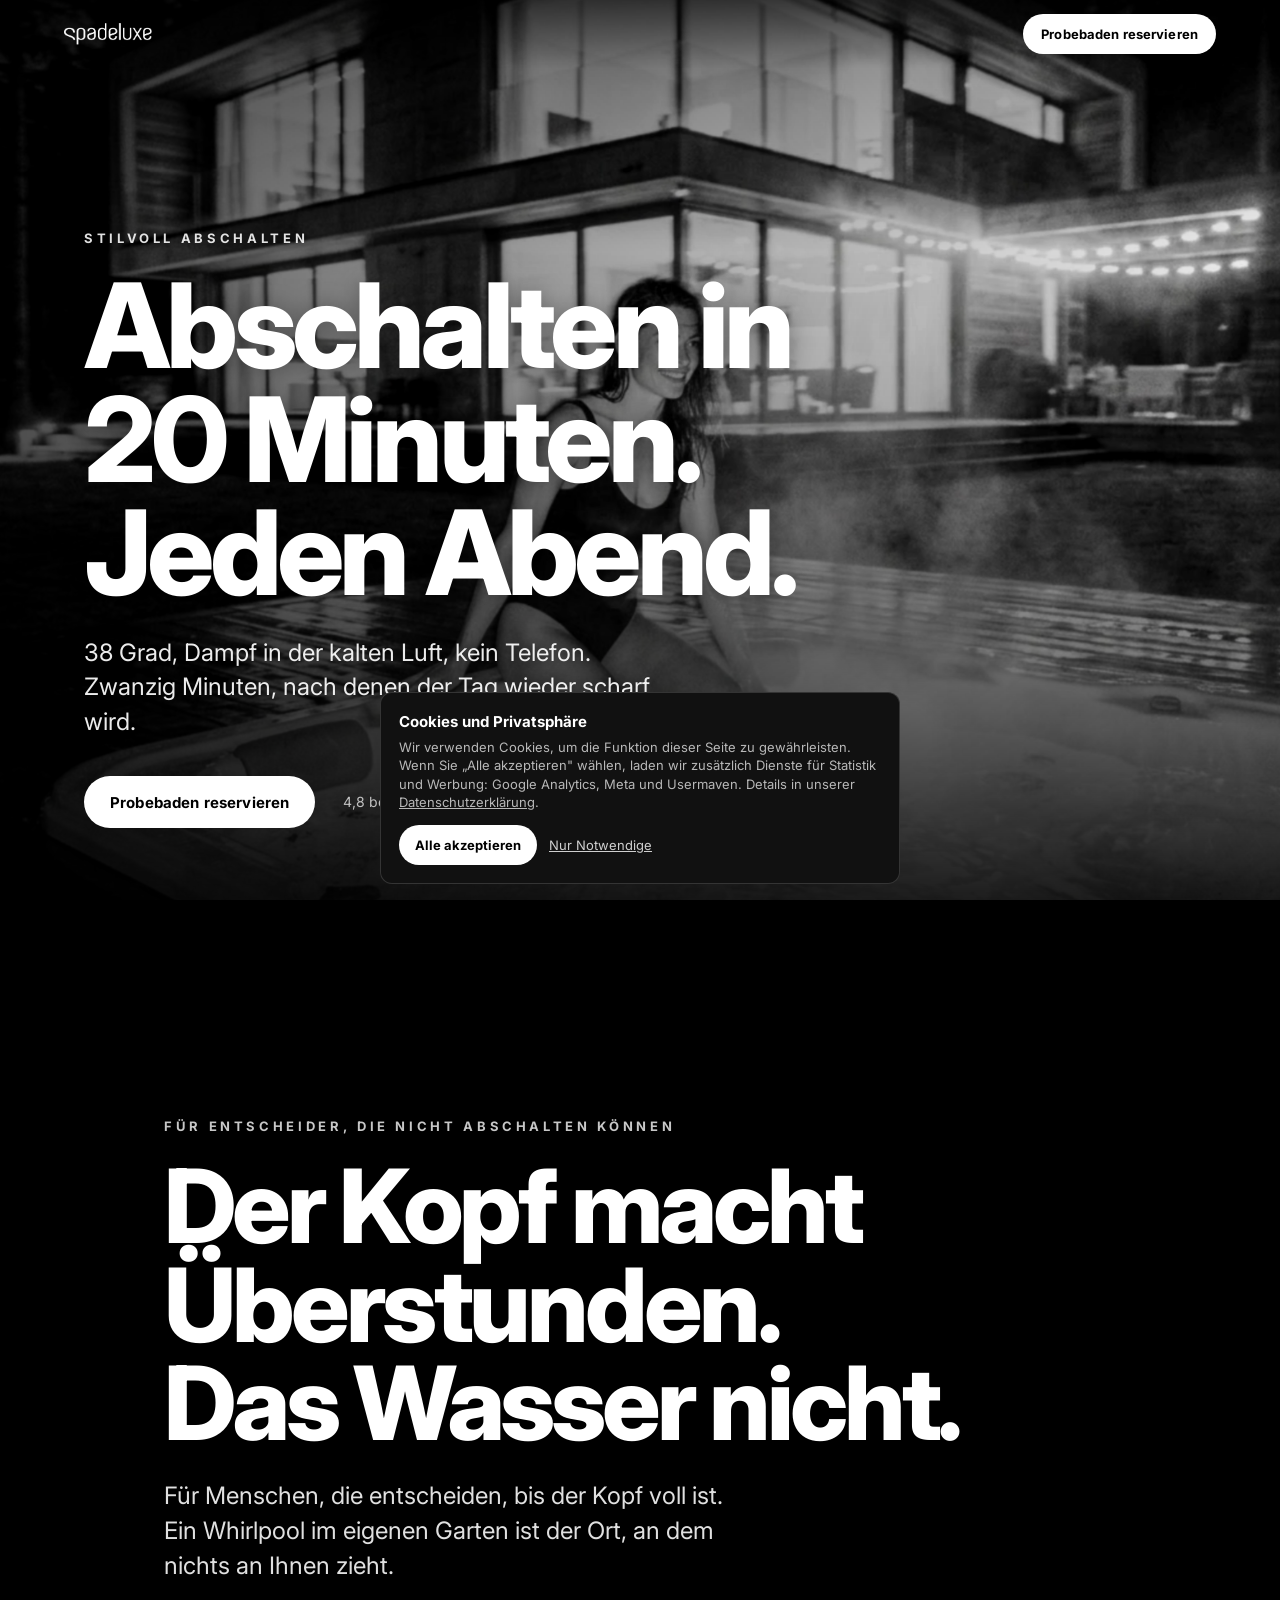
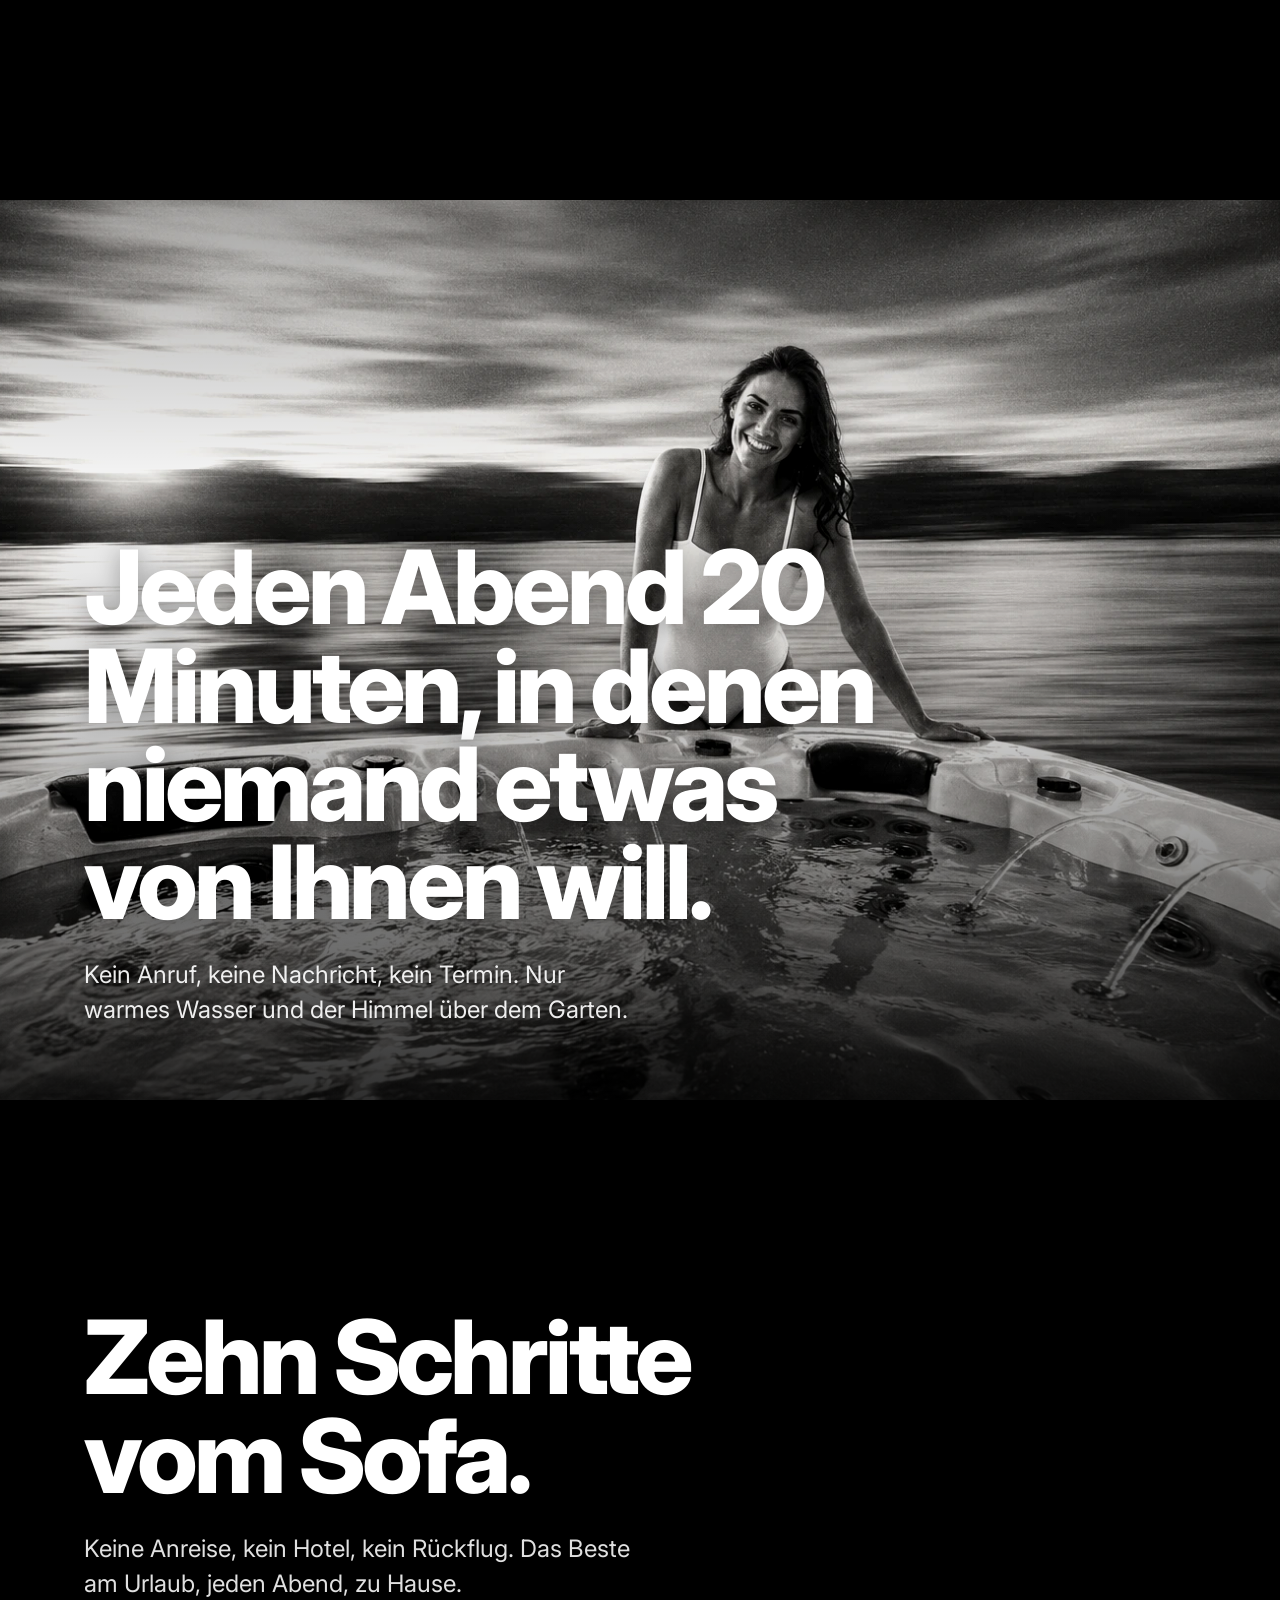
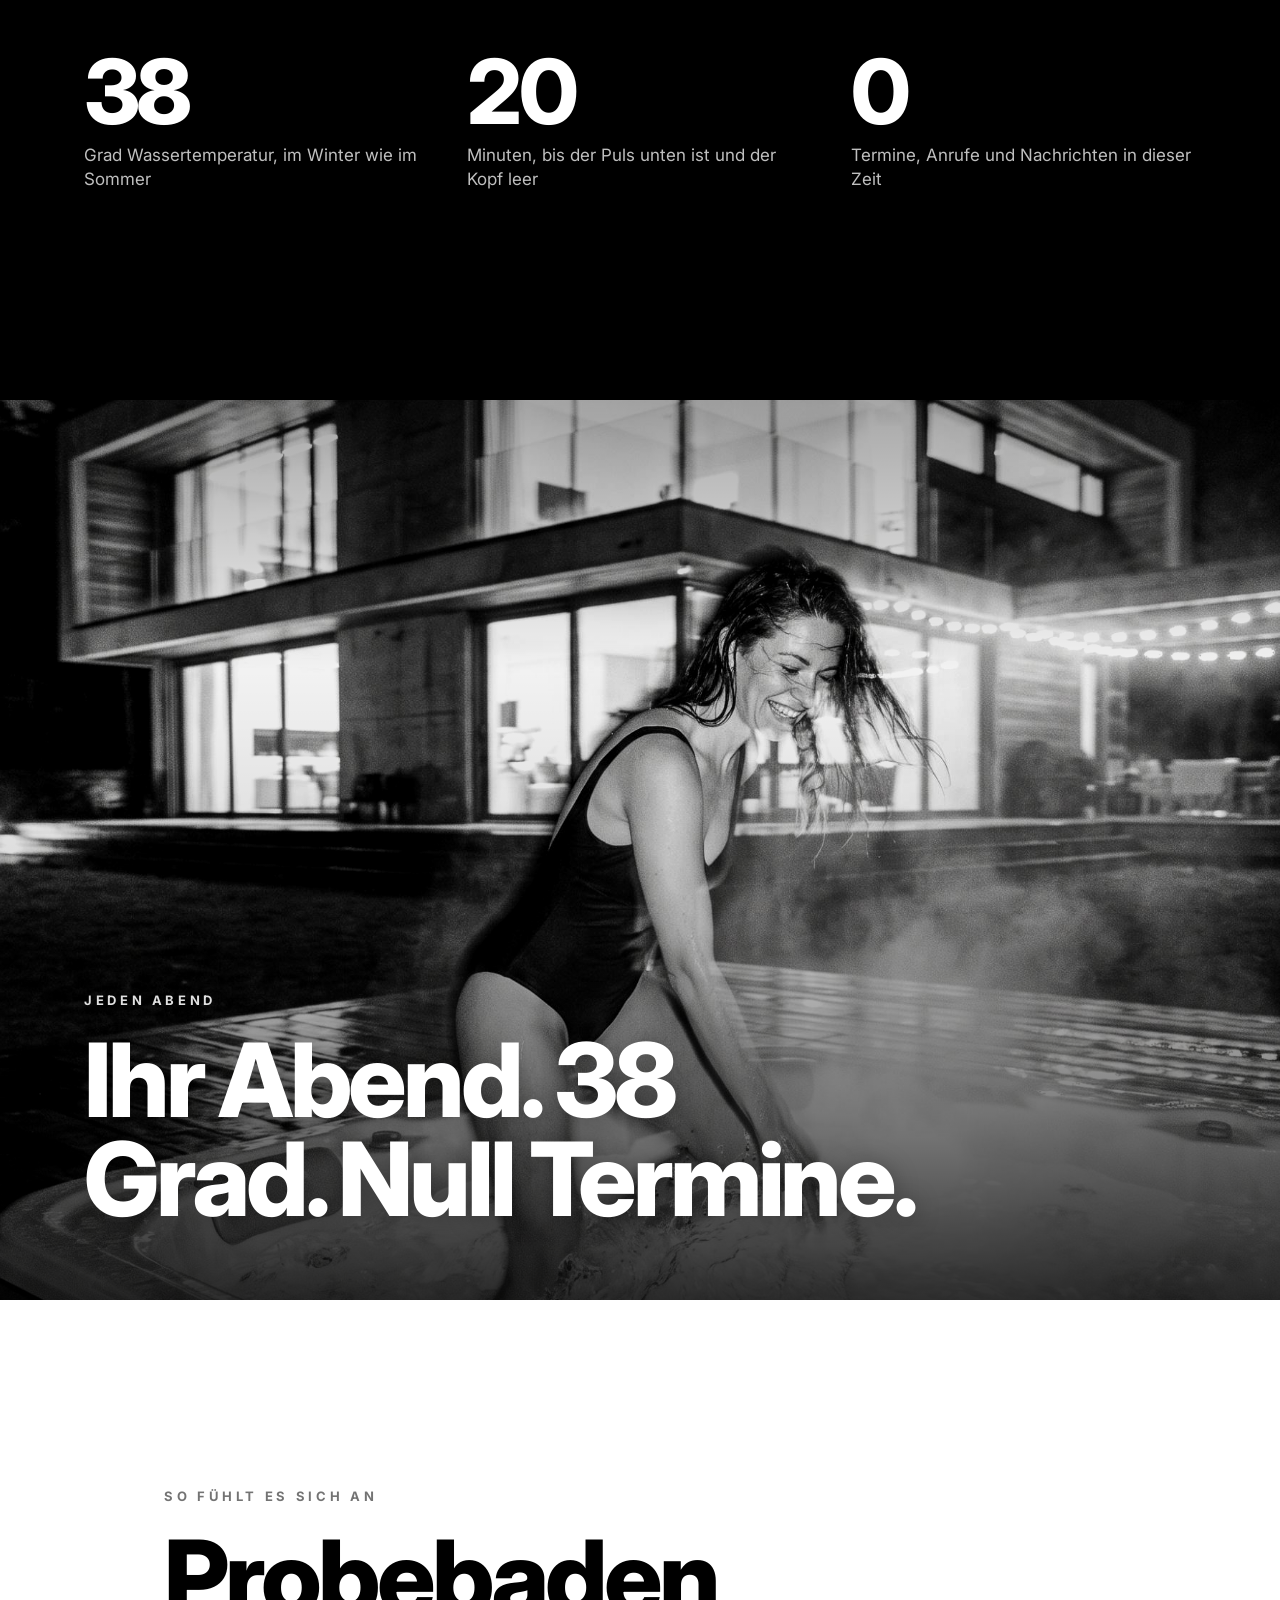
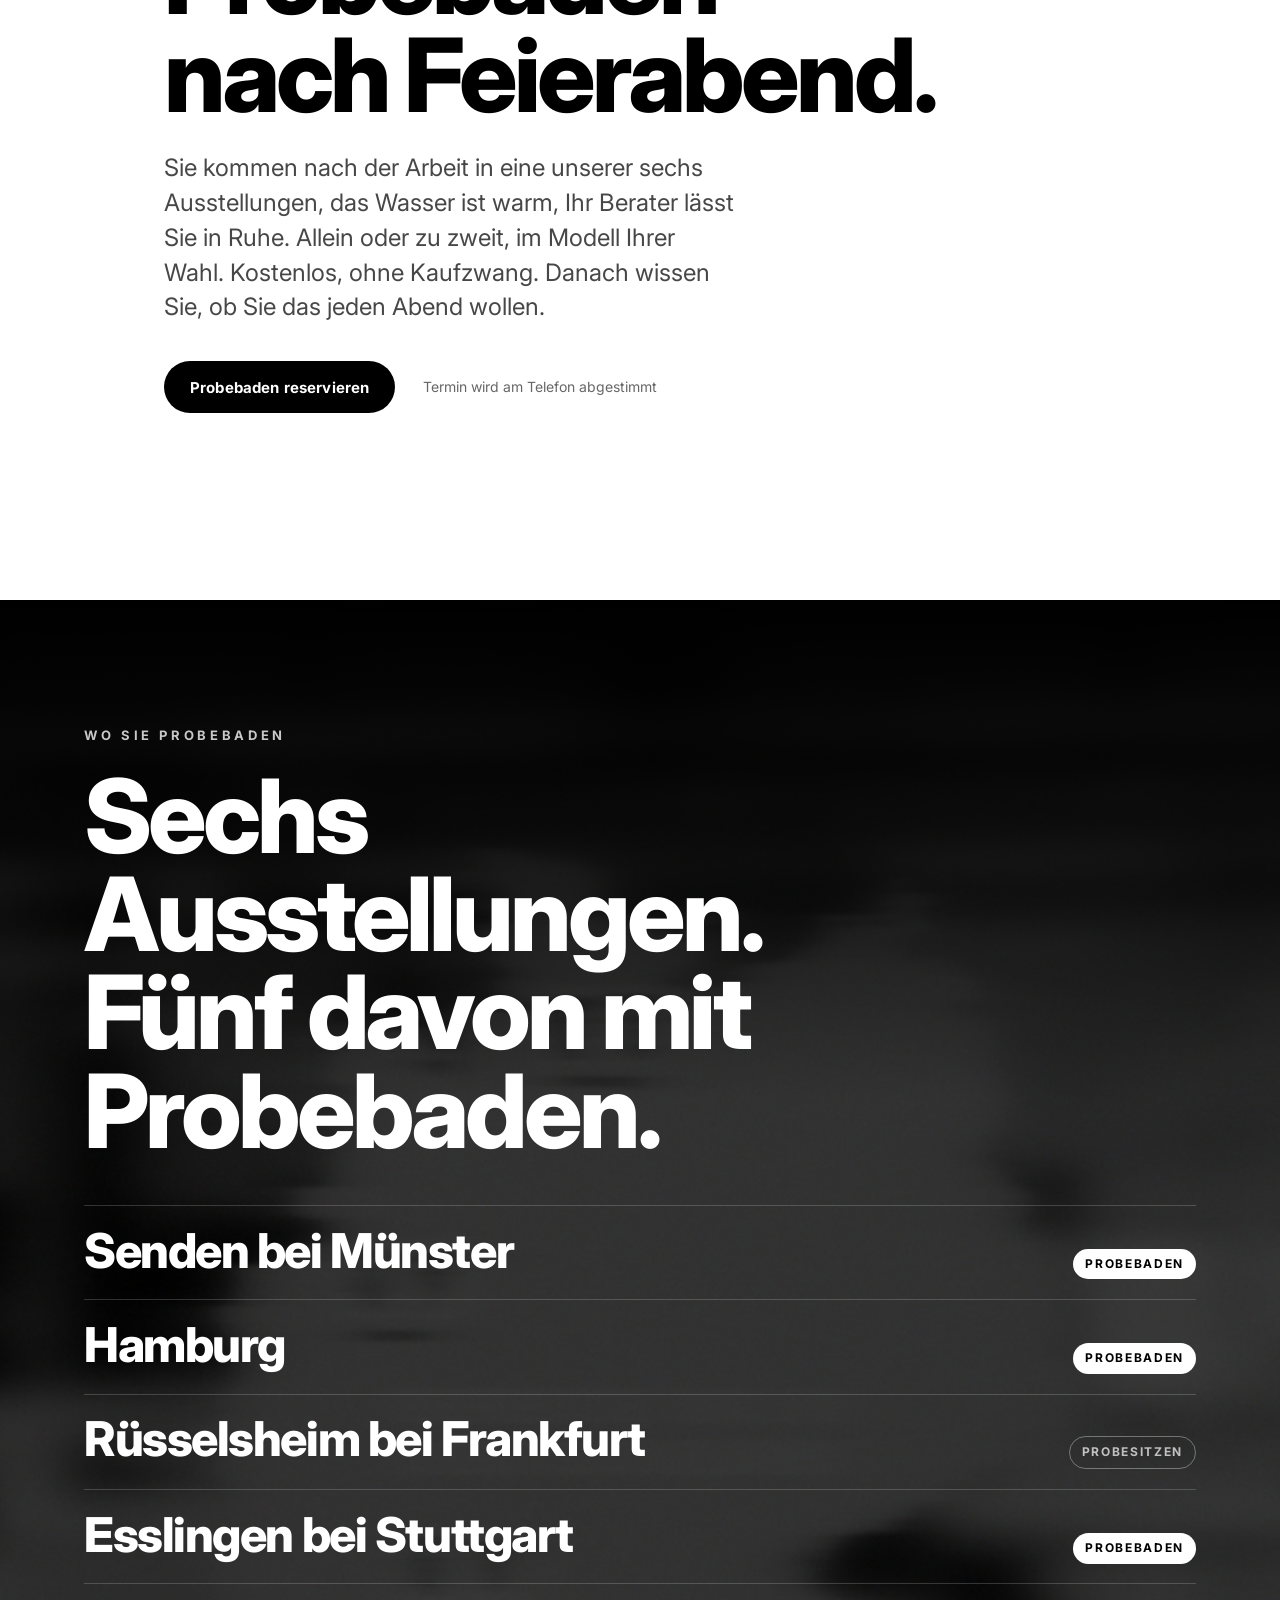
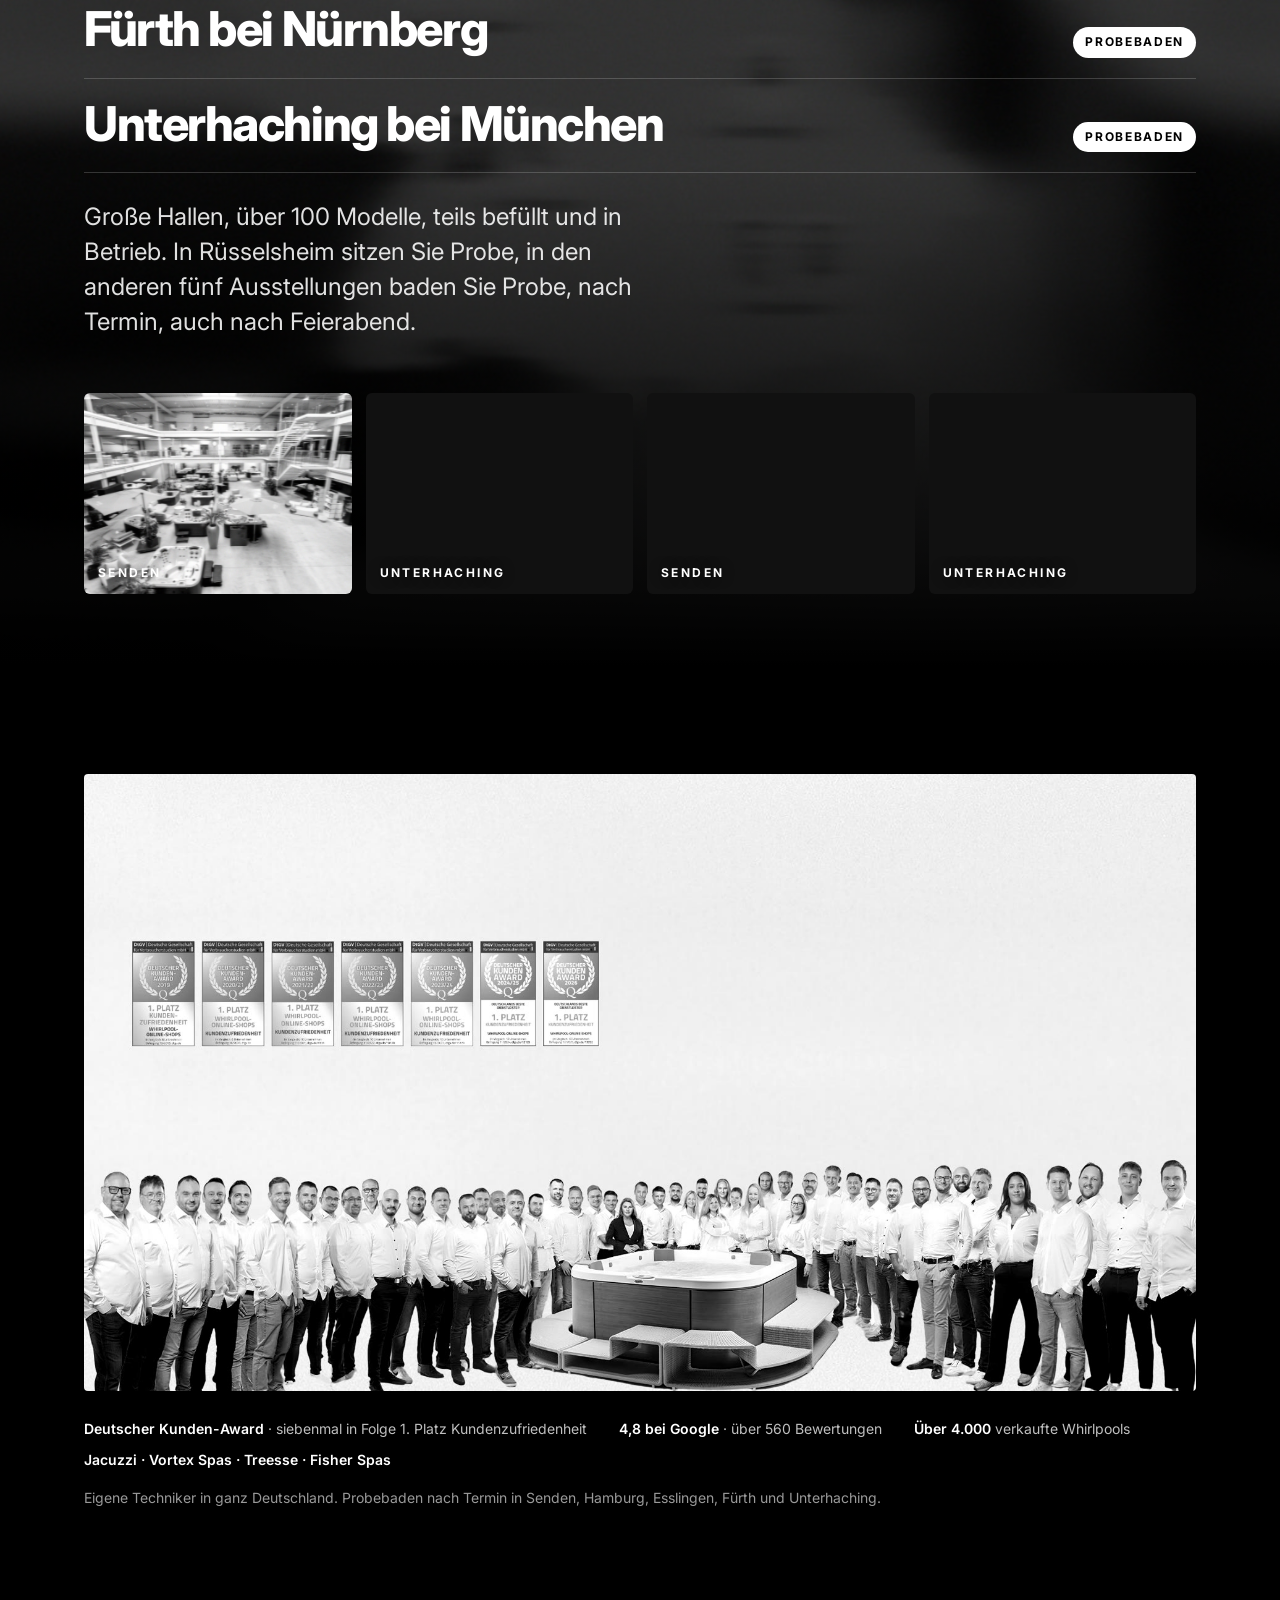
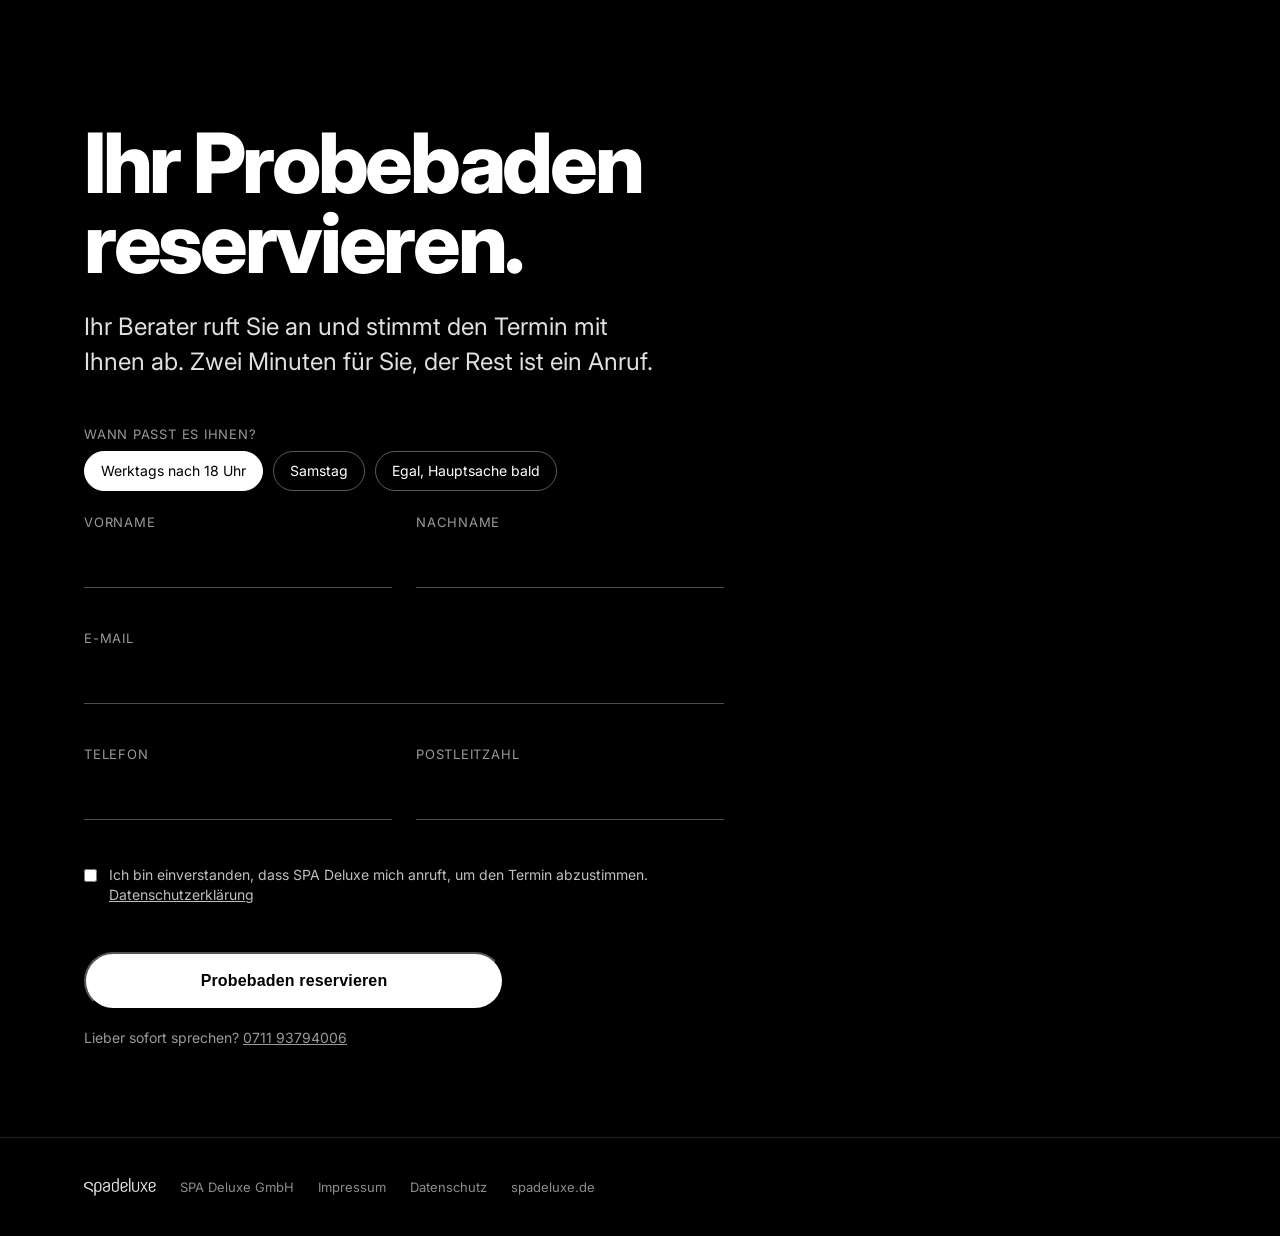
<file: abschalten/index.html>
<!DOCTYPE html>
<html lang="de">
<head>
  <meta charset="UTF-8" />
  <meta name="viewport" content="width=device-width, initial-scale=1, viewport-fit=cover" />
  <meta name="theme-color" content="#000000" />
  <title>Abschalten in 20 Minuten. Jeden Abend. · SPA Deluxe</title>
  <meta name="description" content="Für alle, die abends nicht abschalten können: 38 Grad, Dampf in der kalten Luft, kein Telefon. Probebaden nach Feierabend in einer von sechs Ausstellungen von SPA Deluxe, kostenlos und ohne Kaufzwang." />
  <link rel="canonical" href="https://ads.spadeluxe.de/abschalten/" />
  <meta property="og:type" content="website" />
  <meta property="og:title" content="Abschalten in 20 Minuten. Jeden Abend." />
  <meta property="og:description" content="38 Grad, Dampf in der kalten Luft, kein Telefon. Probebaden nach Feierabend bei SPA Deluxe." />
  <meta property="og:image" content="https://ads.spadeluxe.de/abschalten/assets/bilder/haus-nacht.webp" />
  <meta property="og:locale" content="de_DE" />
  <meta name="twitter:card" content="summary_large_image" />
  <link rel="preconnect" href="https://fonts.googleapis.com" />
  <link rel="preconnect" href="https://fonts.gstatic.com" crossorigin />
  <link href="https://fonts.googleapis.com/css2?family=Inter:wght@500;700;800&display=swap" rel="stylesheet" />
  <link rel="stylesheet" href="abschalten.css" />
  <!--
    Abschalten (Stress-CEO), Kampagnenseite im Apple-Stil, Stand 27.10.2026. Technik: app.js der Bauherren-Seite
    (Einwilligung, Messung, Zoho Web-to-Lead, Erfolgsanzeige, PLZ zur Ausstellung), abschalten.js (Einblenden,
    Zeitwunsch in Description, Vorschau). Zoho: Webformular „Probebaden LP" mit Lead Source „Lead: Probebaden";
    solange xnQsjsdp mit TODO beginnt, sendet app.js nichts und zeigt nur die Bestätigung.
    Vorschau: ?vorschau=danke, ?vorschau=formular, ?ohne=cookies.
  -->
</head>
<body>

<header class="kopf" id="site-header">
  <a href="#top" aria-label="SPA Deluxe"><img class="logo" src="assets/logo-white.png" alt="SPA Deluxe" width="120" height="26" /></a>
  <a href="#termin" class="knopf klein" data-cta="header-primary">Probebaden reservieren</a>
</header>

<!-- 1 · Hero -->
<section class="bild" id="top" style="--pos:60% 50%">
  <img class="bg hero-bg" data-parallax src="assets/bilder/haus-nacht.webp" alt="" width="1814" height="1820" fetchpriority="high" decoding="async" />
  <div class="v"></div>
  <div class="wrap">
    <p class="kicker sofort" style="--d:.05s">Stilvoll abschalten</p>
    <h1 class="sofort" style="--d:.15s">Abschalten in 20 Minuten. Jeden Abend.</h1>
    <p class="satz sofort" style="--d:.32s">38 Grad, Dampf in der kalten Luft, kein Telefon. Zwanzig Minuten, nach denen der Tag wieder scharf wird.</p>
    <div class="zeile sofort" style="--d:.46s">
      <a href="#termin" class="knopf" data-cta="hero-primary">Probebaden reservieren</a>
      <span class="beleg">4,8 bei Google · über 560 Bewertungen · sechs Ausstellungen</span>
    </div>
  </div>
</section>

<!-- 2 · Schmerz -->
<section class="text">
  <div class="wrap">
    <p class="kicker reveal">Für Entscheider, die nicht abschalten können</p>
    <h2 class="gross reveal">Der Kopf macht Überstunden. Das Wasser nicht.</h2>
    <p class="satz reveal">Für Menschen, die entscheiden, bis der Kopf voll ist. Ein Whirlpool im eigenen Garten ist der Ort, an dem nichts an Ihnen zieht.</p>
  </div>
</section>

<!-- 3 · Bild: niemand will etwas -->
<section class="bild" style="--pos:50% 40%">
  <img class="bg" src="assets/bilder/see-unscharf.webp" alt="" width="1536" height="1024" loading="lazy" decoding="async" />
  <div class="v"></div>
  <div class="wrap">
    <h2 class="gross reveal">Jeden Abend 20 Minuten, in denen niemand etwas von Ihnen will.</h2>
    <p class="satz reveal">Kein Anruf, keine Nachricht, kein Termin. Nur warmes Wasser und der Himmel über dem Garten.</p>
  </div>
</section>

<!-- 4 · Zehn Schritte -->
<section class="text">
  <div class="wrap">
    <h2 class="gross reveal">Zehn Schritte vom Sofa.</h2>
    <p class="satz reveal">Keine Anreise, kein Hotel, kein Rückflug. Das Beste am Urlaub, jeden Abend, zu Hause.</p>
    <div class="zahlen reveal">
      <div class="zahl"><strong data-zaehler="38">0</strong><span>Grad Wassertemperatur, im Winter wie im Sommer</span></div>
      <div class="zahl"><strong data-zaehler="20">0</strong><span>Minuten, bis der Puls unten ist und der Kopf leer</span></div>
      <div class="zahl"><strong data-zaehler="0" data-von="12">12</strong><span>Termine, Anrufe und Nachrichten in dieser Zeit</span></div>
    </div>
  </div>
</section>

<!-- 5 · Bild: Einstieg -->
<section class="bild" style="--pos:55% 50%">
  <img class="bg" src="assets/bilder/einstieg.jpg" alt="" width="2000" height="2000" loading="lazy" decoding="async" />
  <div class="v"></div>
  <div class="wrap">
    <p class="kicker reveal">Jeden Abend</p>
    <h2 class="gross reveal">Ihr Abend. 38 Grad. Null Termine.</h2>
  </div>
</section>

<!-- 6 · Probebaden (weiß) -->
<section class="text weiss" id="probebaden">
  <div class="wrap">
    <p class="kicker reveal">So fühlt es sich an</p>
    <h2 class="gross reveal">Probebaden nach Feierabend.</h2>
    <p class="satz reveal">Sie kommen nach der Arbeit in eine unserer sechs Ausstellungen, das Wasser ist warm, Ihr Berater lässt Sie in Ruhe. Allein oder zu zweit, im Modell Ihrer Wahl. Kostenlos, ohne Kaufzwang. Danach wissen Sie, ob Sie das jeden Abend wollen.</p>
    <div class="zeile reveal">
      <a href="#termin" class="knopf hell" data-cta="probebaden-primary">Probebaden reservieren</a>
      <span class="beleg" style="color:rgba(0,0,0,.6)">Termin wird am Telefon abgestimmt</span>
    </div>
  </div>
</section>

<!-- 7a · Ausstellungen -->
<section class="orte-block" id="ausstellungen">
  <img class="bg" src="assets/bilder/ausstellungen-hintergrund.jpg" alt="" width="2000" height="1000" loading="lazy" decoding="async" />
  <div class="v"></div>
  <div class="wrap">
    <p class="kicker reveal">Wo Sie probebaden</p>
    <h2 class="gross reveal">Sechs Ausstellungen. Fünf davon mit Probebaden.</h2>
    <ol class="orte-liste reveal">
      <li><span class="ort">Senden bei Münster</span><span class="tag">Probebaden</span></li>
      <li><span class="ort">Hamburg</span><span class="tag">Probebaden</span></li>
      <li><span class="ort">Rüsselsheim bei Frankfurt</span><span class="tag leise">Probesitzen</span></li>
      <li><span class="ort">Esslingen bei Stuttgart</span><span class="tag">Probebaden</span></li>
      <li><span class="ort">Fürth bei Nürnberg</span><span class="tag">Probebaden</span></li>
      <li><span class="ort">Unterhaching bei München</span><span class="tag">Probebaden</span></li>
    </ol>
    <p class="satz reveal">Große Hallen, über 100 Modelle, teils befüllt und in Betrieb. In Rüsselsheim sitzen Sie Probe, in den anderen fünf Ausstellungen baden Sie Probe, nach Termin, auch nach Feierabend.</p>
  </div>
  <div class="streifen reveal" aria-label="Fotos aus den Ausstellungen">
    <figure><img src="assets/bilder/ausstellung-senden-1.jpg" alt="Ausstellung Senden" loading="lazy" decoding="async" /><figcaption>Senden</figcaption></figure>
    <figure><img src="assets/bilder/ausstellung-unterhaching-1.jpg" alt="Ausstellung Unterhaching" loading="lazy" decoding="async" /><figcaption>Unterhaching</figcaption></figure>
    <figure><img src="assets/bilder/ausstellung-senden-2.jpg" alt="Ausstellung Senden" loading="lazy" decoding="async" /><figcaption>Senden</figcaption></figure>
    <figure><img src="assets/bilder/ausstellung-unterhaching-2.jpg" alt="Ausstellung Unterhaching" loading="lazy" decoding="async" /><figcaption>Unterhaching</figcaption></figure>
  </div>
</section>

<!-- 7 · Vertrauen -->
<section class="vertrauen">
  <div class="wrap">
    <img class="reveal" src="assets/bilder/team-sw.jpg" alt="Das Team von SPA Deluxe vor der Ausstellung" width="1800" height="998" loading="lazy" decoding="async" />
    <div class="belege reveal">
      <span><b>Deutscher Kunden-Award</b> · siebenmal in Folge 1. Platz Kundenzufriedenheit</span>
      <span><b>4,8 bei Google</b> · über 560 Bewertungen</span>
      <span><b>Über 4.000</b> verkaufte Whirlpools</span>
      <span><b>Jacuzzi · Vortex Spas · Treesse · Fisher Spas</b></span>
    </div>
    <p class="orte reveal">Eigene Techniker in ganz Deutschland. Probebaden nach Termin in Senden, Hamburg, Esslingen, Fürth und Unterhaching.</p>
  </div>
</section>

<!-- 8 · Formular -->
<section class="formular" id="termin" data-funnel="abschalten" data-pdf="" data-pdf-name="Abschalten Probebaden">
  <div class="wrap">
    <h2 class="gross reveal">Ihr Probebaden reservieren.</h2>
    <p class="satz reveal">Ihr Berater ruft Sie an und stimmt den Termin mit Ihnen ab. Zwei Minuten für Sie, der Rest ist ein Anruf.</p>

    <div class="form-box" id="lead-box">
      <div class="form-step" id="step-kontakt">
        <form id="lead-form" action="https://crm.zoho.eu/crm/WebToLeadForm" method="POST" target="zoho-lead-sink" accept-charset="UTF-8" novalidate>
          <input type="hidden" name="xnQsjsdp" value="f28d48c1a04ffcfc5a715ac5e2339dca16dcaeaff852becb36c75061ecadcff6" />
          <input type="hidden" name="xmIwtLD" value="f833136635b31e46505a0e0ec492f274b5201330eb4d62287438bc7d4edfd412823209a94257f20344ccd245897169f3" />
          <input type="hidden" name="actionType" value="TGVhZHM=" />
          <input type="hidden" name="returnURL" value="https://ads.spadeluxe.de/abschalten/" />
          <input type="hidden" name="Lead Source" value="Lead: Probebaden" />
          <input type="hidden" name="Description" id="lead-description" value="" />
          <input type="hidden" name="LEADCF157" data-attr="utm_source" data-max="100" />
          <input type="hidden" name="LEADCF156" data-attr="utm_medium" data-max="100" />
          <input type="hidden" name="LEADCF159" data-attr="utm_campaign" data-max="100" />
          <input type="hidden" name="LEADCF158" data-attr="gclid" data-max="255" />
          <input type="hidden" name="zc_gad" data-attr="gclid" />
          <input type="hidden" name="LEADCF177" data-attr="utm_content" data-max="255" />
          <input type="hidden" name="LEADCF178" data-attr="fbclid" data-max="255" />
          <input type="hidden" name="LEADCF169" data-filiale data-max="255" />
          <input type="hidden" name="LEADCF17" data-territory />
          <input type="hidden" name="aG9uZXlwb3Q" value="" />
          <div class="hp-field" aria-hidden="true">
            <label for="website_url">Website (bitte frei lassen)</label>
            <input type="text" id="website_url" name="website_url" tabindex="-1" autocomplete="off" />
          </div>

          <div class="feld">
            <label id="zeit-label">Wann passt es Ihnen?</label>
            <div class="chips" role="group" aria-labelledby="zeit-label" data-zeit>
              <button type="button" class="chip" aria-pressed="true" data-wert="Werktags nach 18 Uhr">Werktags nach 18 Uhr</button>
              <button type="button" class="chip" aria-pressed="false" data-wert="Samstag">Samstag</button>
              <button type="button" class="chip" aria-pressed="false" data-wert="Egal, Hauptsache bald">Egal, Hauptsache bald</button>
            </div>
          </div>

          <div class="zwei">
            <div class="feld">
              <label for="lead-first">Vorname</label>
              <input type="text" id="lead-first" name="First Name" autocomplete="given-name" />
            </div>
            <div class="feld">
              <label for="lead-last">Nachname</label>
              <input type="text" id="lead-last" name="Last Name" autocomplete="family-name" aria-describedby="err-lead-last" />
              <p class="field-error" id="err-lead-last" role="status" aria-live="polite"></p>
            </div>
          </div>
          <div class="feld">
            <label for="lead-email">E-Mail</label>
            <input type="email" id="lead-email" name="Email" autocomplete="email" inputmode="email" aria-describedby="err-lead-email" />
            <p class="field-error" id="err-lead-email" role="status" aria-live="polite"></p>
          </div>
          <div class="zwei">
            <div class="feld">
              <label for="lead-phone">Telefon</label>
              <input type="tel" id="lead-phone" name="Phone" autocomplete="tel" inputmode="tel" aria-describedby="err-lead-phone" />
              <p class="field-error" id="err-lead-phone" role="status" aria-live="polite"></p>
            </div>
            <div class="feld">
              <label for="lead-plz">Postleitzahl</label>
              <input type="text" id="lead-plz" name="Zip Code" autocomplete="postal-code" inputmode="numeric" pattern="[0-9]*" maxlength="5" aria-describedby="err-lead-plz hint-lead-plz" />
              <p class="field-hint" id="hint-lead-plz" aria-live="polite"></p>
              <p class="field-error" id="err-lead-plz" role="status" aria-live="polite"></p>
            </div>
          </div>

          <label class="consent-label" for="lead-consent">
            <input type="checkbox" id="lead-consent" name="privacyConsent" value="ja" aria-describedby="err-lead-consent" />
            <span>Ich bin einverstanden, dass SPA Deluxe mich anruft, um den Termin abzustimmen. <a href="https://spadeluxe.de/datenschutz/" target="_blank" rel="noopener">Datenschutzerklärung</a></span>
          </label>
          <p class="field-error" id="err-lead-consent" role="status" aria-live="polite"></p>

          <button type="submit" class="knopf" id="lead-submit">Probebaden reservieren</button>
        </form>
        <p class="form-foot">Lieber sofort sprechen? <a href="tel:+4971193794006">0711 93794006</a></p>
      </div>

      <iframe name="zoho-lead-sink" title="Zoho" hidden aria-hidden="true"></iframe>

      <div class="lead-success" id="lead-success" data-phase="prep" hidden>
        <div class="lead-prep">
          <div class="lead-prep-bar" aria-hidden="true"><span class="lead-prep-bar-fill"></span></div>
          <p class="lead-prep-text" role="status">Ihr Probebaden wird reserviert …</p>
        </div>
        <div class="lead-done">
          <svg class="lead-check" viewBox="0 0 56 56" width="56" height="56" aria-hidden="true" focusable="false"><circle class="lead-check-bg" cx="28" cy="28" r="25" /><circle class="lead-check-ring" cx="28" cy="28" r="25" /><path class="lead-check-tick" d="M17 29.5l7.2 7.2L39.5 21" /></svg>
          <h3 class="lead-done-title" id="lead-success-title" tabindex="-1">Danke<span data-lead-name hidden>, <span data-lead-first></span></span>. Ihr Berater ruft Sie an.</h3>
          <div class="ticket" aria-label="Ihre Reservierung">
            <div class="ticket-kopf"><span class="t1">Probebaden nach Feierabend</span><span class="t2">SPA Deluxe</span></div>
            <div class="ticket-zeile"><span class="k">Anruf</span><span class="v">werktags innerhalb weniger Stunden, von einer Nummer von SPA Deluxe</span></div>
            <div class="ticket-zeile"><span class="k">Termin</span><span class="v">stimmen Sie am Telefon ab, nach Feierabend oder am Samstag</span></div>
            <div class="ticket-zeile"><span class="k">Ort</span><span class="v">Ihre nächste Ausstellung, das Modell Ihrer Wahl, das Wasser ist warm</span></div>
          </div>
          <div class="ticket-aktionen"></div>
          <div class="lead-done-note">
            <p>Bis dahin: Nichts vorbereiten. Badesachen reichen, Handtücher haben wir.</p>
            <p class="lead-done-fast">Lieber sofort sprechen? <a href="tel:+4971193794006">0711 93794006</a></p>
          </div>
        </div>
      </div>
    </div>
  </div>
</section>

<footer class="fuss">
  <div class="wrap">
    <img src="assets/logo-white.png" alt="SPA Deluxe" />
    <span>SPA Deluxe GmbH</span>
    <a href="https://spadeluxe.de/impressum/" target="_blank" rel="noopener">Impressum</a>
    <a href="https://spadeluxe.de/datenschutz/" target="_blank" rel="noopener">Datenschutz</a>
    <a href="https://spadeluxe.de/" target="_blank" rel="noopener">spadeluxe.de</a>
  </div>
</footer>

<div class="cookie-banner" id="cookie-banner" role="dialog" aria-labelledby="cookie-title" aria-describedby="cookie-desc" aria-hidden="true">
  <h4 id="cookie-title">Cookies und Privatsphäre</h4>
  <p id="cookie-desc">Wir verwenden Cookies, um die Funktion dieser Seite zu gewährleisten. Wenn Sie „Alle akzeptieren" wählen, laden wir zusätzlich Dienste für Statistik und Werbung: Google Analytics, Meta und Usermaven. Details in unserer <a href="https://spadeluxe.de/datenschutz/" target="_blank" rel="noopener">Datenschutzerklärung</a>.</p>
  <div class="cookie-actions">
    <button type="button" class="btn btn-primary" data-cookie="all">Alle akzeptieren</button>
    <button type="button" class="cookie-essential" data-cookie="essential">Nur Notwendige</button>
  </div>
</div>

<script src="abschalten.js" defer></script>
<script src="app.js" defer></script>
</body>
</html>
</file>
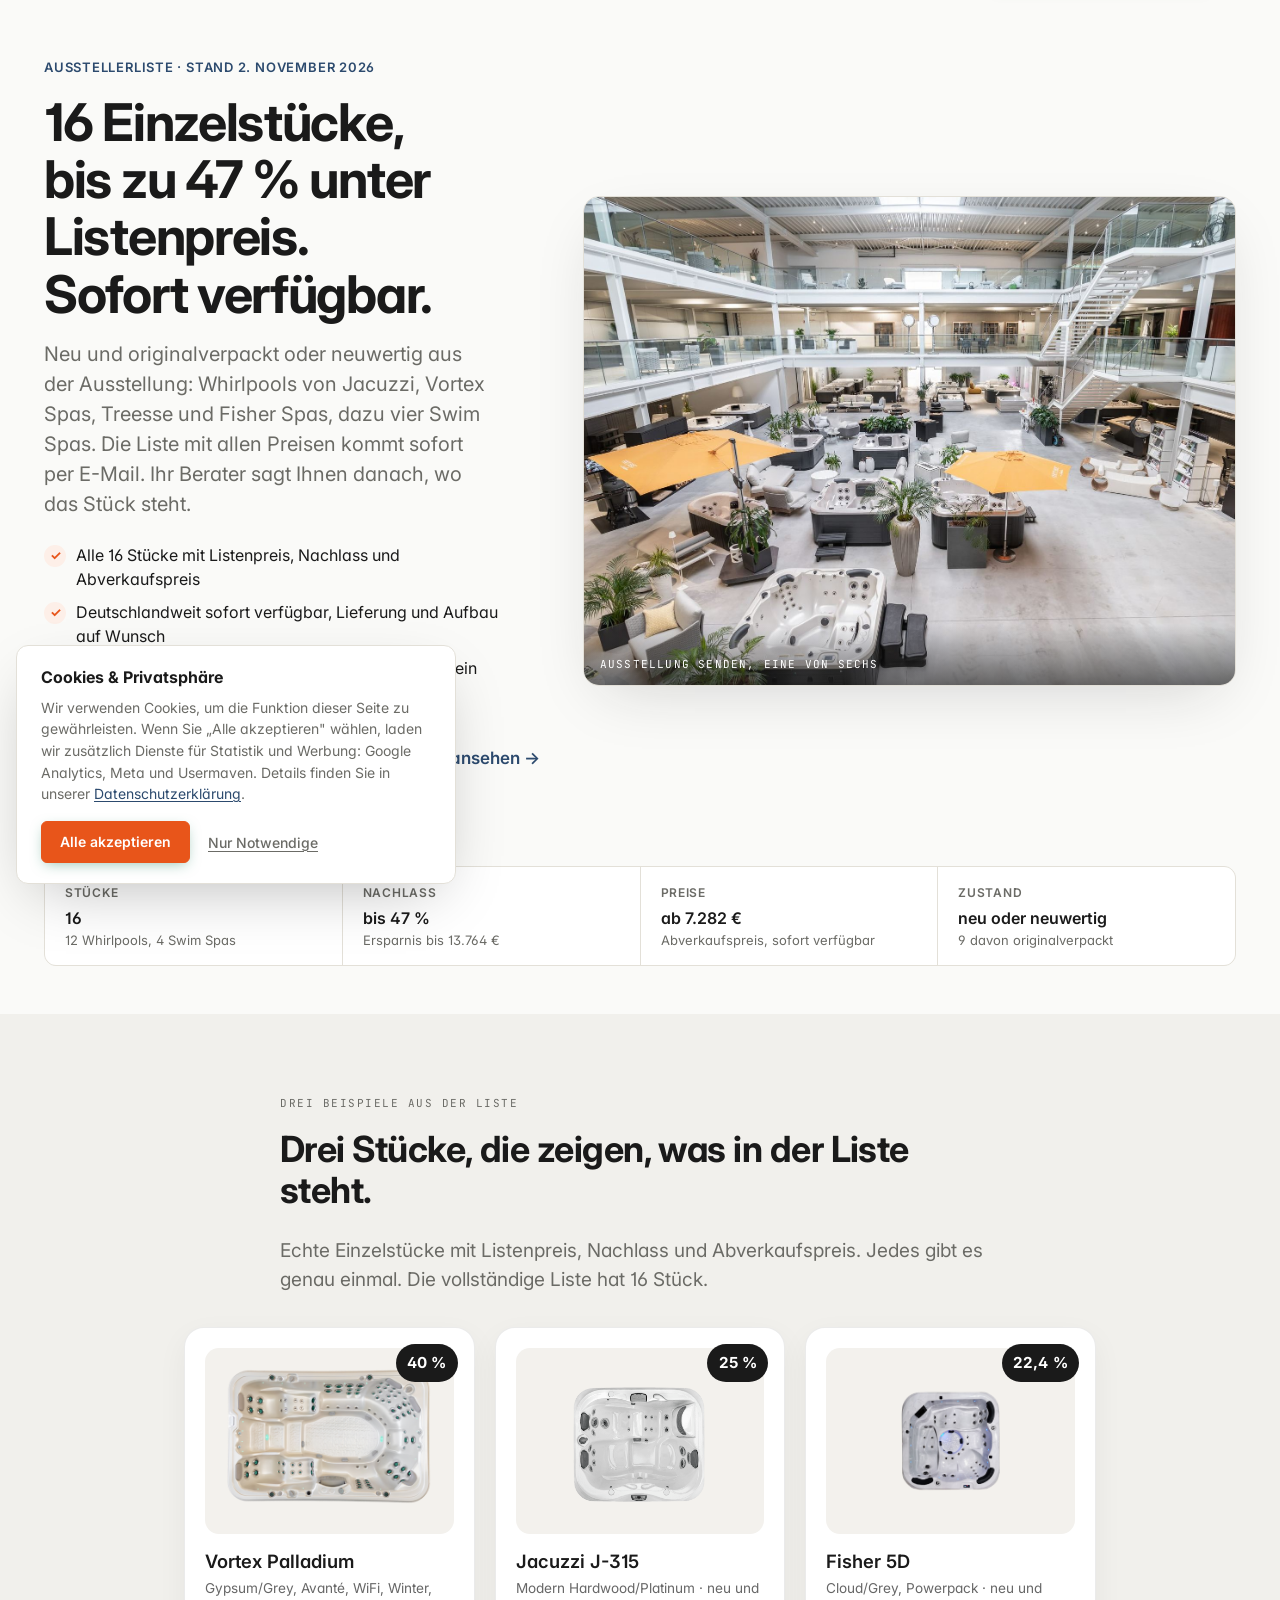
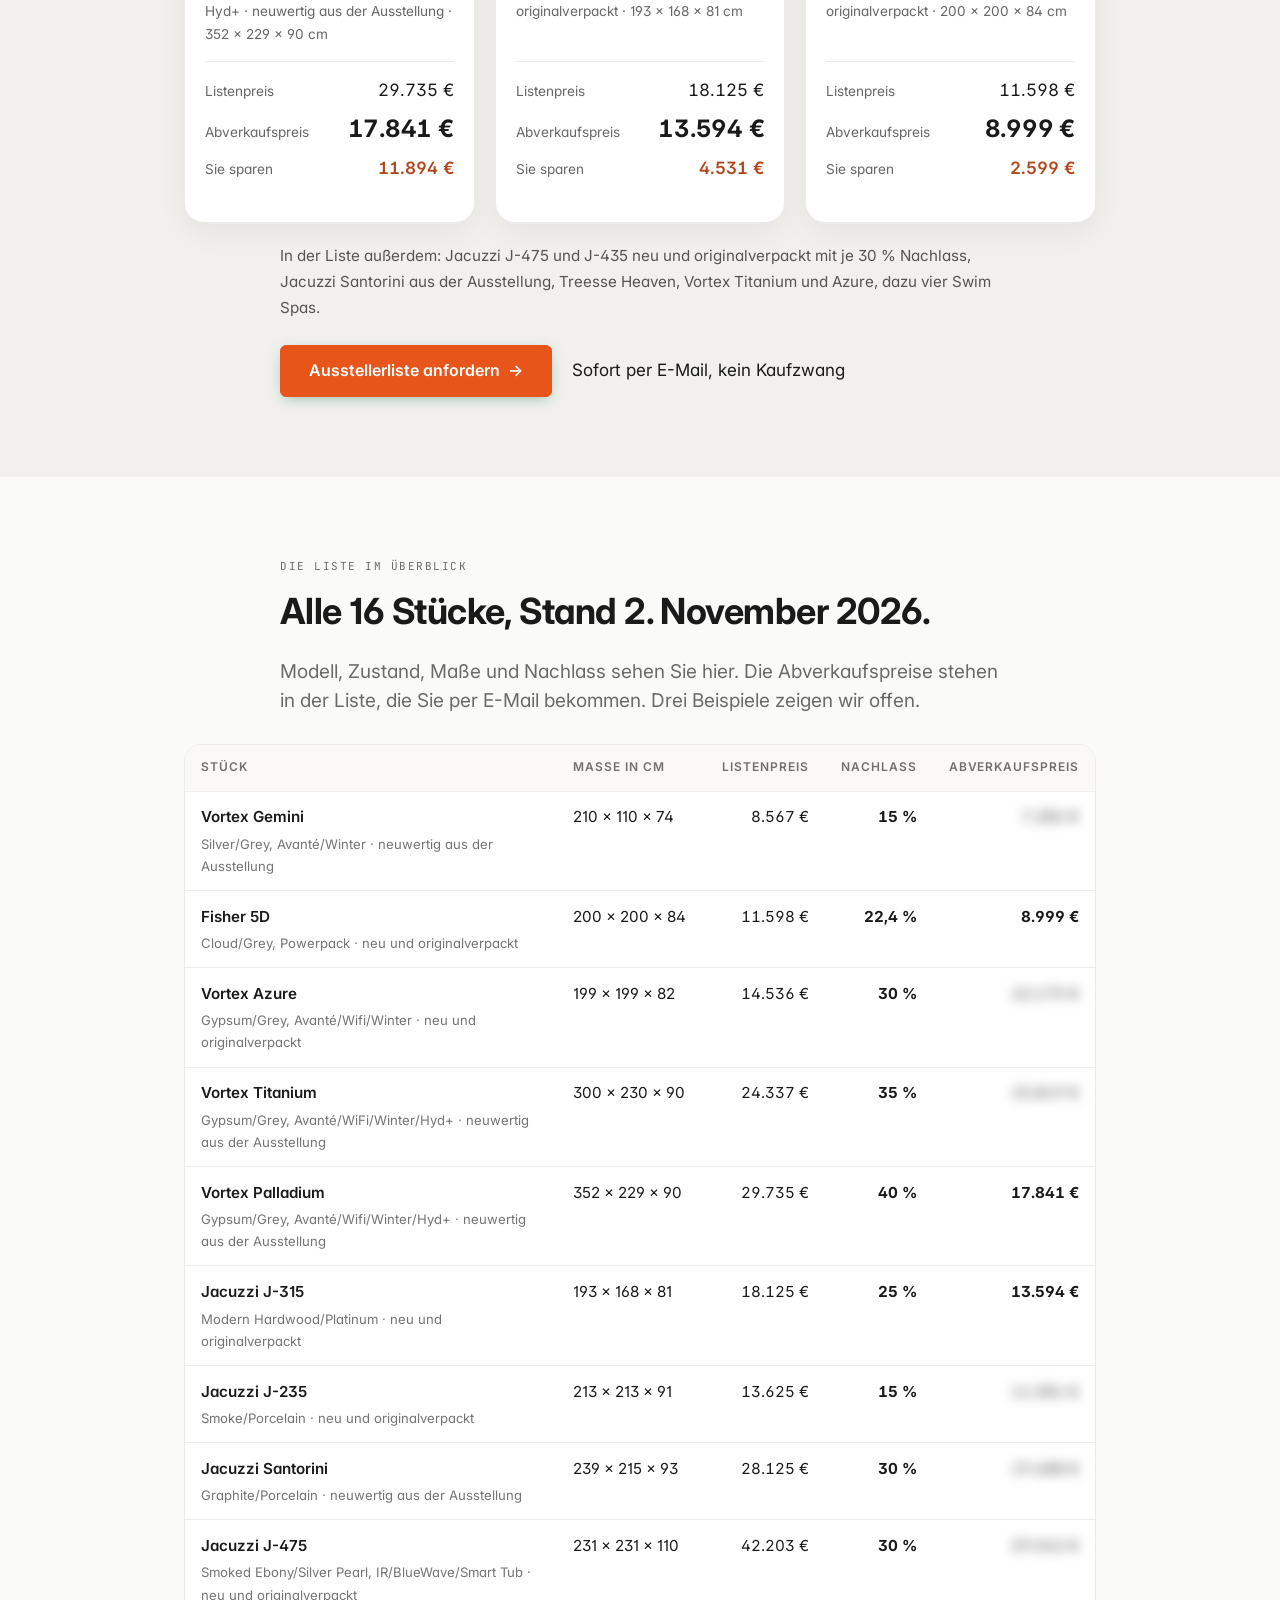
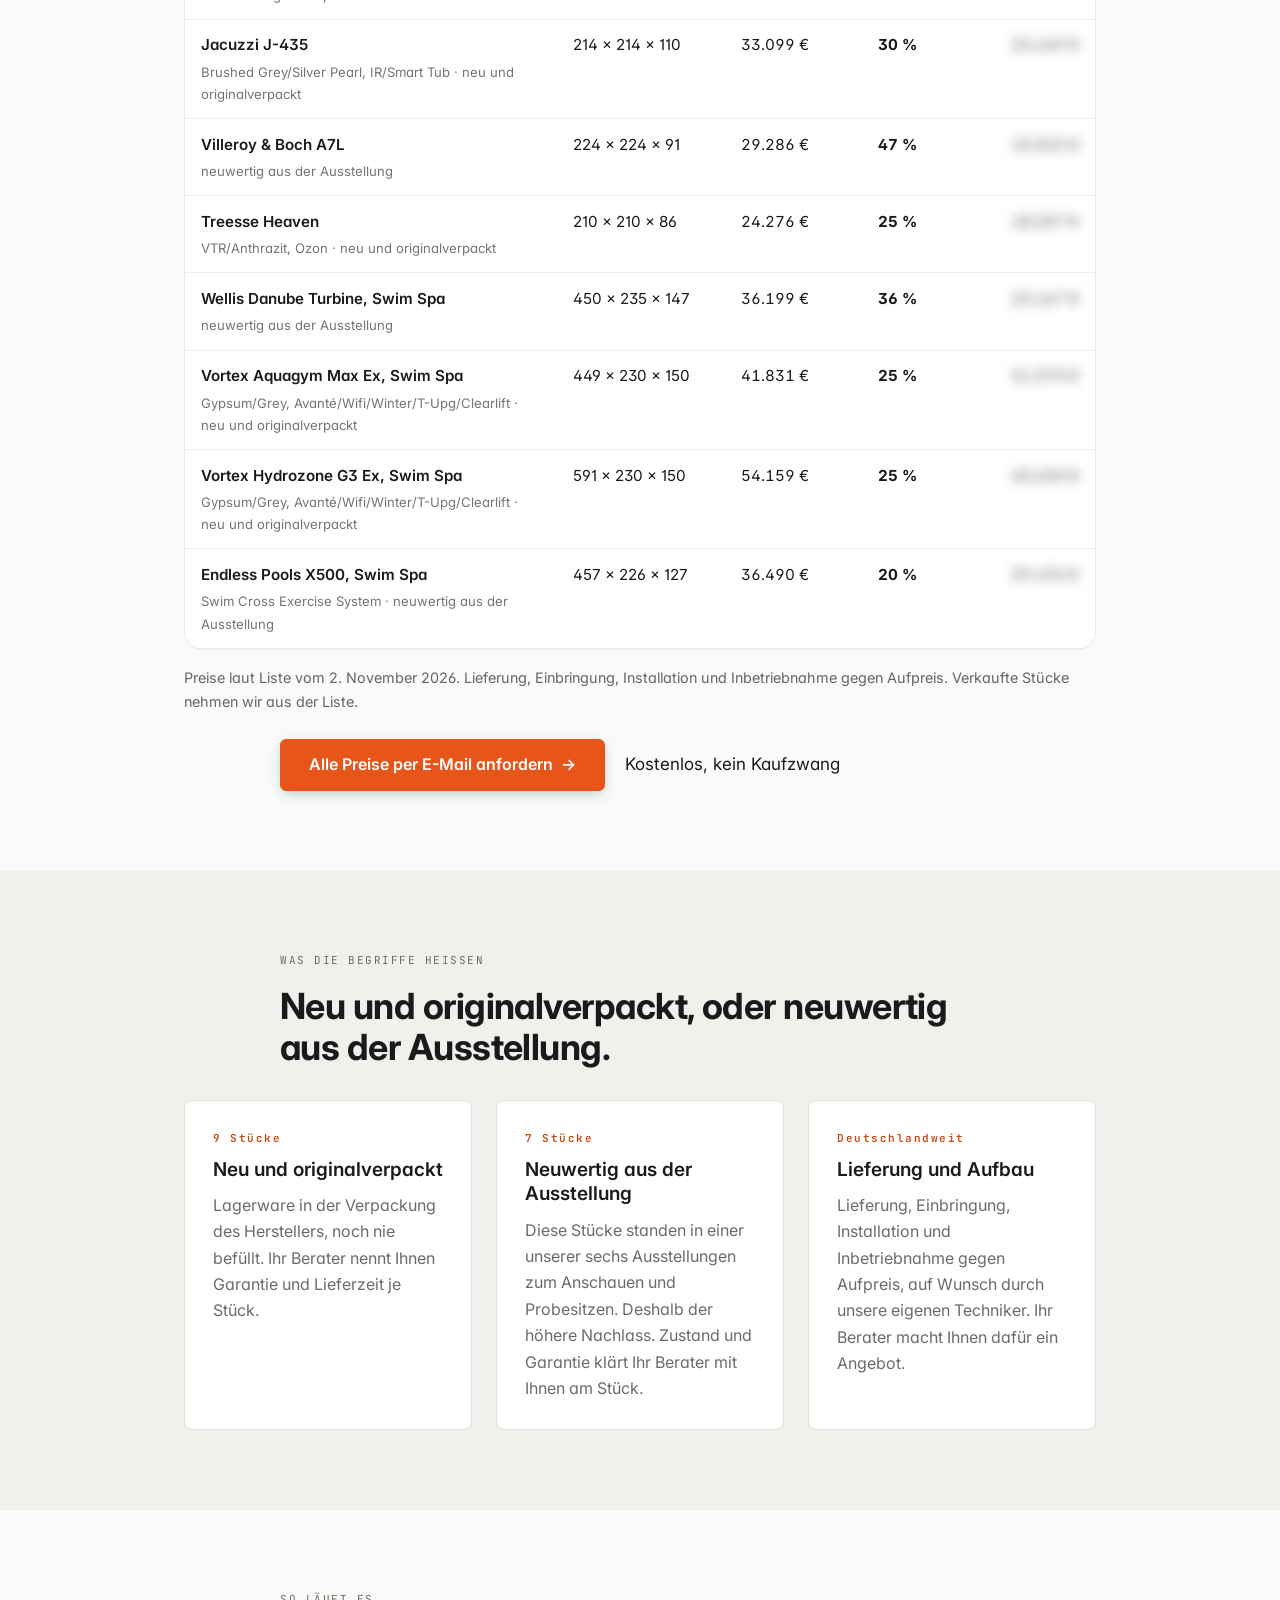
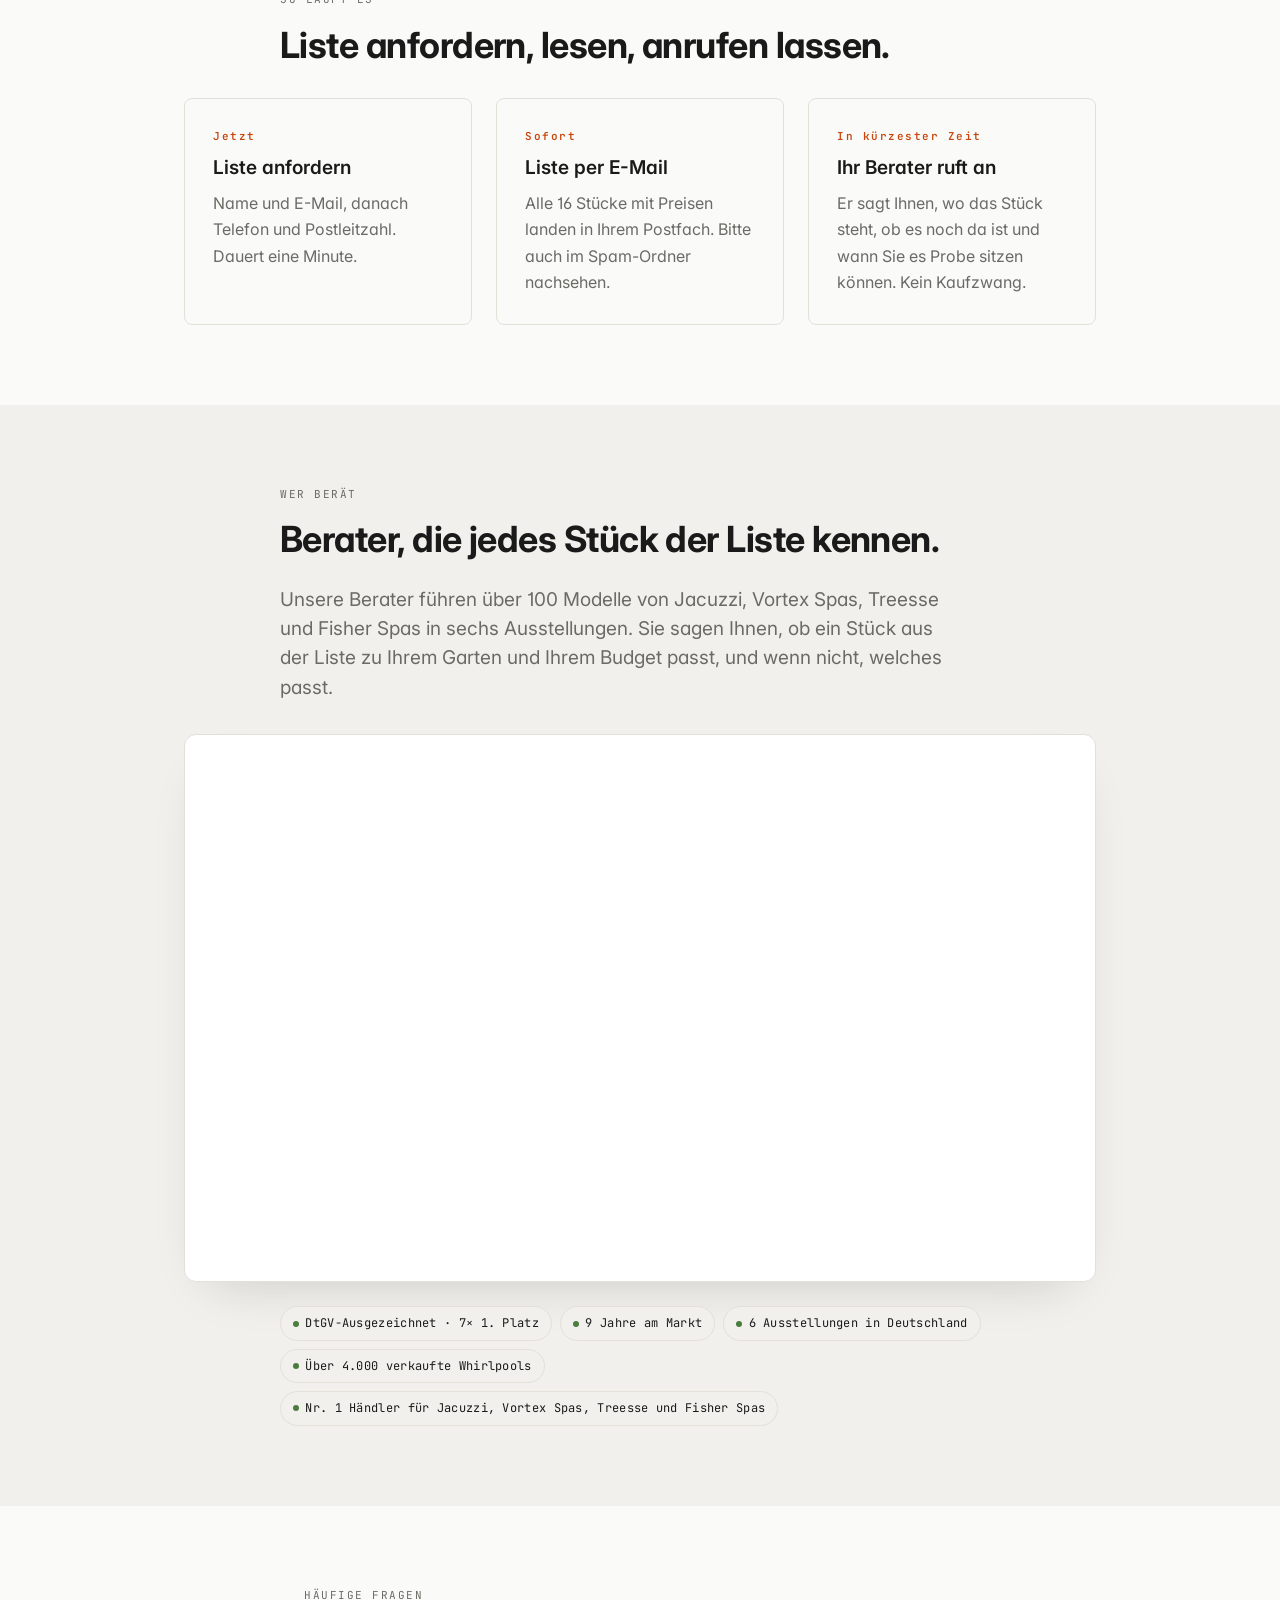
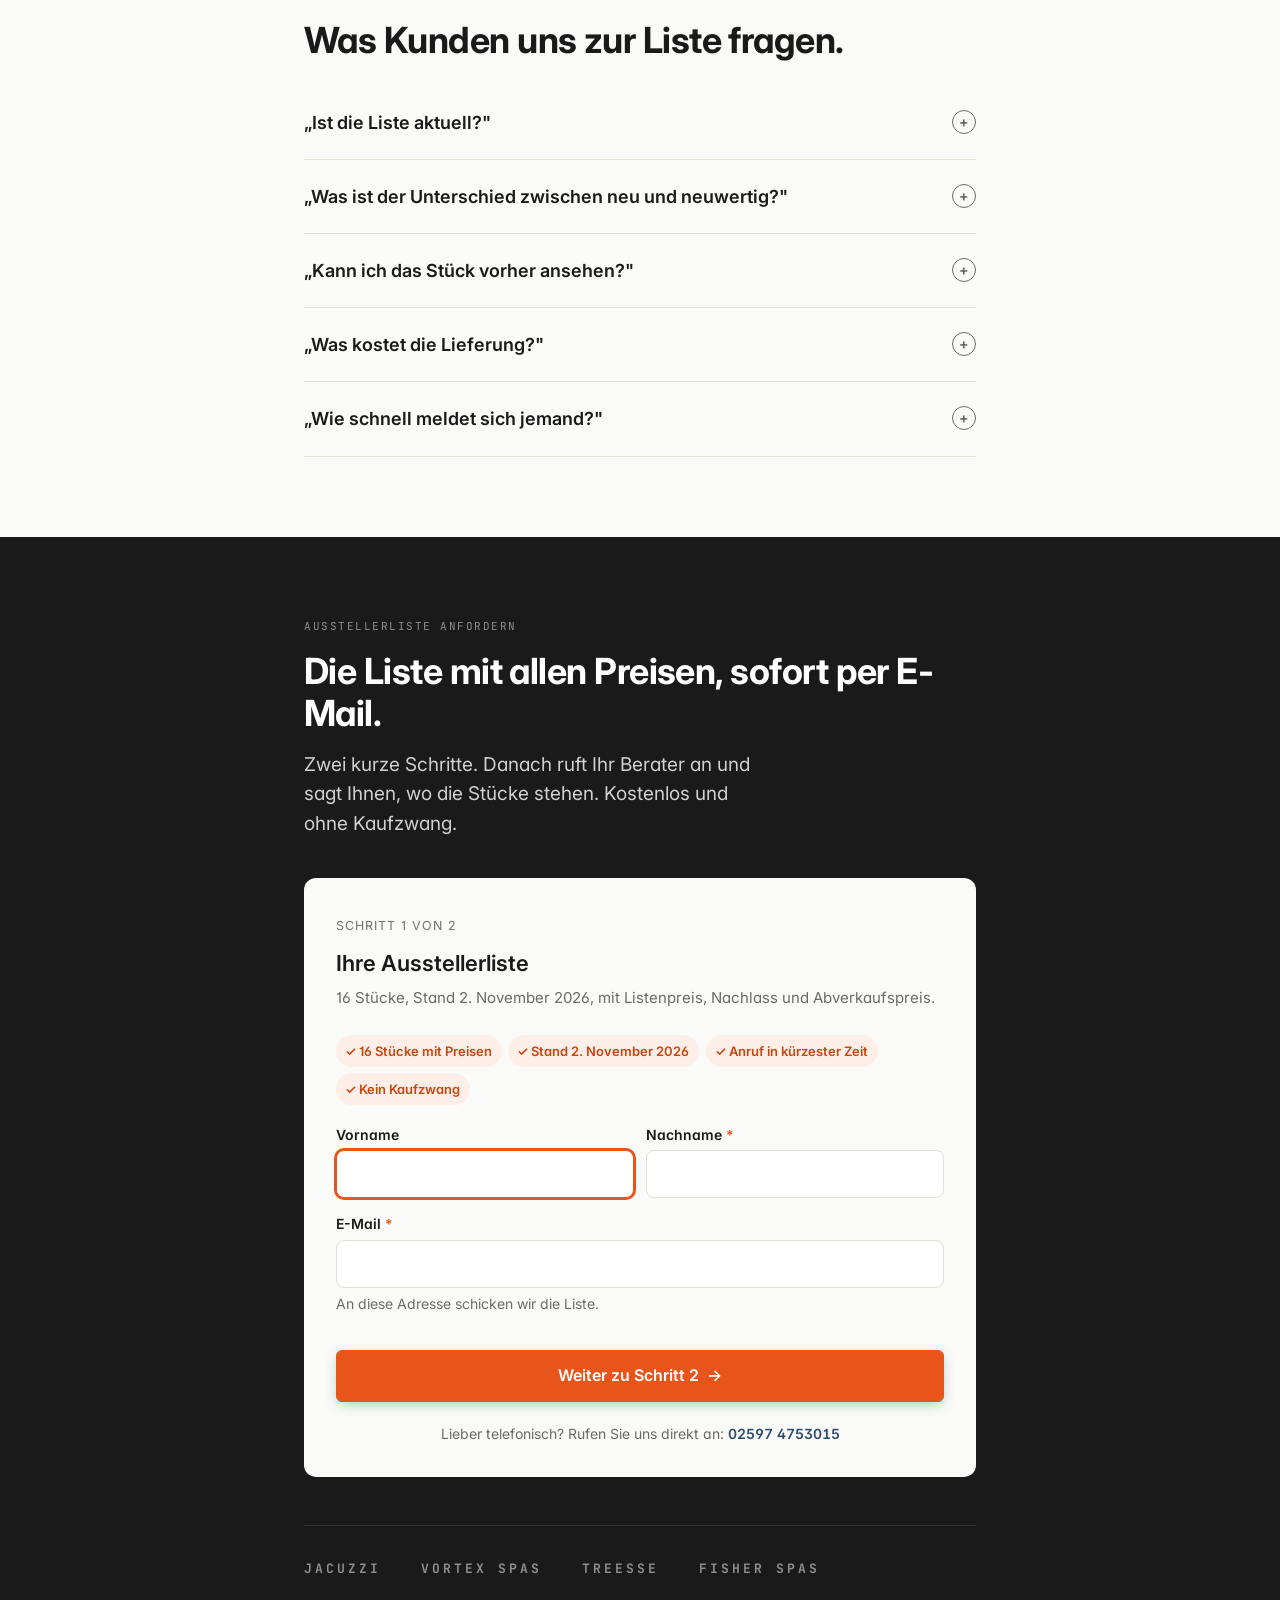
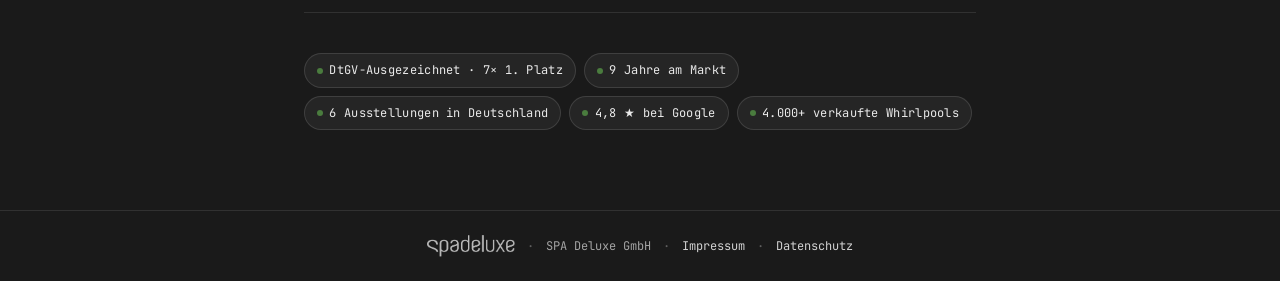
<file: ausstellerliste/index.html>
<!DOCTYPE html>
<html lang="de">
<head>
  <meta charset="UTF-8" />
  <meta name="viewport" content="width=device-width, initial-scale=1, viewport-fit=cover" />
  <meta name="theme-color" content="#1A1A1A" />
  <title>Ausstellerliste: 16 Whirlpool-Einzelstücke bis zu 47 % unter Listenpreis · SPA Deluxe</title>
  <meta name="description" content="Die aktuelle Ausstellerliste von SPA Deluxe: 16 Einzelstücke von Jacuzzi, Vortex Spas, Treesse und Fisher Spas, neu und originalverpackt oder neuwertig aus der Ausstellung, bis zu 47 % unter Listenpreis. Liste sofort per E-Mail." />
  <meta name="robots" content="noindex, follow" />
  <link rel="canonical" href="https://ads.spadeluxe.de/ausstellerliste/" />

  <meta property="og:type" content="website" />
  <meta property="og:title" content="16 Einzelstücke, bis zu 47 % unter Listenpreis. Sofort verfügbar." />
  <meta property="og:description" content="Die Ausstellerliste von SPA Deluxe mit allen Preisen, sofort per E-Mail. Whirlpools von Jacuzzi, Vortex Spas, Treesse und Fisher Spas, dazu Swim Spas." />
  <meta property="og:image" content="https://ads.spadeluxe.de/ausstellerliste/assets/halle_senden.jpg" />
  <meta property="og:image:width" content="1700" />
  <meta property="og:image:height" content="1133" />
  <meta property="og:locale" content="de_DE" />
  <meta name="twitter:card" content="summary_large_image" />

  <link rel="preconnect" href="https://fonts.googleapis.com" />
  <link rel="preconnect" href="https://fonts.gstatic.com" crossorigin />
  <link href="https://fonts.googleapis.com/css2?family=Inter:wght@400;500;600;700&family=JetBrains+Mono:wght@400;500;600;700&display=swap" rel="stylesheet" />

  <link rel="stylesheet" href="styles.css?v=20261102a" />
  <link rel="stylesheet" href="liste.css?v=20261102b" />

  <!--
    Ausstellerliste, Fassung 1 vom 02.11.2026 (Go Sergej: neue Seite im eigenen Baukasten).
    Angebot: die Liste der Einzelstücke (Stand 02.11.2026, 16 Stücke) sofort per E-Mail, danach Anruf des Beraters.
    Technik wie Angebots-Check: styles.css, app.js (Einwilligung, Messung, Zoho Web-to-Lead, Bestätigung, PLZ zur Ausstellung),
    liste.js (zwei Formularschritte, Zeitpunkt in die Beschreibung). Zoho: Webformular „Ausstellerliste LP“ mit
    Lead Source „Ausstellerliste“ (dieselbe Quelle wie bisher, damit Funnel 8 die Liste verschickt); solange xnQsjsdp
    mit TODO beginnt, sendet app.js nichts und zeigt nur die Bestätigung. Preise und Stücke aus der Liste vom 02.11.2026,
    Datei akquise/kunden/spa-deluxe/ausstellerliste/liste-stand-2026-11-02.md. Bei jeder Listenänderung: Tabelle,
    Beispiele, Kennzahlen im Hero und das Datum anpassen.
  -->
</head>
<body>

<header class="site-header" id="site-header" aria-hidden="true">
  <div class="site-header-inner">
    <a href="#top" aria-label="Zum Seitenanfang">
      <img src="assets/logo-white.png" alt="SPA Deluxe" class="logo" width="120" height="26" />
    </a>
    <div class="header-center">
      <div class="reviews compact" aria-label="Google-Bewertungen: 4,8 von 5 Sternen aus über 560 Bewertungen">
        <span class="stars" aria-hidden="true">
          <svg class="star" viewBox="0 0 24 24" fill="currentColor"><path d="M12 2l3.09 6.26L22 9.27l-5 4.87 1.18 6.88L12 17.77l-6.18 3.25L7 14.14 2 9.27l6.91-1.01L12 2z"/></svg>
          <svg class="star" viewBox="0 0 24 24" fill="currentColor"><path d="M12 2l3.09 6.26L22 9.27l-5 4.87 1.18 6.88L12 17.77l-6.18 3.25L7 14.14 2 9.27l6.91-1.01L12 2z"/></svg>
          <svg class="star" viewBox="0 0 24 24" fill="currentColor"><path d="M12 2l3.09 6.26L22 9.27l-5 4.87 1.18 6.88L12 17.77l-6.18 3.25L7 14.14 2 9.27l6.91-1.01L12 2z"/></svg>
          <svg class="star" viewBox="0 0 24 24" fill="currentColor"><path d="M12 2l3.09 6.26L22 9.27l-5 4.87 1.18 6.88L12 17.77l-6.18 3.25L7 14.14 2 9.27l6.91-1.01L12 2z"/></svg>
          <svg class="star" viewBox="0 0 24 24" fill="currentColor"><path d="M12 2l3.09 6.26L22 9.27l-5 4.87 1.18 6.88L12 17.77l-6.18 3.25L7 14.14 2 9.27l6.91-1.01L12 2z"/></svg>
        </span>
        <span class="rating">4,8</span>
        <span class="count">· 560+ Bewertungen</span>
      </div>
    </div>
    <div class="header-cta">
      <a href="tel:+4925974753015" class="btn btn-call" data-cta="header-call" aria-label="Anrufen 02597 4753015">
        <svg class="icon-phone" viewBox="0 0 24 24" fill="none" stroke="currentColor" stroke-width="2" stroke-linecap="round" stroke-linejoin="round" aria-hidden="true"><path d="M22 16.92v3a2 2 0 0 1-2.18 2 19.79 19.79 0 0 1-8.63-3.07 19.5 19.5 0 0 1-6-6 19.79 19.79 0 0 1-3.07-8.67A2 2 0 0 1 4.11 2h3a2 2 0 0 1 2 1.72c.13.96.36 1.9.7 2.81a2 2 0 0 1-.45 2.11L8.09 9.91a16 16 0 0 0 6 6l1.27-1.27a2 2 0 0 1 2.11-.45c.91.34 1.85.57 2.81.7A2 2 0 0 1 22 16.92z"/></svg>
        <span class="btn-call-text">02597 4753015</span>
      </a>
      <a href="#liste-anfordern" class="btn btn-primary" data-cta="header-primary">Ausstellerliste anfordern</a>
    </div>
  </div>
</header>

<!-- ============================================================
     HERO · die Liste als Angebot, Zahlen aus der Liste vom 02.11.2026
     ============================================================ -->
<section class="hero hero--messe" id="top">
  <div class="hero-wrap">
    <div class="hero-grid">
      <div class="hero-content">
        <p class="kicker">Ausstellerliste · Stand 2. November 2026</p>

        <h1>16 Einzelstücke, bis zu 47 % unter Listenpreis. Sofort verfügbar.</h1>

        <p class="hero-sub">
          Neu und originalverpackt oder neuwertig aus der Ausstellung: Whirlpools von Jacuzzi, Vortex Spas, Treesse und Fisher Spas, dazu vier Swim Spas.
          Die Liste mit allen Preisen kommt sofort per E-Mail. Ihr Berater sagt Ihnen danach, wo das Stück steht.
        </p>

        <ul class="hero-vorteile">
          <li><span class="check" aria-hidden="true">✓</span><span>Alle 16 Stücke mit Listenpreis, Nachlass und Abverkaufspreis</span></li>
          <li><span class="check" aria-hidden="true">✓</span><span>Deutschlandweit sofort verfügbar, Lieferung und Aufbau auf Wunsch</span></li>
          <li><span class="check" aria-hidden="true">✓</span><span>Probesitzen in einer unserer sechs Ausstellungen, kein Kaufzwang</span></li>
        </ul>

        <div class="cta-row">
          <a href="#liste-anfordern" class="btn btn-primary btn-arrow" data-cta="hero-primary">Ausstellerliste anfordern</a>
          <a href="#beispiele" class="hero-link" data-cta="hero-secondary">Drei Beispiele ansehen</a>
        </div>

        <p class="hero-proof"><span class="stars" aria-hidden="true">★★★★★</span> 4,8 bei Google · über 560 Bewertungen</p>
      </div>

      <div class="hero-media">
        <div class="media-slot">
          <img src="assets/halle_senden.jpg" alt="Ausstellung von SPA Deluxe in Senden mit vielen Whirlpools nebeneinander" width="1700" height="1133" loading="eager" decoding="async" fetchpriority="high" />
          <span class="media-caption">Ausstellung Senden, eine von sechs</span>
        </div>
      </div>
    </div>

    <dl class="messe-fakten" aria-label="Die Liste auf einen Blick">
      <div class="fakt"><dt>Stücke</dt><dd>16<small>12 Whirlpools, 4 Swim Spas</small></dd></div>
      <div class="fakt"><dt>Nachlass</dt><dd>bis 47 %<small>Ersparnis bis 13.764 €</small></dd></div>
      <div class="fakt"><dt>Preise</dt><dd>ab 7.282 €<small>Abverkaufspreis, sofort verfügbar</small></dd></div>
      <div class="fakt"><dt>Zustand</dt><dd>neu oder neuwertig<small>9 davon originalverpackt</small></dd></div>
    </dl>
  </div>
</section>

<!-- ============================================================
     BEISPIELE · drei echte Stücke mit Preis
     ============================================================ -->
<section class="alt" id="beispiele">
  <div class="wrap-wide">
    <div class="wrap" style="padding:0;">
      <div class="section-meta"><span class="num">Drei Beispiele aus der Liste</span></div>
      <h2>Drei Stücke, die zeigen, was in der Liste steht.</h2>
      <p class="lead">Echte Einzelstücke mit Listenpreis, Nachlass und Abverkaufspreis. Jedes gibt es genau einmal. Die vollständige Liste hat 16 Stück.</p>
    </div>

    <div class="beispiel-karten">
      <article class="beispiel">
        <span class="beispiel-badge">40 %</span>
        <div class="beispiel-bild"><img src="assets/vortex-palladium.png" alt="Vortex Palladium, Whirlpool von oben" width="900" height="751" loading="lazy" decoding="async" /></div>
        <h3>Vortex Palladium</h3>
        <p class="zustand">Gypsum/Grey, Avanté, WiFi, Winter, Hyd+ · neuwertig aus der Ausstellung · 352 × 229 × 90 cm</p>
        <dl class="preise">
          <dt>Listenpreis</dt><dd>29.735 €</dd>
          <dt>Abverkaufspreis</dt><dd class="gross">17.841 €</dd>
          <dt>Sie sparen</dt><dd class="spar">11.894 €</dd>
        </dl>
      </article>
      <article class="beispiel">
        <span class="beispiel-badge">25 %</span>
        <div class="beispiel-bild"><img src="assets/jacuzzi-j-315.png" alt="Jacuzzi J-315, Whirlpool von oben" width="800" height="667" loading="lazy" decoding="async" /></div>
        <h3>Jacuzzi J-315</h3>
        <p class="zustand">Modern Hardwood/Platinum · neu und originalverpackt · 193 × 168 × 81 cm</p>
        <dl class="preise">
          <dt>Listenpreis</dt><dd>18.125 €</dd>
          <dt>Abverkaufspreis</dt><dd class="gross">13.594 €</dd>
          <dt>Sie sparen</dt><dd class="spar">4.531 €</dd>
        </dl>
      </article>
      <article class="beispiel">
        <span class="beispiel-badge">22,4 %</span>
        <div class="beispiel-bild"><img src="assets/fisher-5d.png" alt="Fisher 5D, Whirlpool von oben" width="900" height="751" loading="lazy" decoding="async" /></div>
        <h3>Fisher 5D</h3>
        <p class="zustand">Cloud/Grey, Powerpack · neu und originalverpackt · 200 × 200 × 84 cm</p>
        <dl class="preise">
          <dt>Listenpreis</dt><dd>11.598 €</dd>
          <dt>Abverkaufspreis</dt><dd class="gross">8.999 €</dd>
          <dt>Sie sparen</dt><dd class="spar">2.599 €</dd>
        </dl>
      </article>
    </div>

    <div class="wrap" style="padding:0;">
      <p class="beispiel-hinweis">In der Liste außerdem: Jacuzzi J-475 und J-435 neu und originalverpackt mit je 30 % Nachlass, Jacuzzi Santorini aus der Ausstellung, Treesse Heaven, Vortex Titanium und Azure, dazu vier Swim Spas.</p>
      <div class="liste-cta">
        <a href="#liste-anfordern" class="btn btn-primary btn-arrow" data-cta="beispiele-primary">Ausstellerliste anfordern</a>
        <span class="hinweis">Sofort per E-Mail, kein Kaufzwang</span>
      </div>
    </div>
  </div>
</section>

<!-- ============================================================
     VORSCHAU · alle 16 Stücke, Abverkaufspreise verdeckt
     ============================================================ -->
<section id="liste-vorschau">
  <div class="wrap-wide">
    <div class="wrap" style="padding:0;">
      <div class="section-meta"><span class="num">Die Liste im Überblick</span></div>
      <h2>Alle 16 Stücke, Stand 2. November 2026.</h2>
      <p class="lead">Modell, Zustand, Maße und Nachlass sehen Sie hier. Die Abverkaufspreise stehen in der Liste, die Sie per E-Mail bekommen. Drei Beispiele zeigen wir offen.</p>
    </div>

    <div class="liste-wrap">
      <table class="liste" aria-label="Ausstellerliste, Stand 2. November 2026">
        <thead>
          <tr><th>Stück</th><th>Maße in cm</th><th class="zahl">Listenpreis</th><th class="zahl">Nachlass</th><th class="zahl">Abverkaufspreis</th></tr>
        </thead>
        <tbody>
          <tr><td><span class="stueck">Vortex Gemini</span><span class="klein">Silver/Grey, Avanté/Winter · neuwertig aus der Ausstellung</span></td><td>210 × 110 × 74</td><td class="zahl">8.567 €</td><td class="zahl nachlass">15 %</td><td class="zahl"><span class="preis-verdeckt" aria-label="Preis in der Liste">7.282 €</span></td></tr>
          <tr class="beispiel-zeile"><td><span class="stueck">Fisher 5D</span><span class="klein">Cloud/Grey, Powerpack · neu und originalverpackt</span></td><td>200 × 200 × 84</td><td class="zahl">11.598 €</td><td class="zahl nachlass">22,4 %</td><td class="zahl"><span class="preis-verdeckt">8.999 €</span></td></tr>
          <tr><td><span class="stueck">Vortex Azure</span><span class="klein">Gypsum/Grey, Avanté/Wifi/Winter · neu und originalverpackt</span></td><td>199 × 199 × 82</td><td class="zahl">14.536 €</td><td class="zahl nachlass">30 %</td><td class="zahl"><span class="preis-verdeckt" aria-label="Preis in der Liste">10.175 €</span></td></tr>
          <tr><td><span class="stueck">Vortex Titanium</span><span class="klein">Gypsum/Grey, Avanté/WiFi/Winter/Hyd+ · neuwertig aus der Ausstellung</span></td><td>300 × 230 × 90</td><td class="zahl">24.337 €</td><td class="zahl nachlass">35 %</td><td class="zahl"><span class="preis-verdeckt" aria-label="Preis in der Liste">15.819 €</span></td></tr>
          <tr class="beispiel-zeile"><td><span class="stueck">Vortex Palladium</span><span class="klein">Gypsum/Grey, Avanté/Wifi/Winter/Hyd+ · neuwertig aus der Ausstellung</span></td><td>352 × 229 × 90</td><td class="zahl">29.735 €</td><td class="zahl nachlass">40 %</td><td class="zahl"><span class="preis-verdeckt">17.841 €</span></td></tr>
          <tr class="beispiel-zeile"><td><span class="stueck">Jacuzzi J-315</span><span class="klein">Modern Hardwood/Platinum · neu und originalverpackt</span></td><td>193 × 168 × 81</td><td class="zahl">18.125 €</td><td class="zahl nachlass">25 %</td><td class="zahl"><span class="preis-verdeckt">13.594 €</span></td></tr>
          <tr><td><span class="stueck">Jacuzzi J-235</span><span class="klein">Smoke/Porcelain · neu und originalverpackt</span></td><td>213 × 213 × 91</td><td class="zahl">13.625 €</td><td class="zahl nachlass">15 %</td><td class="zahl"><span class="preis-verdeckt" aria-label="Preis in der Liste">11.581 €</span></td></tr>
          <tr><td><span class="stueck">Jacuzzi Santorini</span><span class="klein">Graphite/Porcelain · neuwertig aus der Ausstellung</span></td><td>239 × 215 × 93</td><td class="zahl">28.125 €</td><td class="zahl nachlass">30 %</td><td class="zahl"><span class="preis-verdeckt" aria-label="Preis in der Liste">19.688 €</span></td></tr>
          <tr><td><span class="stueck">Jacuzzi J-475</span><span class="klein">Smoked Ebony/Silver Pearl, IR/BlueWave/Smart Tub · neu und originalverpackt</span></td><td>231 × 231 × 110</td><td class="zahl">42.203 €</td><td class="zahl nachlass">30 %</td><td class="zahl"><span class="preis-verdeckt" aria-label="Preis in der Liste">29.542 €</span></td></tr>
          <tr><td><span class="stueck">Jacuzzi J-435</span><span class="klein">Brushed Grey/Silver Pearl, IR/Smart Tub · neu und originalverpackt</span></td><td>214 × 214 × 110</td><td class="zahl">33.099 €</td><td class="zahl nachlass">30 %</td><td class="zahl"><span class="preis-verdeckt" aria-label="Preis in der Liste">23.169 €</span></td></tr>
          <tr><td><span class="stueck">Villeroy &amp; Boch A7L</span><span class="klein">neuwertig aus der Ausstellung</span></td><td>224 × 224 × 91</td><td class="zahl">29.286 €</td><td class="zahl nachlass">47 %</td><td class="zahl"><span class="preis-verdeckt" aria-label="Preis in der Liste">15.522 €</span></td></tr>
          <tr><td><span class="stueck">Treesse Heaven</span><span class="klein">VTR/Anthrazit, Ozon · neu und originalverpackt</span></td><td>210 × 210 × 86</td><td class="zahl">24.276 €</td><td class="zahl nachlass">25 %</td><td class="zahl"><span class="preis-verdeckt" aria-label="Preis in der Liste">18.207 €</span></td></tr>
          <tr><td><span class="stueck">Wellis Danube Turbine, Swim Spa</span><span class="klein">neuwertig aus der Ausstellung</span></td><td>450 × 235 × 147</td><td class="zahl">36.199 €</td><td class="zahl nachlass">36 %</td><td class="zahl"><span class="preis-verdeckt" aria-label="Preis in der Liste">23.167 €</span></td></tr>
          <tr><td><span class="stueck">Vortex Aquagym Max Ex, Swim Spa</span><span class="klein">Gypsum/Grey, Avanté/Wifi/Winter/T-Upg/Clearlift · neu und originalverpackt</span></td><td>449 × 230 × 150</td><td class="zahl">41.831 €</td><td class="zahl nachlass">25 %</td><td class="zahl"><span class="preis-verdeckt" aria-label="Preis in der Liste">31.373 €</span></td></tr>
          <tr><td><span class="stueck">Vortex Hydrozone G3 Ex, Swim Spa</span><span class="klein">Gypsum/Grey, Avanté/Wifi/Winter/T-Upg/Clearlift · neu und originalverpackt</span></td><td>591 × 230 × 150</td><td class="zahl">54.159 €</td><td class="zahl nachlass">25 %</td><td class="zahl"><span class="preis-verdeckt" aria-label="Preis in der Liste">40.620 €</span></td></tr>
          <tr><td><span class="stueck">Endless Pools X500, Swim Spa</span><span class="klein">Swim Cross Exercise System · neuwertig aus der Ausstellung</span></td><td>457 × 226 × 127</td><td class="zahl">36.490 €</td><td class="zahl nachlass">20 %</td><td class="zahl"><span class="preis-verdeckt" aria-label="Preis in der Liste">29.192 €</span></td></tr>
        </tbody>
      </table>
    </div>
    <p class="liste-fuss"><span>Preise laut Liste vom 2. November 2026. Lieferung, Einbringung, Installation und Inbetriebnahme gegen Aufpreis. Verkaufte Stücke nehmen wir aus der Liste.</span></p>

    <div class="wrap" style="padding:0;">
      <div class="liste-cta">
        <a href="#liste-anfordern" class="btn btn-primary btn-arrow" data-cta="vorschau-primary">Alle Preise per E-Mail anfordern</a>
        <span class="hinweis">Kostenlos, kein Kaufzwang</span>
      </div>
    </div>
  </div>
</section>

<!-- ============================================================
     ZUSTAND · was neu und neuwertig heißt
     ============================================================ -->
<section class="alt" id="zustand">
  <div class="wrap-wide">
    <div class="wrap" style="padding:0;">
      <div class="section-meta"><span class="num">Was die Begriffe heißen</span></div>
      <h2>Neu und originalverpackt, oder neuwertig aus der Ausstellung.</h2>
    </div>
    <ol class="steps-grid">
      <li class="why-card step-card">
        <span class="num">9 Stücke</span>
        <h3>Neu und originalverpackt</h3>
        <p>Lagerware in der Verpackung des Herstellers, noch nie befüllt. Ihr Berater nennt Ihnen Garantie und Lieferzeit je Stück.</p>
      </li>
      <li class="why-card step-card">
        <span class="num">7 Stücke</span>
        <h3>Neuwertig aus der Ausstellung</h3>
        <p>Diese Stücke standen in einer unserer sechs Ausstellungen zum Anschauen und Probesitzen. Deshalb der höhere Nachlass. Zustand und Garantie klärt Ihr Berater mit Ihnen am Stück.</p>
      </li>
      <li class="why-card step-card">
        <span class="num">Deutschlandweit</span>
        <h3>Lieferung und Aufbau</h3>
        <p>Lieferung, Einbringung, Installation und Inbetriebnahme gegen Aufpreis, auf Wunsch durch unsere eigenen Techniker. Ihr Berater macht Ihnen dafür ein Angebot.</p>
      </li>
    </ol>
  </div>
</section>

<!-- ============================================================
     ABLAUF · drei Schritte
     ============================================================ -->
<section id="ablauf">
  <div class="wrap-wide">
    <div class="wrap" style="padding:0;">
      <div class="section-meta"><span class="num">So läuft es</span></div>
      <h2>Liste anfordern, lesen, anrufen lassen.</h2>
    </div>
    <ol class="steps-grid">
      <li class="why-card step-card">
        <span class="num">Jetzt</span>
        <h3>Liste anfordern</h3>
        <p>Name und E-Mail, danach Telefon und Postleitzahl. Dauert eine Minute.</p>
      </li>
      <li class="why-card step-card">
        <span class="num">Sofort</span>
        <h3>Liste per E-Mail</h3>
        <p>Alle 16 Stücke mit Preisen landen in Ihrem Postfach. Bitte auch im Spam-Ordner nachsehen.</p>
      </li>
      <li class="why-card step-card">
        <span class="num">In kürzester Zeit</span>
        <h3>Ihr Berater ruft an</h3>
        <p>Er sagt Ihnen, wo das Stück steht, ob es noch da ist und wann Sie es Probe sitzen können. Kein Kaufzwang.</p>
      </li>
    </ol>
  </div>
</section>

<!-- ============================================================
     BERATER · Team, Auszeichnungen, Bewertungen
     ============================================================ -->
<section class="alt" id="berater">
  <div class="wrap-wide">
    <div class="wrap" style="padding:0;">
      <div class="section-meta"><span class="num">Wer berät</span></div>
      <h2>Berater, die jedes Stück der Liste kennen.</h2>
      <p class="lead">
        Unsere Berater führen über 100 Modelle von Jacuzzi, Vortex Spas, Treesse und Fisher Spas in sechs Ausstellungen.
        Sie sagen Ihnen, ob ein Stück aus der Liste zu Ihrem Garten und Ihrem Budget passt, und wenn nicht, welches passt.
      </p>
    </div>

    <div class="trust-team-block">
      <picture>
        <source media="(max-width: 767px)" type="image/webp" srcset="assets/trust-team-mobile.webp" />
        <source media="(max-width: 767px)" type="image/jpeg" srcset="assets/trust-team-mobile.jpg" />
        <source type="image/webp" srcset="assets/trust-team.webp" />
        <img src="assets/trust-team.jpg" alt="Die Berater von SPA Deluxe. Deutscher Kunden-Award der DtGV: 1. Platz für Kundenzufriedenheit. Google: 4,8 Sterne aus über 560 Bewertungen." width="1300" height="780" loading="lazy" decoding="async" />
      </picture>
    </div>

    <div class="wrap" style="padding:0;">
      <div class="trust-strip" style="margin-top:1.5rem;">
        <span class="trust-pill"><span class="dot"></span> DtGV-Ausgezeichnet · 7× 1. Platz</span>
        <span class="trust-pill"><span class="dot"></span> 9 Jahre am Markt</span>
        <span class="trust-pill"><span class="dot"></span> 6 Ausstellungen in Deutschland</span>
        <span class="trust-pill"><span class="dot"></span> Über 4.000 verkaufte Whirlpools</span>
        <span class="trust-pill"><span class="dot"></span> Nr. 1 Händler für Jacuzzi, Vortex Spas, Treesse und Fisher Spas</span>
      </div>
    </div>
  </div>
</section>

<!-- ============================================================
     FAQ
     ============================================================ -->
<section id="fragen">
  <div class="wrap">
    <div class="section-meta"><span class="num">Häufige Fragen</span></div>
    <h2>Was Kunden uns zur Liste fragen.</h2>

    <div class="faq" role="list">
      <article class="faq-item" role="listitem">
        <button class="faq-q" aria-expanded="false"><span>„Ist die Liste aktuell?"</span><span class="icon" aria-hidden="true">+</span></button>
        <div class="faq-a"><div class="faq-a-inner"><p>Oben steht das Datum. Verkaufte Stücke nehmen wir heraus, neue kommen dazu. Wenn Sie ein Stück aus der Liste wollen, fragen Sie am besten gleich an, es gibt jedes nur einmal.</p></div></div>
      </article>
      <article class="faq-item" role="listitem">
        <button class="faq-q" aria-expanded="false"><span>„Was ist der Unterschied zwischen neu und neuwertig?"</span><span class="icon" aria-hidden="true">+</span></button>
        <div class="faq-a"><div class="faq-a-inner"><p>Neu und originalverpackt heißt Lagerware in der Verpackung des Herstellers, noch nie befüllt. Neuwertig aus der Ausstellung heißt, das Stück stand bei uns in der Ausstellung zum Anschauen und Probesitzen. Zustand und Garantie je Stück nennt Ihnen Ihr Berater.</p></div></div>
      </article>
      <article class="faq-item" role="listitem">
        <button class="faq-q" aria-expanded="false"><span>„Kann ich das Stück vorher ansehen?"</span><span class="icon" aria-hidden="true">+</span></button>
        <div class="faq-a"><div class="faq-a-inner"><p>Ausstellungsstücke stehen in einer unserer sechs Ausstellungen, Ihr Berater sagt Ihnen in welcher. Lagerware zeigen wir Ihnen am Modell in der Ausstellung, soweit es dort steht.</p></div></div>
      </article>
      <article class="faq-item" role="listitem">
        <button class="faq-q" aria-expanded="false"><span>„Was kostet die Lieferung?"</span><span class="icon" aria-hidden="true">+</span></button>
        <div class="faq-a"><div class="faq-a-inner"><p>Das hängt vom Stück, dem Weg und dem Aufstellort ab. Ihr Berater macht Ihnen ein Angebot für Lieferung, Einbringung, Installation und Inbetriebnahme.</p></div></div>
      </article>
      <article class="faq-item" role="listitem">
        <button class="faq-q" aria-expanded="false"><span>„Wie schnell meldet sich jemand?"</span><span class="icon" aria-hidden="true">+</span></button>
        <div class="faq-a"><div class="faq-a-inner"><p>In kürzester Zeit. Ihr Berater ruft von einer Nummer von SPA Deluxe an. Lieber sofort? <a href="tel:+4925974753015">02597 4753015</a></p></div></div>
      </article>
    </div>
  </div>
</section>

<!-- ============================================================
     ANFORDERN · zwei Schritte (Zoho Web-to-Lead) + Bestätigung
     data-funnel geht in die Messereignisse, data-pdf (sobald die Liste als PDF hier liegt) in den Link der Bestätigung.
     ============================================================ -->
<section class="final-cta-section" id="liste-anfordern" data-funnel="ausstellerliste" data-pdf="" data-pdf-name="Ausstellerliste">
  <div class="wrap">
    <div class="section-meta"><span class="num" style="color:rgba(255,255,255,0.5);">Ausstellerliste anfordern</span></div>
    <h2>Die Liste mit allen Preisen, sofort per E-Mail.</h2>
    <p class="lead">Zwei kurze Schritte. Danach ruft Ihr Berater an und sagt Ihnen, wo die Stücke stehen. Kostenlos und ohne Kaufzwang.</p>

    <div class="form-wrap" id="lead-box">
      <div class="form-step" id="step-kontakt">
        <span class="schritt-anzeige" data-schritt-anzeige>Schritt 1 von 2</span>
        <h3>Ihre Ausstellerliste</h3>
        <p class="form-sub">16 Stücke, Stand 2. November 2026, mit Listenpreis, Nachlass und Abverkaufspreis.</p>
        <ul class="form-inklusive" aria-label="In der Liste enthalten">
          <li>16 Stücke mit Preisen</li>
          <li>Stand 2. November 2026</li>
          <li>Anruf in kürzester Zeit</li>
          <li>Kein Kaufzwang</li>
        </ul>

        <form id="lead-form" action="https://crm.zoho.eu/crm/WebToLeadForm" method="POST" target="zoho-lead-sink" accept-charset="UTF-8" novalidate data-aktiver-schritt="1">
          <!-- Zoho-Webformular „Ausstellerliste LP“: Kennungen nach dem Anlegen eintragen. Solange die Kennungen
               mit TODO beginnen, sendet app.js nichts und zeigt nur die Bestätigung. -->
          <input type="hidden" name="xnQsjsdp" value="9ab09f6179eb0995d3880c89c92679ea59e7a99e228bb5ddf80e9b163ed5579c" />
          <input type="hidden" name="xmIwtLD" value="329c4edb82bad84c3063728ddb2f727e2dc0511ffad861114c766a6215c890c86b1b9c0e5a311acc0ca991c3a3c2979d" />
          <input type="hidden" name="actionType" value="TGVhZHM=" />
          <input type="hidden" name="returnURL" value="https://ads.spadeluxe.de/ausstellerliste/" />
          <!-- Dieselbe Lead-Quelle wie die bisherige Kampagne, damit Funnel 8 die Liste verschickt. -->
          <input type="hidden" name="Lead Source" value="Ausstellerliste" />
          <input type="hidden" name="Description" id="lead-description" value="" />

          <input type="hidden" name="LEADCF157" data-attr="utm_source" data-max="100" />
          <input type="hidden" name="LEADCF156" data-attr="utm_medium" data-max="100" />
          <input type="hidden" name="LEADCF159" data-attr="utm_campaign" data-max="100" />
          <input type="hidden" name="LEADCF158" data-attr="gclid" data-max="255" />
          <input type="hidden" name="zc_gad" data-attr="gclid" />
          <input type="hidden" name="LEADCF177" data-attr="utm_content" data-max="255" />
          <input type="hidden" name="LEADCF178" data-attr="fbclid" data-max="255" />
          <input type="hidden" name="LEADCF169" data-filiale data-max="255" />
          <input type="hidden" name="LEADCF17" data-territory />
          <input type="hidden" name="aG9uZXlwb3Q" value="" />

          <div class="hp-field" aria-hidden="true">
            <label for="website_url">Website (bitte frei lassen)</label>
            <input type="text" id="website_url" name="website_url" tabindex="-1" autocomplete="off" />
          </div>

          <div class="form-schritt" data-schritt="1">
            <div class="field-row">
              <div class="field">
                <label for="lead-first">Vorname</label>
                <input type="text" id="lead-first" name="First Name" autocomplete="given-name" />
              </div>
              <div class="field">
                <label for="lead-last">Nachname <span class="field-req">*</span></label>
                <input type="text" id="lead-last" name="Last Name" autocomplete="family-name" aria-describedby="err-lead-last" />
                <p class="field-error" id="err-lead-last" role="status" aria-live="polite"></p>
              </div>
            </div>
            <div class="field">
              <label for="lead-email">E-Mail <span class="field-req">*</span></label>
              <input type="email" id="lead-email" name="Email" autocomplete="email" inputmode="email" aria-describedby="err-lead-email hint-lead-email" />
              <p class="field-hint" id="hint-lead-email">An diese Adresse schicken wir die Liste.</p>
              <p class="field-error" id="err-lead-email" role="status" aria-live="polite"></p>
            </div>
            <div class="schritt-zeile">
              <button type="button" class="btn btn-primary btn-arrow" data-weiter>Weiter zu Schritt 2</button>
            </div>
          </div>

          <div class="form-schritt" data-schritt="2" hidden>
            <p class="schritt-gruss" data-schritt2-gruss>Noch drei Angaben, damit Ihr Berater die Stücke in Ihrer Nähe nennen kann.</p>
            <div class="field-row">
              <div class="field">
                <label for="lead-phone">Telefon <span class="field-req">*</span></label>
                <input type="tel" id="lead-phone" name="Phone" autocomplete="tel" inputmode="tel" aria-describedby="err-lead-phone" />
                <p class="field-error" id="err-lead-phone" role="status" aria-live="polite"></p>
              </div>
              <div class="field field-plz">
                <label for="lead-plz">Postleitzahl <span class="field-req">*</span></label>
                <input type="text" id="lead-plz" name="Zip Code" autocomplete="postal-code" inputmode="numeric" pattern="[0-9]*" maxlength="5" aria-describedby="err-lead-plz hint-lead-plz" />
                <p class="field-hint" id="hint-lead-plz" aria-live="polite"></p>
                <p class="field-error" id="err-lead-plz" role="status" aria-live="polite"></p>
              </div>
            </div>
            <div class="field">
              <label id="zeitpunkt-label">Wann soll der Whirlpool stehen?</label>
              <div class="chip-row" role="group" aria-labelledby="zeitpunkt-label" data-zeitpunkt>
                <button type="button" class="chip" aria-pressed="false" data-wert="In den nächsten vier Wochen">Bald</button>
                <button type="button" class="chip" aria-pressed="true" data-wert="In ein bis drei Monaten">1 bis 3 Monate</button>
                <button type="button" class="chip" aria-pressed="false" data-wert="Später">Später</button>
              </div>
            </div>
            <div class="field field-consent">
              <label class="consent-label" for="lead-consent">
                <input type="checkbox" id="lead-consent" name="privacyConsent" value="ja" aria-describedby="err-lead-consent" />
                <span>Ich bin einverstanden, dass SPA Deluxe mir die Ausstellerliste per E-Mail schickt und mich zu den Stücken anruft.
                  <a href="https://spadeluxe.de/datenschutz/" target="_blank" rel="noopener">Datenschutzerklärung</a></span>
              </label>
              <p class="field-error" id="err-lead-consent" role="status" aria-live="polite"></p>
            </div>
            <div class="schritt-zeile">
              <button type="submit" class="btn btn-primary btn-arrow" id="lead-submit">Ausstellerliste anfordern</button>
              <button type="button" class="btn-zurueck" data-zurueck>Zurück zu Schritt 1</button>
            </div>
          </div>
        </form>

        <p class="form-foot">
          Lieber telefonisch? Rufen Sie uns direkt an:
          <a href="tel:+4925974753015">02597 4753015</a>
        </p>
      </div>

      <iframe name="zoho-lead-sink" title="Zoho" hidden aria-hidden="true"></iframe>

      <div class="lead-success" id="lead-success" data-phase="prep" hidden>
        <div class="lead-prep">
          <div class="lead-prep-bar" aria-hidden="true"><span class="lead-prep-bar-fill"></span></div>
          <p class="lead-prep-text" role="status">Ihre Anfrage wird übermittelt …</p>
        </div>

        <div class="lead-done">
          <svg class="lead-check" viewBox="0 0 56 56" width="56" height="56" aria-hidden="true" focusable="false">
            <circle class="lead-check-bg" cx="28" cy="28" r="25" />
            <circle class="lead-check-ring" cx="28" cy="28" r="25" />
            <path class="lead-check-tick" d="M17 29.5l7.2 7.2L39.5 21" />
          </svg>
          <h3 class="lead-done-title" id="lead-success-title" tabindex="-1">Danke<span data-lead-name hidden>, <span data-lead-first></span></span>. Die Liste ist unterwegs.</h3>

          <div class="ticket" aria-label="Ihre Ausstellerliste">
            <div class="ticket-kopf">
              <span class="t1">Ihre Ausstellerliste</span>
              <span class="t2">SPA Deluxe</span>
            </div>
            <div class="ticket-zeile"><span class="k">Jetzt</span><span class="v">Die Liste geht an Ihre E-Mail-Adresse. Bitte auch im Spam-Ordner nachsehen.</span></div>
            <div class="ticket-zeile" data-nur-mit-pdf hidden><span class="k">Hier</span><span class="v"><a data-pdf-link href="#" target="_blank" rel="noopener">Liste als PDF öffnen</a></span></div>
            <div class="ticket-zeile"><span class="k">Anruf</span><span class="v">in kürzester Zeit, von einer Nummer von SPA Deluxe<span data-lead-ort hidden>, aus der Ausstellung <span data-lead-filiale></span></span></span></div>
            <div class="ticket-zeile"><span class="k">Danach</span><span class="v">Probesitzen am Stück in der Ausstellung, Lieferung und Aufbau auf Wunsch</span></div>
          </div>

          <div class="lead-done-note">
            <p>Jedes Stück gibt es nur einmal. Wenn eines dabei ist, sagen Sie es Ihrem Berater gleich am Telefon.</p>
            <p class="lead-done-fast">Lieber sofort sprechen? <a href="tel:+4925974753015">02597 4753015</a></p>
          </div>
        </div>
      </div>
    </div>

    <div class="brands" aria-label="Marken in der Liste">
      <span class="brand">Jacuzzi</span>
      <span class="brand">Vortex Spas</span>
      <span class="brand">Treesse</span>
      <span class="brand">Fisher Spas</span>
    </div>

    <div class="trust-strip">
      <span class="trust-pill"><span class="dot"></span> DtGV-Ausgezeichnet · 7× 1. Platz</span>
      <span class="trust-pill"><span class="dot"></span> 9 Jahre am Markt</span>
      <span class="trust-pill"><span class="dot"></span> 6 Ausstellungen in Deutschland</span>
      <span class="trust-pill"><span class="dot"></span> 4,8 ★ bei Google</span>
      <span class="trust-pill"><span class="dot"></span> 4.000+ verkaufte Whirlpools</span>
    </div>
  </div>
</section>

<footer class="site-footer">
  <div class="wrap site-footer-inner">
    <img src="assets/logo-white.png" alt="SPA Deluxe" class="footer-logo" />
    <span class="footer-divider">·</span>
    <span>SPA Deluxe GmbH</span>
    <span class="footer-divider">·</span>
    <a href="https://spadeluxe.de/impressum/" target="_blank" rel="noopener">Impressum</a>
    <span class="footer-divider">·</span>
    <a href="https://spadeluxe.de/datenschutz/" target="_blank" rel="noopener">Datenschutz</a>
  </div>
</footer>

<div class="cookie-banner" id="cookie-banner" role="dialog" aria-labelledby="cookie-title" aria-describedby="cookie-desc" aria-hidden="true">
  <h4 id="cookie-title">Cookies &amp; Privatsphäre</h4>
  <p id="cookie-desc">
    Wir verwenden Cookies, um die Funktion dieser Seite zu gewährleisten.
    Wenn Sie „Alle akzeptieren" wählen, laden wir zusätzlich Dienste für
    Statistik und Werbung: Google Analytics, Meta und Usermaven. Details
    finden Sie in unserer
    <a href="https://spadeluxe.de/datenschutz/" target="_blank" rel="noopener">Datenschutzerklärung</a>.
  </p>
  <div class="cookie-actions">
    <button type="button" class="btn btn-primary" data-cookie="all">Alle akzeptieren</button>
    <button type="button" class="cookie-essential" data-cookie="essential">Nur Notwendige</button>
  </div>
</div>

<!-- liste.js vor app.js: zwei Schritte und Beschreibung, dann sendet app.js. -->
<script src="liste.js?v=20261102b" defer></script>
<script src="app.js?v=20261102a" defer></script>
</body>
</html>
</file>
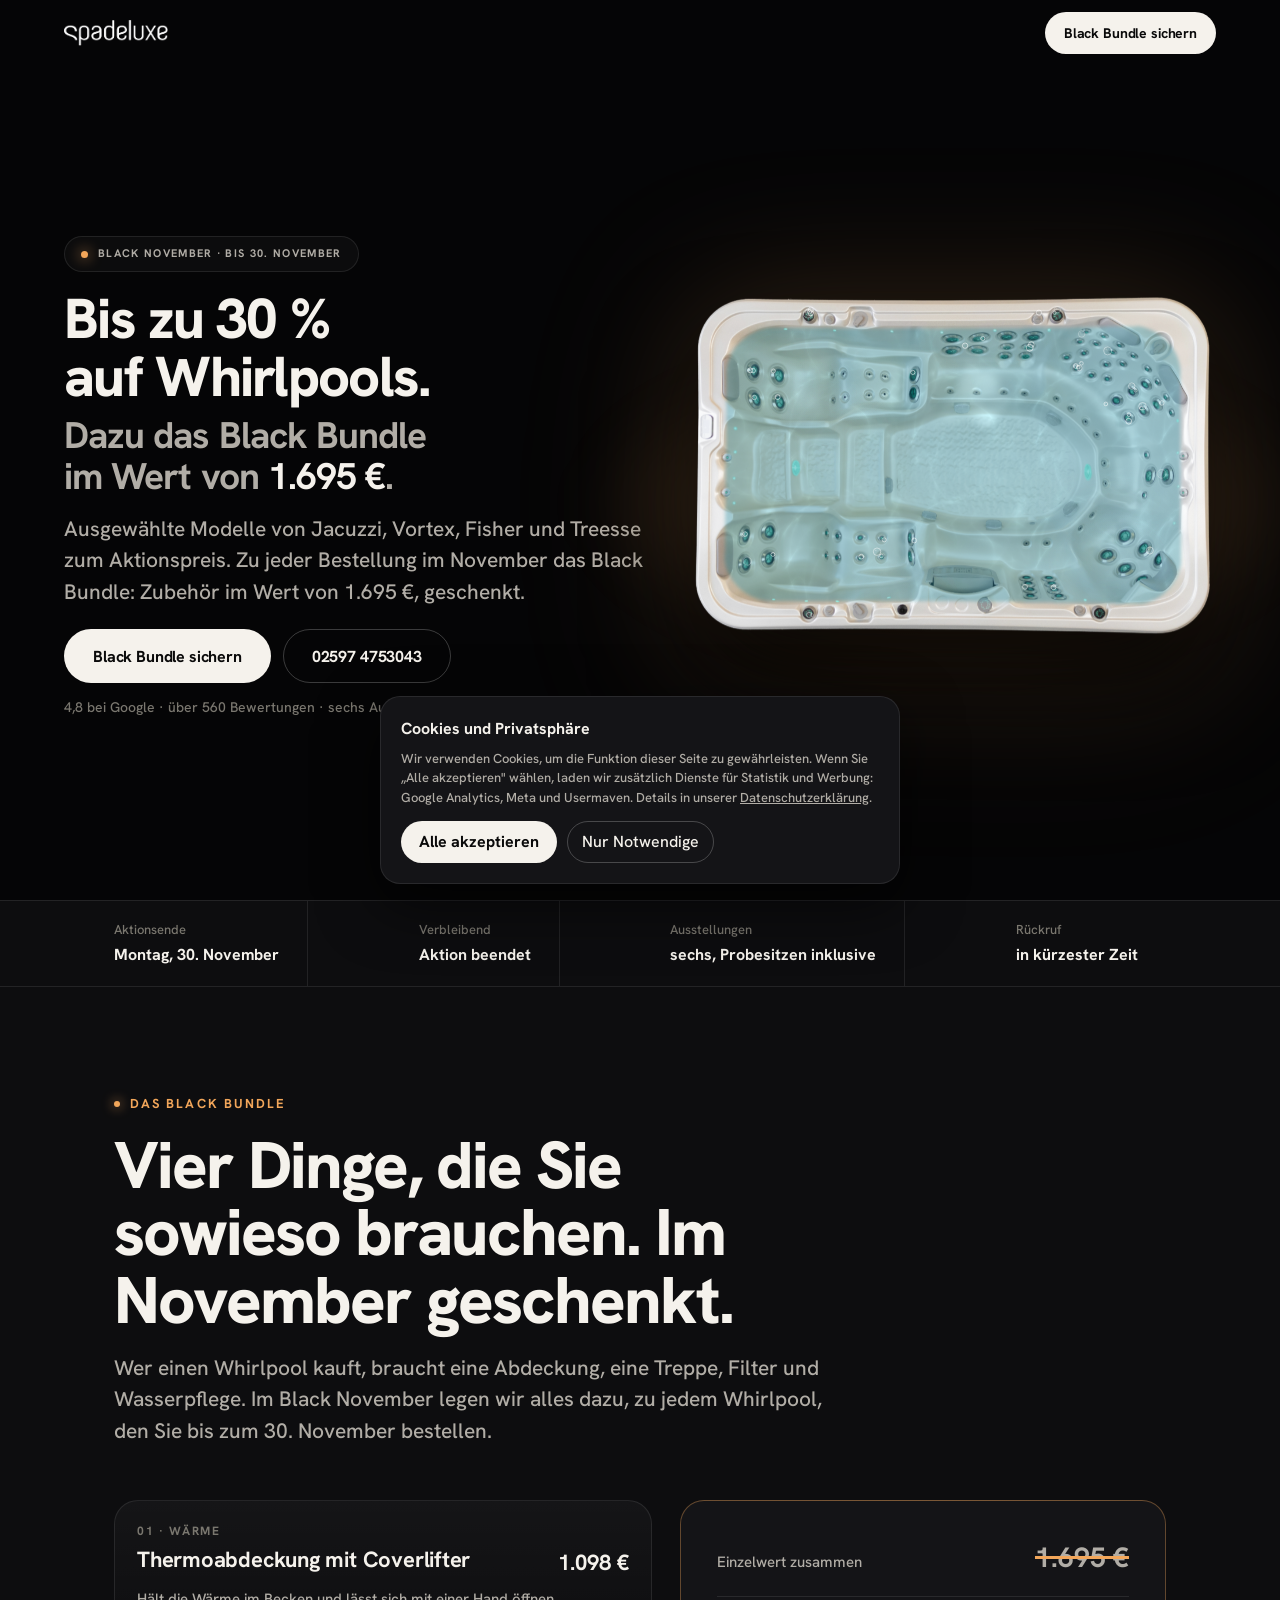
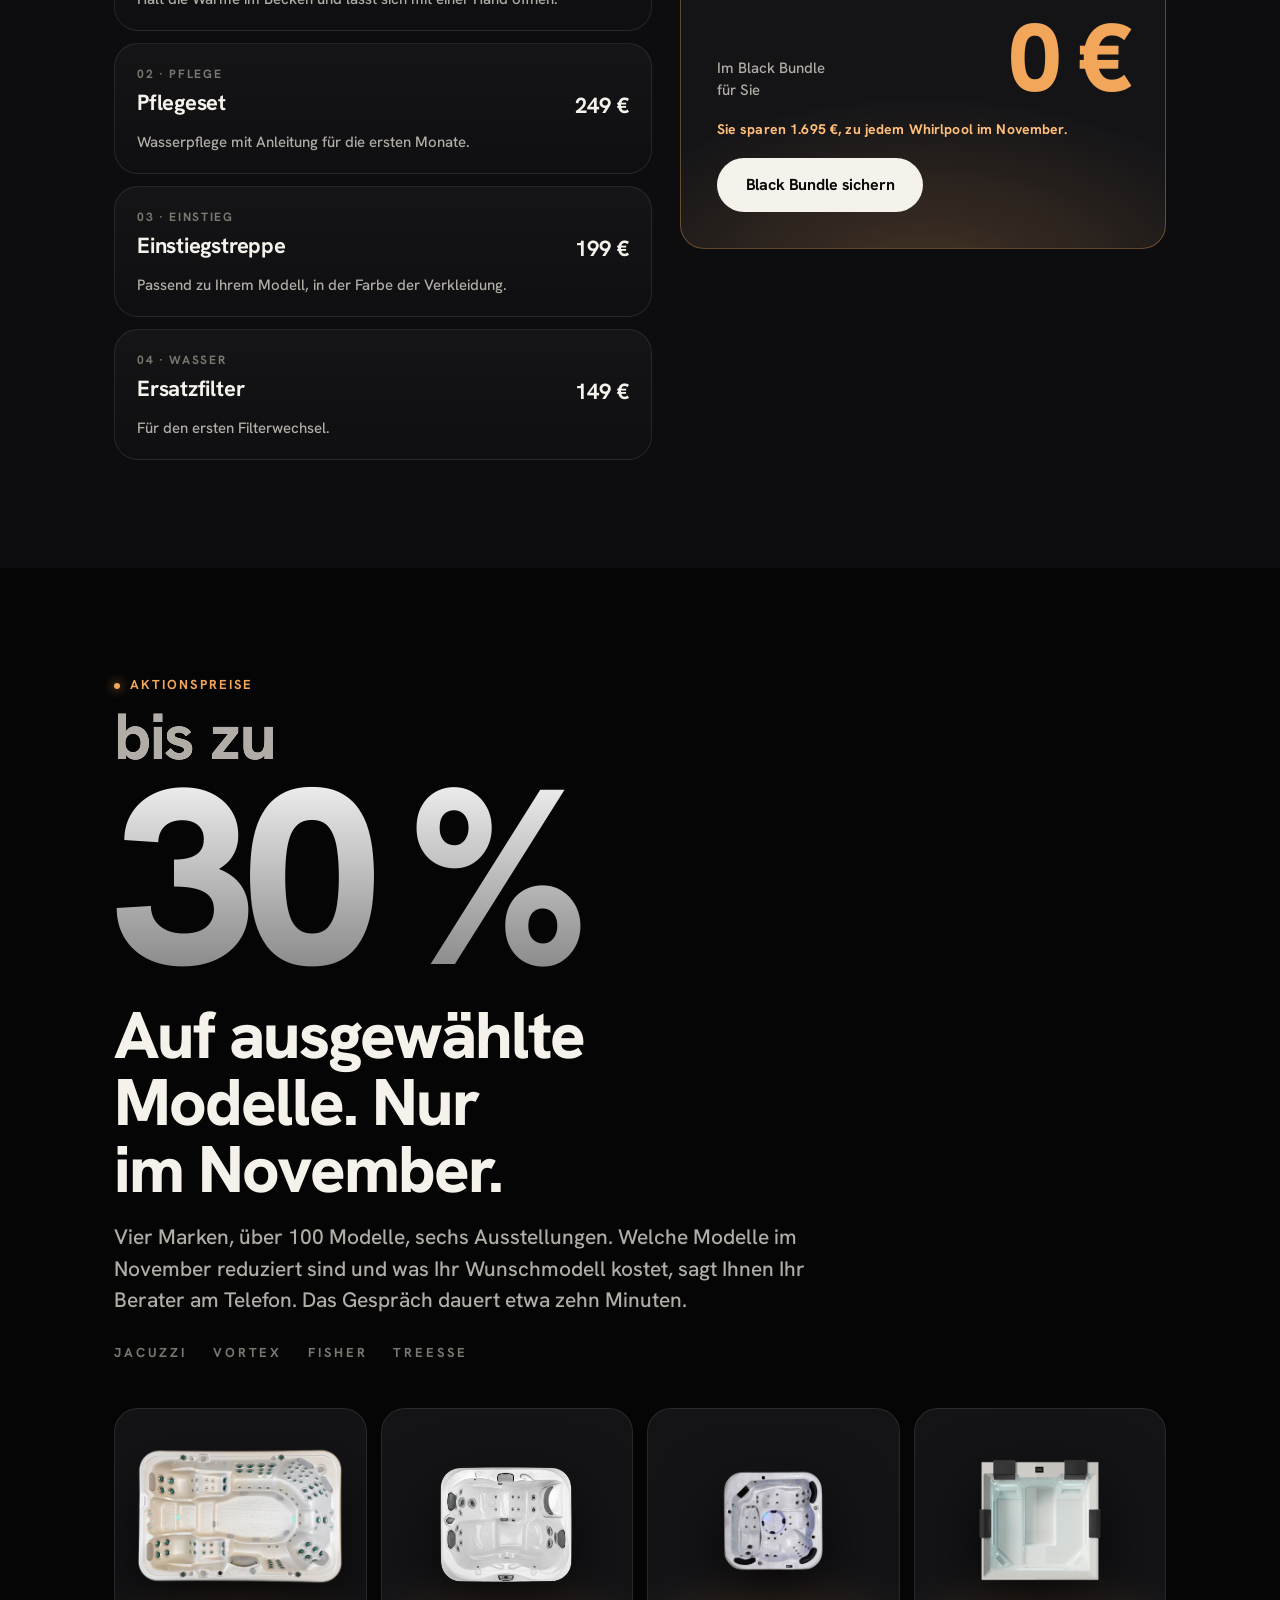
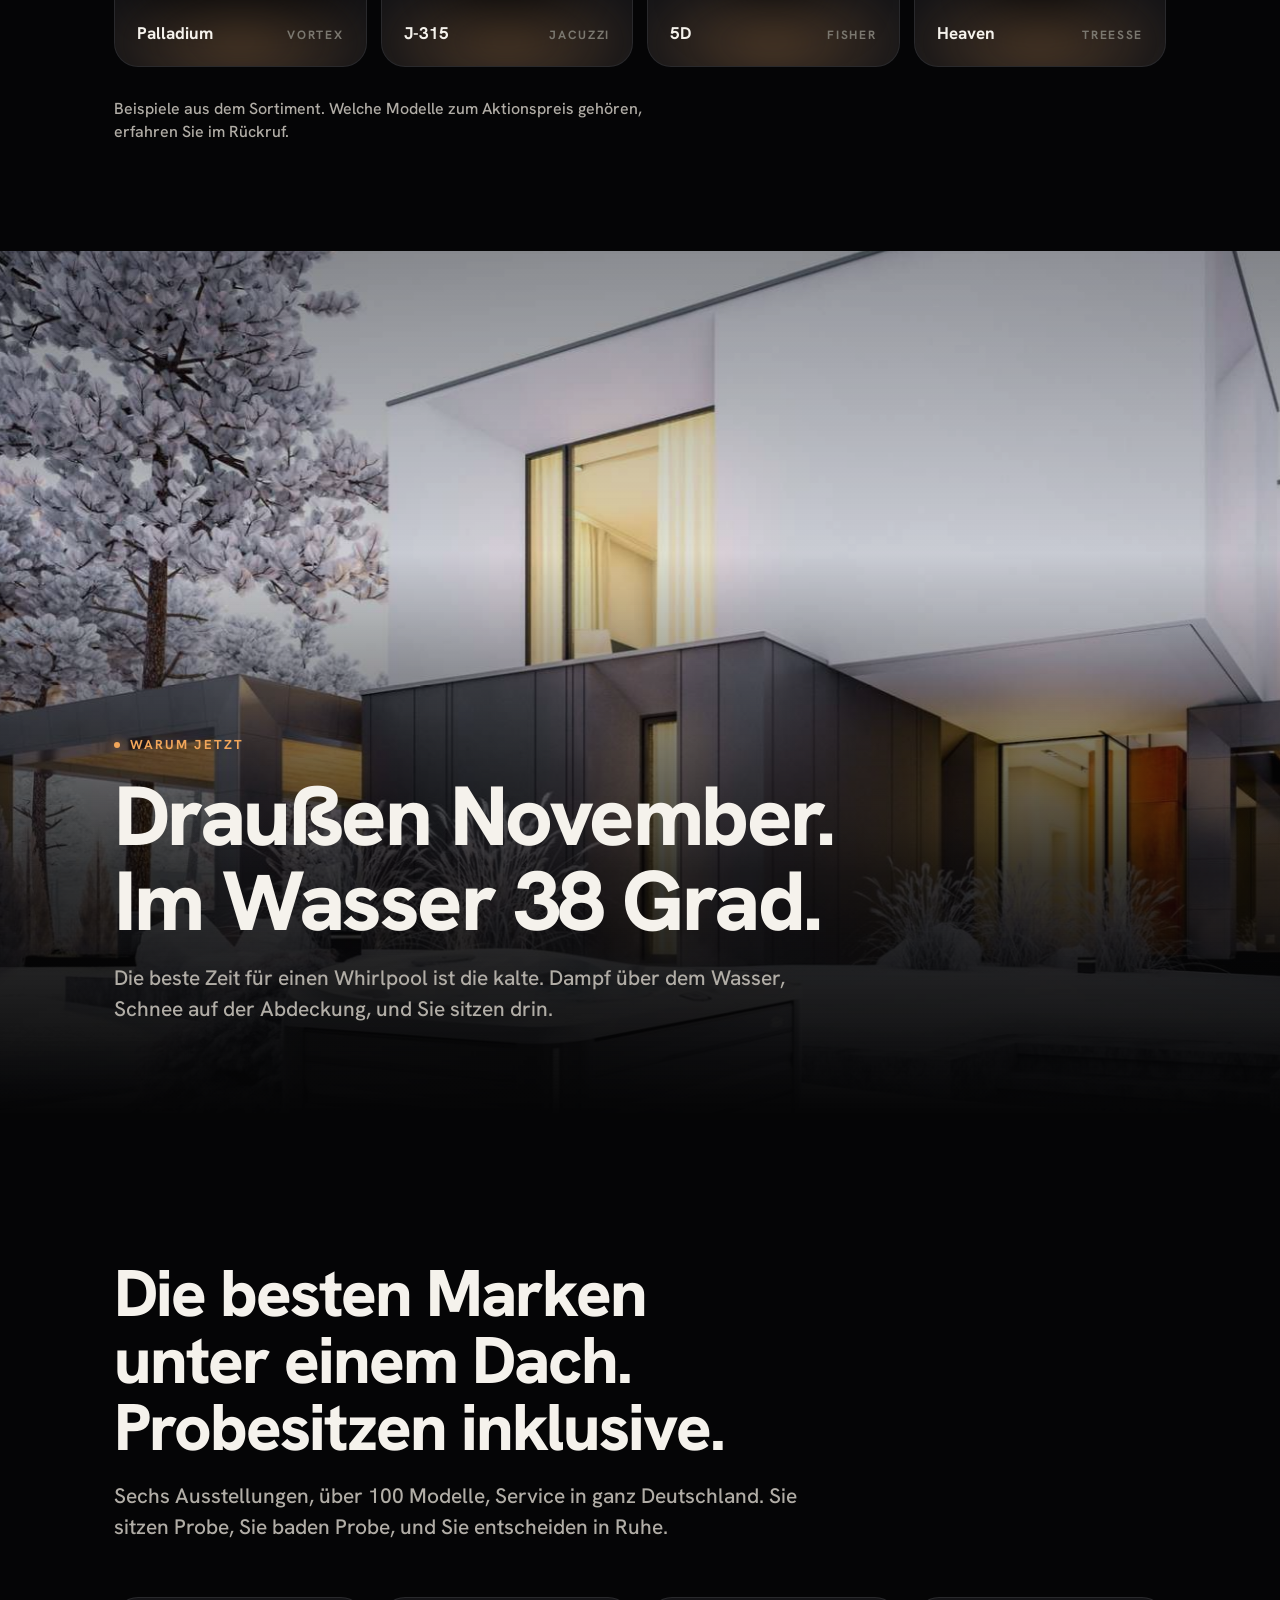
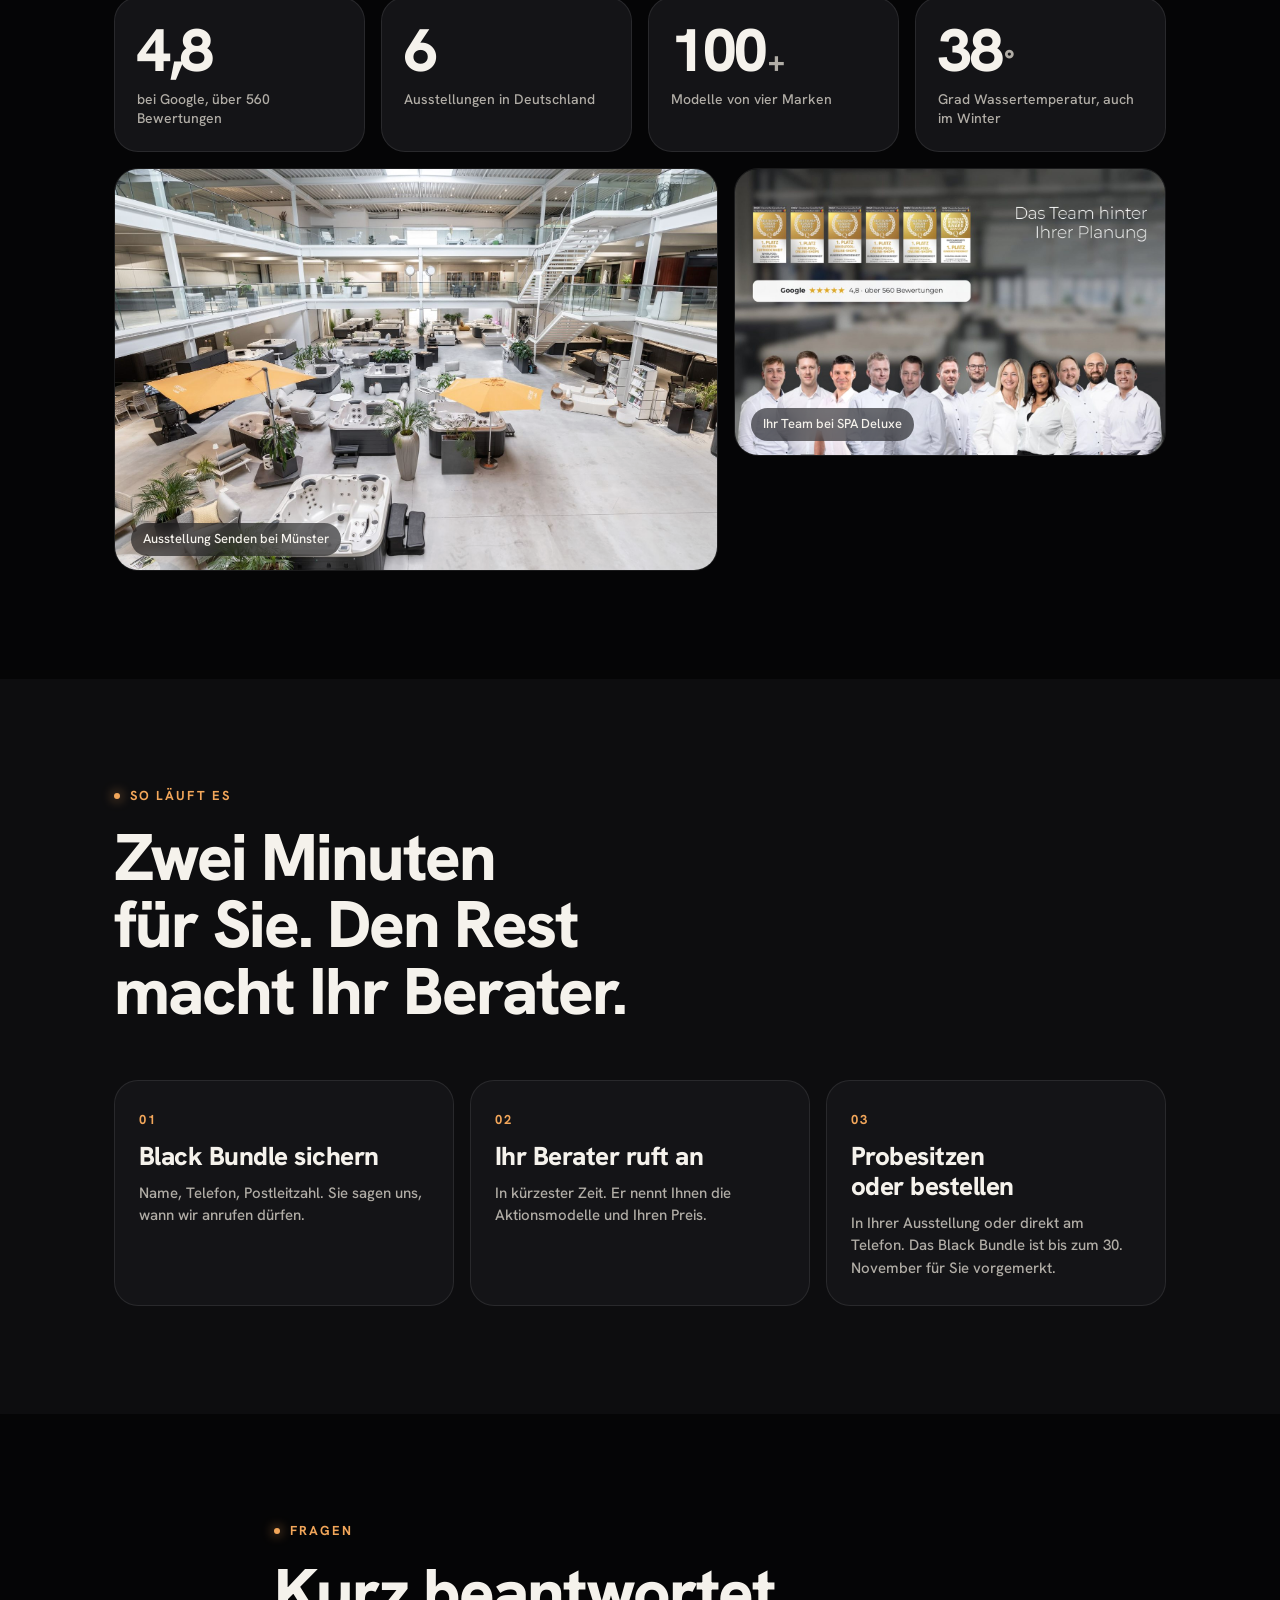
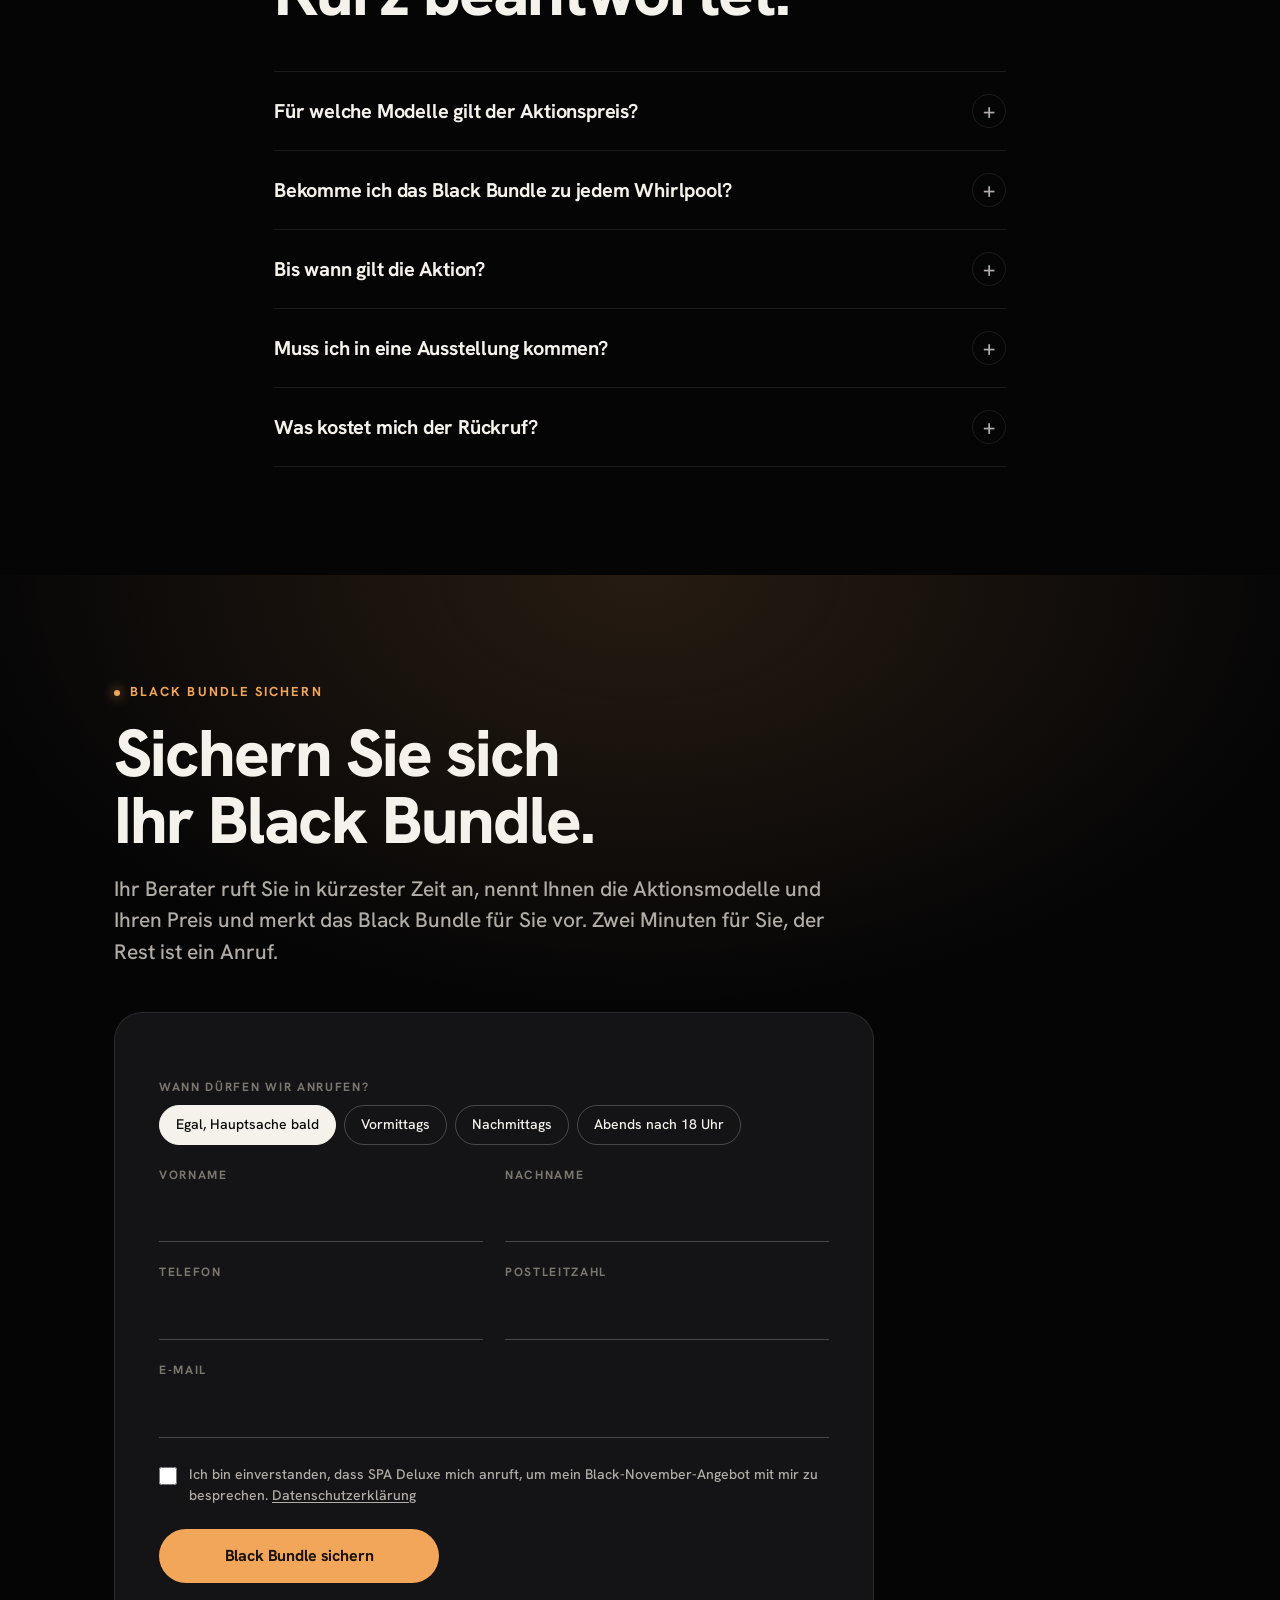
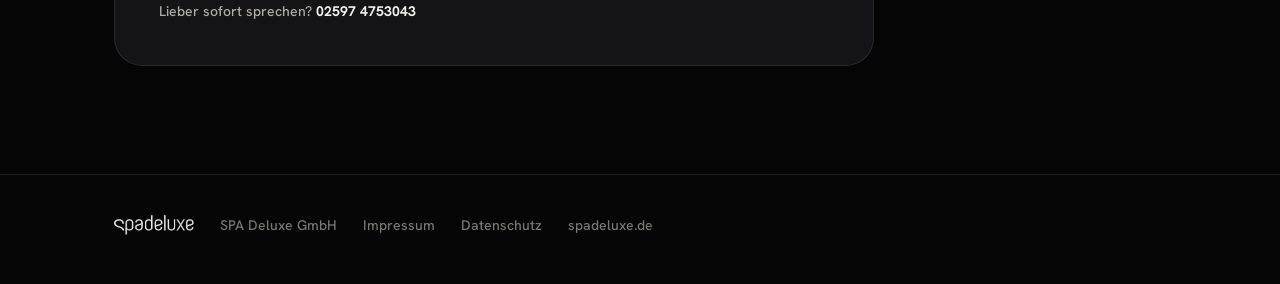
<file: black-november/index.html>
<!DOCTYPE html>
<html lang="de">
<head>
  <meta charset="UTF-8" />
  <meta name="viewport" content="width=device-width, initial-scale=1, viewport-fit=cover" />
  <meta name="theme-color" content="#050506" />
  <meta name="robots" content="noindex, follow" />
  <title>Black November: bis zu 30 % auf Whirlpools, Black Bundle im Wert von 1.695 € geschenkt · SPA Deluxe</title>
  <meta name="description" content="Black November bei SPA Deluxe: bis zu 30 % auf ausgewählte Whirlpools von Jacuzzi, Vortex, Fisher und Treesse. Zu jeder Bestellung im November das Black Bundle im Wert von 1.695 € geschenkt. Gilt bis 30. November 2026." />
  <link rel="canonical" href="https://ads.spadeluxe.de/black-november/" />
  <meta property="og:type" content="website" />
  <meta property="og:title" content="Black November: bis zu 30 % auf Whirlpools. Dazu das Black Bundle im Wert von 1.695 €." />
  <meta property="og:description" content="Ausgewählte Modelle von Jacuzzi, Vortex, Fisher und Treesse zum Aktionspreis. Zu jeder Bestellung im November Zubehör im Wert von 1.695 € geschenkt. Bis 30. November 2026." />
  <meta property="og:image" content="https://ads.spadeluxe.de/black-november/assets/winter_haus.jpg" />
  <meta property="og:locale" content="de_DE" />
  <meta name="twitter:card" content="summary_large_image" />
  <link rel="preconnect" href="https://fonts.googleapis.com" />
  <link rel="preconnect" href="https://fonts.gstatic.com" crossorigin />
  <link href="https://fonts.googleapis.com/css2?family=Hanken+Grotesk:wght@500;700;800&display=swap" rel="stylesheet" />
  <link rel="stylesheet" href="black.css?v=20261102h" />
  <script>document.documentElement.classList.add("js");</script>
  <!--
    Black November (Black Bundle), Kampagnenseite in eigener schwarzer Handschrift, Fassung 1 vom 02.11.2026 (Entwurf).
    Technik: app.js der Bauherren-Seite (Einwilligung, Messung, Zoho Web-to-Lead, Erfolgsanzeige, PLZ zur Ausstellung),
    black.js (Einblenden beim Scrollen, Wertstapel, Zähler, Resttage, Wunschzeit in Description, Vorschau),
    wasser.js (WebGL-Wasser im Becken, Sprudel, Dampf, Wellen bei Berührung; Maske assets/wasser-maske.png, Düsen als data-jets).
    Telefon: eigene Aircall-Linie „Black November“ 02597 4753043 (Sergej 02.11.2026), die Linie geht mit an Zoho.
    Zoho: Webformular „Black November LP" (Klon von Probebaden LP, angelegt 02.11.2026) mit Lead Source „Lead: Black November",
    Rückgabe-URL diese Seite; Kennungen unten im Formular.
    Vorschau: ?vorschau=danke, ?vorschau=formular, ?ohne=cookies, ?shot=900 (Bildschirmfoto: alles sichtbar, Zähler am Ziel),
    ?heute=2026-11-16 (Datum vortäuschen: ab 15.11. zeigt die Fakten-Leiste „Nur noch wenige Modelle verfügbar“, Resttage werden zur Beschriftung).
    Offen (Freigabe Sergej / SPA Deluxe): Wording (Black November Bundle, Black Bundle), Aktionsmodelle, Bundle zu jedem Modell oder nur zu
    Aktionsmodellen, Gültigkeit in allen Ausstellungen. Keine Lieferzusage vor Weihnachten (Sergej 02.11.2026), Weihnachtsblock entfernt.
  -->
</head>
<body>

<header class="kopf" id="site-header">
  <a href="#top" aria-label="SPA Deluxe"><img class="logo" src="assets/logo-white.png" alt="SPA Deluxe" width="507" height="127" /></a>
  <a href="#sichern" class="knopf klein" data-cta="header-primary">Black Bundle sichern</a>
</header>

<main>

<!-- 1 · Hero: schwarz, Produkt im warmen Licht -->
<section class="hero" id="top">
  <div class="glanz" aria-hidden="true"></div>
  <div class="hero-inhalt">
    <p class="eyebrow sofort" style="--d:.05s"><span class="punkt" aria-hidden="true"></span>Black November · bis 30. November</p>
    <h1 class="sofort" style="--d:.14s"><span class="z1">Bis zu 30 % auf Whirlpools.</span><span class="z2">Dazu das Black Bundle im Wert von <em>1.695 €</em>.</span></h1>
    <p class="satz sofort" style="--d:.28s">Ausgewählte Modelle von Jacuzzi, Vortex, Fisher und Treesse zum Aktionspreis. Zu jeder Bestellung im November das Black Bundle: Zubehör im Wert von 1.695 €, geschenkt.</p>
    <div class="zeile sofort" style="--d:.4s">
      <a href="#sichern" class="knopf" data-cta="hero-primary">Black Bundle sichern</a>
      <a href="tel:+4925974753043" class="knopf geist" data-cta="hero-call"><span class="lang">02597 4753043</span><span class="kurz">Anrufen</span></a>
    </div>
    <p class="beleg sofort" style="--d:.5s">4,8 bei Google · über 560 Bewertungen<span class="lang"> · sechs Ausstellungen</span></p>
  </div>
  <div class="produkt" aria-hidden="true">
    <div class="produkt-innen" data-produkt data-wasser data-pool="assets/vortex-palladium.png" data-maske="assets/wasser-maske.png" data-jets='[[0.6964,0.1284],[0.2246,0.1292],[0.7444,0.1804],[0.5514,0.1821],[0.5967,0.1991],[0.7895,0.2045],[0.6417,0.2078],[0.545,0.2087],[0.4997,0.21],[0.7383,0.2472],[0.1174,0.255],[0.4211,0.2613],[0.1659,0.2662],[0.842,0.2949],[0.1204,0.3192],[0.1676,0.3257],[0.8929,0.3335],[0.8608,0.3467],[0.8319,0.3636],[0.9043,0.4928],[0.8721,0.4941],[0.1456,0.6245],[0.1019,0.6334],[0.8267,0.6347],[0.4159,0.6377],[0.36,0.6387],[0.871,0.6713],[0.7931,0.6777],[0.36,0.6827],[0.4167,0.684],[0.1449,0.6841],[0.3219,0.6849],[0.1016,0.6965],[0.8256,0.7067],[0.6451,0.7486],[0.6926,0.754],[0.2224,0.8091]]'>
      <img src="assets/vortex-palladium.png" alt="" width="900" height="750" fetchpriority="high" decoding="async" />
      <canvas class="wasser-gl"></canvas>
      <canvas class="wasser-2d"></canvas>
    </div>
  </div>
</section>

<!-- 2 · Fakten-Leiste -->
<div class="leiste" aria-label="Eckdaten der Aktion">
  <div class="wrap">
    <ul>
      <li><span>Aktionsende</span><b>Montag, 30. November</b></li>
      <li data-knapp-ab="2026-11-15" data-knapp-text="Nur noch wenige Modelle verfügbar"><span data-knapp-label>Verbleibend</span><b data-tage-bis="2026-11-30" data-einzahl="noch 1 Tag" data-mehrzahl="noch {n} Tage" data-vorbei="Aktion beendet">noch 28 Tage</b></li>
      <li><span>Ausstellungen</span><b>sechs, Probesitzen inklusive</b></li>
      <li><span>Rückruf</span><b>in kürzester Zeit</b></li>
    </ul>
  </div>
</div>

<!-- 3 · Das Black Bundle -->
<section class="block dunkel" id="bundle">
  <div class="wrap">
    <p class="kicker reveal">Das Black Bundle</p>
    <h2 class="gross reveal" style="--d:.05s">Vier Dinge, die Sie sowieso brauchen. Im November geschenkt.</h2>
    <p class="satz reveal" style="--d:.1s">Wer einen Whirlpool kauft, braucht eine Abdeckung, eine Treppe, Filter und Wasserpflege. Im Black November legen wir alles dazu, zu jedem Whirlpool, den Sie bis zum 30. November bestellen.</p>

    <div class="stapel">
      <ol class="karten">
        <li class="karte reveal" style="--d:.0s"><span class="nr">01 · Wärme</span><strong class="name">Thermoabdeckung mit Coverlifter</strong><span class="wert">1.098 €</span><span class="text">Hält die Wärme im Becken und lässt sich mit einer Hand öffnen.</span></li>
        <li class="karte reveal" style="--d:.08s"><span class="nr">02 · Pflege</span><strong class="name">Pflegeset</strong><span class="wert">249 €</span><span class="text">Wasserpflege mit Anleitung für die ersten Monate.</span></li>
        <li class="karte reveal" style="--d:.16s"><span class="nr">03 · Einstieg</span><strong class="name">Einstiegstreppe</strong><span class="wert">199 €</span><span class="text">Passend zu Ihrem Modell, in der Farbe der Verkleidung.</span></li>
        <li class="karte reveal" style="--d:.24s"><span class="nr">04 · Wasser</span><strong class="name">Ersatzfilter</strong><span class="wert">149 €</span><span class="text">Für den ersten Filterwechsel.</span></li>
      </ol>
      <aside class="summe reveal" style="--d:.1s" data-summe>
        <div class="z einzel"><span>Einzelwert zusammen</span><b><span data-zaehler="1695" data-format="de">1.695</span> €</b></div>
        <div class="null"><span>Im Black Bundle für Sie</span><b>0 €</b></div>
        <p class="ersparnis">Sie sparen 1.695 €, zu jedem Whirlpool im November.</p>
        <a href="#sichern" class="knopf" data-cta="bundle-primary">Black Bundle sichern</a>
      </aside>
    </div>
  </div>
</section>

<!-- 4 · Bis zu 30 % -->
<section class="block" id="preise">
  <div class="wrap">
    <p class="kicker reveal">Aktionspreise</p>
    <p class="riesig reveal" style="--d:.05s" aria-label="bis zu 30 Prozent"><small>bis zu</small> <span data-zaehler="30">30</span>&thinsp;%</p>
    <h2 class="gross reveal" style="--d:.1s">Auf ausgewählte Modelle. Nur im November.</h2>
    <p class="satz reveal" style="--d:.15s">Vier Marken, über 100 Modelle, sechs Ausstellungen. Welche Modelle im November reduziert sind und was Ihr Wunschmodell kostet, sagt Ihnen Ihr Berater am Telefon. Das Gespräch dauert etwa zehn Minuten.</p>
    <p class="marken reveal" style="--d:.2s" aria-label="Marken"><span>Jacuzzi</span><span>Vortex</span><span>Fisher</span><span>Treesse</span></p>
  </div>
  <div class="strip" aria-label="Beispiele aus dem Sortiment">
    <figure class="modell reveal" style="--d:.0s"><img src="assets/vortex-palladium.png" alt="Vortex Palladium von oben" loading="lazy" width="900" height="750" /><figcaption><span class="n">Palladium</span><span class="m">Vortex</span></figcaption></figure>
    <figure class="modell reveal" style="--d:.08s"><img src="assets/jacuzzi-j-315.png" alt="Jacuzzi J-315 von oben" loading="lazy" width="800" height="667" /><figcaption><span class="n">J-315</span><span class="m">Jacuzzi</span></figcaption></figure>
    <figure class="modell reveal" style="--d:.16s"><img src="assets/fisher-5d.png" alt="Fisher 5D von oben" loading="lazy" width="900" height="750" /><figcaption><span class="n">5D</span><span class="m">Fisher</span></figcaption></figure>
    <figure class="modell reveal" style="--d:.24s"><img src="assets/treesse-heaven.png" alt="Treesse Heaven von oben" loading="lazy" width="1200" height="800" /><figcaption><span class="n">Heaven</span><span class="m">Treesse</span></figcaption></figure>
  </div>
  <div class="wrap"><p class="hinweis reveal">Beispiele aus dem Sortiment. Welche Modelle zum Aktionspreis gehören, erfahren Sie im Rückruf.</p></div>
</section>

<!-- 5 · Bild: Winter -->
<section class="band" id="warum" style="--pos:50% 60%">
  <img class="bg" data-parallax src="assets/winter_haus.jpg" alt="" width="1500" height="1251" loading="lazy" decoding="async" />
  <div class="v" aria-hidden="true"></div>
  <div class="wrap">
    <p class="kicker reveal">Warum jetzt</p>
    <h2 class="reveal" style="--d:.05s">Draußen November. Im Wasser 38 Grad.</h2>
    <p class="satz reveal" style="--d:.1s">Die beste Zeit für einen Whirlpool ist die kalte. Dampf über dem Wasser, Schnee auf der Abdeckung, und Sie sitzen drin.</p>
  </div>
</section>

<!-- 7 · SPA Deluxe -->
<section class="block" id="spa">
  <div class="wrap">
    <p class="kicker reveal">SPA Deluxe</p>
    <h2 class="gross reveal" style="--d:.05s">Die besten Marken unter einem Dach. Probesitzen inklusive.</h2>
    <p class="satz reveal" style="--d:.1s">Sechs Ausstellungen, über 100 Modelle, Service in ganz Deutschland. Sie sitzen Probe, Sie baden Probe, und Sie entscheiden in Ruhe.</p>
    <div class="zahlen">
      <div class="zahl reveal" style="--d:.0s"><b>4,8</b><span>bei Google, über 560 Bewertungen</span></div>
      <div class="zahl reveal" style="--d:.08s"><b><span data-zaehler="6">6</span></b><span>Ausstellungen in Deutschland</span></div>
      <div class="zahl reveal" style="--d:.16s"><b><span data-zaehler="100">100</span><small>+</small></b><span>Modelle von vier Marken</span></div>
      <div class="zahl reveal" style="--d:.24s"><b>38<small>°</small></b><span>Grad Wassertemperatur, auch im Winter</span></div>
    </div>
    <div class="galerie">
      <figure class="reveal" style="--d:.0s"><img src="assets/halle_senden.jpg" alt="Ausstellung von SPA Deluxe mit mehreren Whirlpools" loading="lazy" width="1700" height="1133" /><figcaption>Ausstellung Senden bei Münster</figcaption></figure>
      <figure class="reveal" style="--d:.08s"><img src="assets/trust-team.jpg" alt="Das Team von SPA Deluxe" loading="lazy" width="1300" height="780" /><figcaption>Ihr Team bei SPA Deluxe</figcaption></figure>
    </div>
  </div>
</section>

<!-- 8 · Ablauf -->
<section class="block dunkel" id="ablauf">
  <div class="wrap">
    <p class="kicker reveal">So läuft es</p>
    <h2 class="gross reveal" style="--d:.05s">Zwei Minuten für Sie. Den Rest macht Ihr Berater.</h2>
    <ol class="schritte">
      <li class="reveal" style="--d:.0s"><span class="n">01</span><h3>Black Bundle sichern</h3><p>Name, Telefon, Postleitzahl. Sie sagen uns, wann wir anrufen dürfen.</p></li>
      <li class="reveal" style="--d:.08s"><span class="n">02</span><h3>Ihr Berater ruft an</h3><p>In kürzester Zeit. Er nennt Ihnen die Aktionsmodelle und Ihren Preis.</p></li>
      <li class="reveal" style="--d:.16s"><span class="n">03</span><h3>Probesitzen oder bestellen</h3><p>In Ihrer Ausstellung oder direkt am Telefon. Das Black Bundle ist bis zum 30. November für Sie vorgemerkt.</p></li>
    </ol>
  </div>
</section>

<!-- 9 · Fragen -->
<section class="block" id="fragen">
  <div class="wrap eng">
    <p class="kicker reveal">Fragen</p>
    <h2 class="gross reveal" style="--d:.05s">Kurz beantwortet.</h2>
    <div class="fragen reveal" style="--d:.1s">
      <details class="frage"><summary>Für welche Modelle gilt der Aktionspreis?</summary><p class="antwort">Für ausgewählte Modelle von Jacuzzi, Vortex, Fisher und Treesse. Welche genau, und wie hoch der Preisvorteil bei Ihrem Wunschmodell ist, nennt Ihnen Ihr Berater am Telefon.</p></details>
      <details class="frage"><summary>Bekomme ich das Black Bundle zu jedem Whirlpool?</summary><p class="antwort">Ja. Zu jedem Whirlpool, den Sie bis zum 30. November bestellen, auch zu Modellen ohne Aktionspreis.</p></details>
      <details class="frage"><summary>Bis wann gilt die Aktion?</summary><p class="antwort">Bis Montag, 30. November 2026. Danach gelten wieder die regulären Preise, und das Black Bundle gibt es nicht mehr dazu.</p></details>
      <details class="frage"><summary>Muss ich in eine Ausstellung kommen?</summary><p class="antwort">Nein. Wir empfehlen es, weil Sie dort Probe sitzen und Probe baden können. Entscheiden können Sie auch am Telefon.</p></details>
      <details class="frage"><summary>Was kostet mich der Rückruf?</summary><p class="antwort">Nichts. Kein Kaufzwang, keine Verpflichtung. Sie hören sich das Angebot an und entscheiden danach.</p></details>
    </div>
  </div>
</section>

<!-- 10 · Formular -->
<section class="formular" id="sichern" data-funnel="black-november" data-pdf="" data-pdf-name="Black November Bundle">
  <div class="wrap">
    <p class="kicker reveal">Black Bundle sichern</p>
    <h2 class="gross reveal" style="--d:.05s">Sichern Sie sich Ihr Black Bundle.</h2>
    <p class="satz reveal" style="--d:.1s">Ihr Berater ruft Sie in kürzester Zeit an, nennt Ihnen die Aktionsmodelle und Ihren Preis und merkt das Black Bundle für Sie vor. Zwei Minuten für Sie, der Rest ist ein Anruf.</p>

    <div class="form-box reveal" id="lead-box" style="--d:.15s">
      <div class="form-step" id="step-kontakt">
        <form id="lead-form" action="https://crm.zoho.eu/crm/WebToLeadForm" method="POST" target="zoho-lead-sink" accept-charset="UTF-8" novalidate>
          <input type="hidden" name="xnQsjsdp" value="44aae64629b60b523f604dbda2366a481bc240cb639e949dd59739ca2d5f4999" />
          <input type="hidden" name="xmIwtLD" value="b173614b3a7106dd9e4296795aa1d9747425478eb6181099320919be7cc4d466558563c5d1362b1f8a49296d5b041a3c" />
          <input type="hidden" name="actionType" value="TGVhZHM=" />
          <input type="hidden" name="returnURL" value="https://ads.spadeluxe.de/black-november/" />
          <input type="hidden" name="Lead Source" value="Lead: Black November" />
          <input type="hidden" name="Description" id="lead-description" value="" />
          <input type="hidden" name="LEADCF157" data-attr="utm_source" data-max="100" />
          <input type="hidden" name="LEADCF156" data-attr="utm_medium" data-max="100" />
          <input type="hidden" name="LEADCF159" data-attr="utm_campaign" data-max="100" />
          <input type="hidden" name="LEADCF158" data-attr="gclid" data-max="255" />
          <input type="hidden" name="zc_gad" data-attr="gclid" />
          <input type="hidden" name="LEADCF177" data-attr="utm_content" data-max="255" />
          <input type="hidden" name="LEADCF178" data-attr="fbclid" data-max="255" />
          <input type="hidden" name="LEADCF169" data-filiale data-max="255" />
          <input type="hidden" name="LEADCF17" data-territory />
          <input type="hidden" name="aG9uZXlwb3Q" value="" />
          <div class="hp-field" aria-hidden="true">
            <label for="website_url">Website (bitte frei lassen)</label>
            <input type="text" id="website_url" name="website_url" tabindex="-1" autocomplete="off" />
          </div>

          <div class="feld">
            <span class="label" id="zeit-label">Wann dürfen wir anrufen?</span>
            <div class="chips" role="group" aria-labelledby="zeit-label" data-zeit>
              <button type="button" class="chip" aria-pressed="true" data-wert="Egal, Hauptsache bald">Egal, Hauptsache bald</button>
              <button type="button" class="chip" aria-pressed="false" data-wert="Vormittags">Vormittags</button>
              <button type="button" class="chip" aria-pressed="false" data-wert="Nachmittags">Nachmittags</button>
              <button type="button" class="chip" aria-pressed="false" data-wert="Abends nach 18 Uhr">Abends nach 18 Uhr</button>
            </div>
          </div>

          <div class="zwei">
            <div class="feld">
              <label for="lead-first">Vorname</label>
              <input type="text" id="lead-first" name="First Name" autocomplete="given-name" />
            </div>
            <div class="feld">
              <label for="lead-last">Nachname</label>
              <input type="text" id="lead-last" name="Last Name" autocomplete="family-name" aria-describedby="err-lead-last" />
              <p class="field-error" id="err-lead-last" role="status" aria-live="polite"></p>
            </div>
          </div>
          <div class="zwei">
            <div class="feld">
              <label for="lead-phone">Telefon</label>
              <input type="tel" id="lead-phone" name="Phone" autocomplete="tel" inputmode="tel" aria-describedby="err-lead-phone" />
              <p class="field-error" id="err-lead-phone" role="status" aria-live="polite"></p>
            </div>
            <div class="feld">
              <label for="lead-plz">Postleitzahl</label>
              <input type="text" id="lead-plz" name="Zip Code" autocomplete="postal-code" inputmode="numeric" pattern="[0-9]*" maxlength="5" aria-describedby="err-lead-plz hint-lead-plz" />
              <p class="field-hint" id="hint-lead-plz" aria-live="polite"></p>
              <p class="field-error" id="err-lead-plz" role="status" aria-live="polite"></p>
            </div>
          </div>
          <div class="feld">
            <label for="lead-email">E-Mail</label>
            <input type="email" id="lead-email" name="Email" autocomplete="email" inputmode="email" aria-describedby="err-lead-email" />
            <p class="field-error" id="err-lead-email" role="status" aria-live="polite"></p>
          </div>

          <label class="consent-label" for="lead-consent">
            <input type="checkbox" id="lead-consent" name="privacyConsent" value="ja" aria-describedby="err-lead-consent" />
            <span>Ich bin einverstanden, dass SPA Deluxe mich anruft, um mein Black-November-Angebot mit mir zu besprechen. <a href="https://spadeluxe.de/datenschutz/" target="_blank" rel="noopener">Datenschutzerklärung</a></span>
          </label>
          <p class="field-error" id="err-lead-consent" role="status" aria-live="polite"></p>

          <button type="submit" class="knopf amber" id="lead-submit">Black Bundle sichern</button>
        </form>
        <p class="form-foot">Lieber sofort sprechen? <a href="tel:+4925974753043">02597 4753043</a></p>
      </div>

      <iframe name="zoho-lead-sink" title="Zoho" hidden aria-hidden="true"></iframe>

      <div class="lead-success" id="lead-success" data-phase="prep" hidden>
        <div class="lead-prep">
          <div class="lead-prep-bar" aria-hidden="true"><span class="lead-prep-bar-fill"></span></div>
          <p class="lead-prep-text" role="status">Ihr Black Bundle wird vorgemerkt …</p>
        </div>
        <div class="lead-done">
          <svg class="lead-check" viewBox="0 0 56 56" width="56" height="56" aria-hidden="true" focusable="false"><circle class="lead-check-ring" cx="28" cy="28" r="25" /><path class="lead-check-tick" d="M17 29l7 7 15-16" /></svg>
          <h3 class="lead-done-title" id="lead-success-title" tabindex="-1">Danke<span data-lead-name hidden>, <span data-lead-first></span></span>. Ihr Black Bundle ist vorgemerkt.</h3>
          <div class="ticket" aria-label="Ihre Vormerkung">
            <div class="ticket-kopf"><span class="t1">Black November</span><span class="t2">SPA Deluxe</span></div>
            <div class="ticket-zeile"><span class="k">Anruf</span><span class="v">in kürzester Zeit, von einer Nummer von SPA Deluxe</span></div>
            <div class="ticket-zeile"><span class="k">Im Gespräch</span><span class="v">Aktionsmodelle und Ihr Preis</span></div>
            <div class="ticket-zeile"><span class="k">Bundle</span><span class="v">Zubehör im Wert von 1.695 €, für Sie vorgemerkt bis 30. November</span></div>
            <div class="ticket-zeile" data-lead-ort hidden><span class="k">Ausstellung</span><span class="v" data-lead-filiale></span></div>
          </div>
          <div class="ticket-aktionen"></div>
          <div class="lead-done-note">
            <p>Bis dahin: Schauen Sie sich in Ruhe die Modelle an. Die Preise nennt Ihnen Ihr Berater am Telefon.</p>
            <p class="lead-done-fast">Lieber sofort sprechen? <a href="tel:+4925974753043">02597 4753043</a></p>
          </div>
        </div>
      </div>
    </div>
  </div>
</section>

</main>

<footer class="fuss">
  <div class="wrap">
    <img src="assets/logo-white.png" alt="SPA Deluxe" width="507" height="127" />
    <span>SPA Deluxe GmbH</span>
    <a href="https://spadeluxe.de/impressum/" target="_blank" rel="noopener">Impressum</a>
    <a href="https://spadeluxe.de/datenschutz/" target="_blank" rel="noopener">Datenschutz</a>
    <a href="https://spadeluxe.de/" target="_blank" rel="noopener">spadeluxe.de</a>
  </div>
</footer>

<div class="leiste-mobil" id="leiste-mobil" aria-hidden="true">
  <span class="t"><b>Black Bundle im Wert von 1.695 €</b>bis zu 30 % auf Whirlpools · bis 30.11.</span>
  <a href="#sichern" class="knopf klein" data-cta="sticky-primary">Sichern</a>
</div>

<div class="cookie-banner" id="cookie-banner" role="dialog" aria-labelledby="cookie-title" aria-describedby="cookie-desc" aria-hidden="true">
  <h4 id="cookie-title">Cookies und Privatsphäre</h4>
  <p id="cookie-desc">Wir verwenden Cookies, um die Funktion dieser Seite zu gewährleisten. Wenn Sie „Alle akzeptieren" wählen, laden wir zusätzlich Dienste für Statistik und Werbung: Google Analytics, Meta und Usermaven. Details in unserer <a href="https://spadeluxe.de/datenschutz/" target="_blank" rel="noopener">Datenschutzerklärung</a>.</p>
  <div class="cookie-actions">
    <button type="button" class="btn btn-primary" data-cookie="all">Alle akzeptieren</button>
    <button type="button" class="cookie-essential" data-cookie="essential">Nur Notwendige</button>
  </div>
</div>

<script src="black.js?v=20261102i" defer></script>
<script src="wasser.js?v=20261102f" defer></script>
<script src="app.js?v=20261102a" defer></script>
</body>
</html>
</file>
<file: abschalten/abschalten.css>
/* Abschalten · Kampagnenseite im Apple-Stil: Schwarz, ein Bild je Bildschirm, große Schrift, ein Knopf. Stand 27.10.2026 */
:root{--schwarz:#000;--weiss:#fff;--grau:#9a9a9a;--grau2:#5c5c5c;--rand:clamp(16px,5vw,72px);--max:1240px}
*{box-sizing:border-box;margin:0;padding:0}
html{scroll-behavior:smooth;-webkit-text-size-adjust:100%}
body{background:var(--schwarz);color:var(--weiss);font-family:"Inter",system-ui,-apple-system,"Helvetica Neue",Arial,sans-serif;-webkit-font-smoothing:antialiased;line-height:1.4;overflow-x:hidden}
img{display:block;max-width:100%}
a{color:inherit;text-decoration:none}
.wrap{max-width:var(--max);margin:0 auto;padding:0 var(--rand)}
/* Kopf */
.kopf{position:fixed;inset:0 0 auto 0;z-index:20;display:flex;align-items:center;justify-content:space-between;padding:calc(14px + env(safe-area-inset-top,0px)) var(--rand) 14px;background:linear-gradient(180deg,rgba(0,0,0,.55),rgba(0,0,0,0))}
.kopf .logo{height:22px;width:auto}
.knopf{display:inline-flex;align-items:center;justify-content:center;height:52px;padding:0 26px;border-radius:999px;background:var(--weiss);color:var(--schwarz);font-weight:700;font-size:15px;letter-spacing:.01em;white-space:nowrap;transition:transform .2s ease,opacity .2s ease}
.knopf:hover{transform:translateY(-1px)}
.knopf.klein{height:40px;padding:0 18px;font-size:13px}
.knopf.hell{background:var(--schwarz);color:var(--weiss)}
/* Bildschirme */
.bild{position:relative;min-height:100svh;display:flex;align-items:flex-end;overflow:hidden;isolation:isolate}
.bild img.bg{position:absolute;inset:0;width:100%;height:100%;object-fit:cover;object-position:var(--pos,50% 50%);z-index:-2;filter:contrast(1.05)}
.bild .v{position:absolute;inset:0;z-index:-1;background:linear-gradient(180deg,rgba(0,0,0,.35) 0%,rgba(0,0,0,.05) 30%,rgba(0,0,0,.15) 55%,rgba(0,0,0,.82) 100%)}
.bild .wrap{width:100%;padding-bottom:clamp(48px,8vh,96px);padding-top:clamp(120px,22vh,200px)}
.kicker{font-weight:700;font-size:clamp(11px,1.2vw,13px);letter-spacing:.28em;text-transform:uppercase;color:rgba(255,255,255,.78);margin-bottom:clamp(16px,2.5vh,28px)}
h1,.gross{font-weight:800;letter-spacing:-.04em;line-height:.96;text-wrap:balance}
h1{font-size:clamp(44px,9.2vw,124px);max-width:14ch}
.gross{font-size:clamp(40px,8vw,108px);max-width:14ch}
.satz{font-size:clamp(17px,1.9vw,24px);line-height:1.45;max-width:38ch;color:rgba(255,255,255,.88);margin-top:clamp(18px,3vh,30px)}
.zeile{display:flex;flex-wrap:wrap;gap:16px 28px;align-items:center;margin-top:clamp(24px,4vh,40px)}
.beleg{font-size:14px;color:rgba(255,255,255,.72)}
/* Text-Bildschirme */
.text{min-height:100svh;display:flex;align-items:center;padding:clamp(80px,14vh,160px) 0}
.text.weiss{background:var(--weiss);color:var(--schwarz)}
.text.weiss .satz{color:rgba(0,0,0,.72)}
.text.weiss .kicker{color:rgba(0,0,0,.55)}
/* Zahlenreihe */
.zahlen{display:grid;grid-template-columns:repeat(3,minmax(0,1fr));gap:clamp(16px,3vw,40px);margin-top:clamp(28px,5vh,56px)}
.zahl strong{display:block;font-weight:800;font-size:clamp(40px,7vw,96px);letter-spacing:-.04em;line-height:1}
.zahl span{display:block;margin-top:8px;font-size:clamp(13px,1.4vw,17px);color:rgba(255,255,255,.75)}
/* Vertrauen */
.vertrauen{padding:clamp(72px,12vh,140px) 0}
.vertrauen img{width:100%;height:auto;border-radius:4px}
.belege{display:flex;flex-wrap:wrap;gap:12px 32px;margin-top:28px;font-size:14px;color:rgba(255,255,255,.75)}
.belege b{color:var(--weiss);font-weight:600}
.orte{margin-top:18px;font-size:14px;color:rgba(255,255,255,.6)}
/* Formular */
.formular{padding:clamp(72px,12vh,140px) 0 clamp(72px,10vh,120px)}
.formular .gross{font-size:clamp(36px,6.5vw,88px)}
.form-box{max-width:640px;margin-top:clamp(28px,5vh,48px)}
.feld{margin-top:22px}
.feld label{display:block;font-size:13px;letter-spacing:.06em;text-transform:uppercase;color:rgba(255,255,255,.6);margin-bottom:8px}
.feld input[type=text],.feld input[type=email],.feld input[type=tel]{width:100%;background:transparent;border:0;border-bottom:1px solid rgba(255,255,255,.3);color:var(--weiss);font:inherit;font-size:20px;padding:10px 0;border-radius:0;outline:none}
.feld input:focus{border-bottom-color:var(--weiss)}
.feld input.is-invalid{border-bottom-color:#ff6b6b}
.zwei{display:grid;grid-template-columns:1fr 1fr;gap:0 24px}
@media (max-width:600px){.zwei{grid-template-columns:1fr}}
.field-error{font-size:13px;color:#ff8a8a;margin-top:6px;min-height:1em}
.field-hint{font-size:13px;color:rgba(255,255,255,.6);margin-top:6px}
.chips{display:flex;flex-wrap:wrap;gap:10px}
.chip{height:40px;padding:0 16px;border-radius:999px;border:1px solid rgba(255,255,255,.35);background:transparent;color:var(--weiss);font:inherit;font-size:14px;cursor:pointer}
.chip[aria-pressed=true]{background:var(--weiss);color:var(--schwarz);border-color:var(--weiss)}
.consent-label{display:flex;gap:12px;align-items:flex-start;font-size:14px;color:rgba(255,255,255,.75);margin-top:26px;cursor:pointer}
.consent-label input{margin-top:4px;accent-color:#fff}
.consent-label a{text-decoration:underline}
#lead-submit{margin-top:28px;width:100%;max-width:420px;height:58px;font-size:16px}
.form-foot{margin-top:18px;font-size:14px;color:rgba(255,255,255,.6)}
.form-foot a{text-decoration:underline}
.hp-field{position:absolute;left:-9999px;top:auto;width:1px;height:1px;overflow:hidden}
/* Bestätigung (Struktur aus app.js) */
.lead-success[hidden]{display:none}
.lead-prep-bar{height:2px;background:rgba(255,255,255,.2);overflow:hidden;border-radius:2px;max-width:420px}
.lead-prep-bar-fill{display:block;height:100%;width:40%;background:#fff;animation:lauf 1.2s ease-in-out infinite}
@keyframes lauf{0%{transform:translateX(-100%)}100%{transform:translateX(260%)}}
.lead-prep-text{margin-top:14px;color:rgba(255,255,255,.7)}
.lead-success[data-phase=prep] .lead-done{display:none}
.lead-success[data-phase=done] .lead-prep{display:none}
.lead-check{display:none}
.lead-done-title{font-weight:800;font-size:clamp(28px,4.5vw,56px);letter-spacing:-.03em;line-height:1.05;text-wrap:balance}
.ticket{margin-top:28px;border-top:1px solid rgba(255,255,255,.2)}
.ticket-kopf{display:none}
.ticket-zeile{display:grid;grid-template-columns:120px 1fr;gap:16px;padding:14px 0;border-bottom:1px solid rgba(255,255,255,.12);font-size:15px}
.ticket-zeile .k{color:rgba(255,255,255,.55)}
.ticket-aktionen{display:none}
.lead-done-note{margin-top:22px;font-size:14px;color:rgba(255,255,255,.65)}
.lead-done-note a{text-decoration:underline}
/* Fuß */
.fuss{padding:40px 0 calc(40px + env(safe-area-inset-bottom,0px));border-top:1px solid rgba(255,255,255,.12);font-size:13px;color:rgba(255,255,255,.55)}
.fuss .wrap{display:flex;flex-wrap:wrap;gap:12px 24px;align-items:center}
.fuss img{height:18px;opacity:.9}
.fuss a:hover{color:#fff}
/* Einblenden */
.reveal{opacity:0;transform:translateY(28px);transition:opacity .9s cubic-bezier(.2,.7,.2,1),transform .9s cubic-bezier(.2,.7,.2,1)}
.reveal.sichtbar{opacity:1;transform:none}
.sofort{animation:auf .9s cubic-bezier(.2,.7,.2,1) .1s both}
@keyframes auf{from{opacity:0;transform:translateY(28px)}to{opacity:1;transform:none}}
@media (prefers-reduced-motion:reduce){.reveal,.sofort{opacity:1;transform:none;animation:none;transition:none}}
/* Cookie-Banner dunkel */
.cookie-banner{position:fixed;left:16px;right:16px;bottom:16px;z-index:30;background:#111;color:#fff;border:1px solid rgba(255,255,255,.15);border-radius:12px;padding:18px;max-width:520px;margin:0 auto;display:none}
.cookie-banner.visible{display:block}
.cookie-banner h4{font-size:15px;margin-bottom:6px}
.cookie-banner p{font-size:13px;color:rgba(255,255,255,.7)}
.cookie-banner a{text-decoration:underline}
.cookie-actions{display:flex;gap:12px;margin-top:14px;align-items:center}
.cookie-essential{background:none;border:0;color:rgba(255,255,255,.8);font:inherit;font-size:13px;text-decoration:underline;cursor:pointer}
.btn.btn-primary{display:inline-flex;align-items:center;height:40px;padding:0 16px;border-radius:999px;background:#fff;color:#000;border:0;font:inherit;font-weight:700;font-size:13px;cursor:pointer}
/* Nur für ganzseitige Bildschirmfotos (?shot=900): feste Bildschirmhöhe statt 100svh */
body.shot .bild,body.shot .text{min-height:var(--shot,900px)}

/* ---------- Bewegung (27.10.2026): Hero-Zoom, Parallax, Einzoomen beim Scrollen, gestaffelte Texte, Zaehler ---------- */
.sofort{animation-delay:var(--d,.1s)}
.hero-bg{transform-origin:50% 60%;animation:kenburns 14s cubic-bezier(.2,.6,.2,1) both;will-change:transform}
@keyframes kenburns{from{transform:scale(1.12) translateY(0)}to{transform:scale(1.02) translateY(0)}}
.bild img.bg:not(.hero-bg){transform:scale(1.12)}
@supports (animation-timeline: view()){
  .bild img.bg:not(.hero-bg){animation:einzoom linear both;animation-timeline:view();animation-range:entry 0% cover 55%}
  @keyframes einzoom{from{transform:scale(1.16)}to{transform:scale(1.0)}}
  .reveal{animation:aufscroll linear both;animation-timeline:view();animation-range:entry 0% entry 42%;opacity:1;transform:none;transition:none}
  @keyframes aufscroll{from{opacity:0;transform:translateY(34px)}to{opacity:1;transform:none}}
  .reveal.sichtbar{animation:aufscroll linear both;animation-timeline:view();animation-range:entry 0% entry 42%}
}
@supports not (animation-timeline: view()){
  .bild img.bg:not(.hero-bg){transition:transform 1.6s cubic-bezier(.2,.7,.2,1)}
  .bild.sichtbar img.bg:not(.hero-bg){transform:scale(1.02)}
}
.text .wrap>*+*{transition-delay:.12s}
.text .wrap>*+*+*{transition-delay:.24s}
.text .wrap>*+*+*+*{transition-delay:.36s}
/* Ausstellungen */
.orte-block{position:relative;overflow:hidden;isolation:isolate;padding:clamp(80px,14vh,160px) 0 clamp(56px,8vh,96px)}
.orte-block img.bg{position:absolute;inset:0;width:100%;height:100%;object-fit:cover;z-index:-2;opacity:.55}
.orte-block .v{position:absolute;inset:0;z-index:-1;background:linear-gradient(180deg,#000 0%,rgba(0,0,0,.6) 30%,rgba(0,0,0,.6) 70%,#000 100%)}
.orte-liste{list-style:none;margin-top:clamp(28px,5vh,56px);border-top:1px solid rgba(255,255,255,.18)}
.orte-liste li{display:flex;align-items:baseline;justify-content:space-between;gap:16px;padding:clamp(14px,2.2vh,22px) 0;border-bottom:1px solid rgba(255,255,255,.18)}
.orte-liste .ort{font-weight:800;font-size:clamp(22px,4vw,48px);letter-spacing:-.03em;line-height:1.05}
.orte-liste .tag{flex-shrink:0;font-size:12px;letter-spacing:.14em;text-transform:uppercase;font-weight:700;color:#000;background:#fff;border-radius:999px;padding:7px 12px}
.orte-liste .tag.leise{background:transparent;color:rgba(255,255,255,.7);border:1px solid rgba(255,255,255,.35)}
.streifen{display:flex;gap:14px;margin-top:clamp(36px,6vh,64px);padding:0 var(--rand);overflow-x:auto;scroll-snap-type:x mandatory;-webkit-overflow-scrolling:touch;scrollbar-width:none}
.streifen::-webkit-scrollbar{display:none}
.streifen figure{flex:0 0 min(78vw,520px);scroll-snap-align:start;margin:0;position:relative;border-radius:6px;overflow:hidden;aspect-ratio:4/3;background:#111}
.streifen img{width:100%;height:100%;object-fit:cover;transition:transform 1.2s cubic-bezier(.2,.7,.2,1)}
.streifen figure:hover img{transform:scale(1.05)}
.streifen figcaption{position:absolute;left:14px;bottom:12px;font-size:12px;letter-spacing:.2em;text-transform:uppercase;font-weight:700;color:#fff;text-shadow:0 0 12px rgba(0,0,0,.6)}
@media (min-width:900px){.streifen{display:grid;grid-template-columns:repeat(4,1fr);overflow:visible;max-width:var(--max);margin-left:auto;margin-right:auto}.streifen figure{flex:none}}
/* Kopf blendet beim Runterscrollen aus */
.kopf{transition:transform .5s cubic-bezier(.2,.7,.2,1),opacity .4s}
.kopf.weg{transform:translateY(-110%);opacity:0}
@media (prefers-reduced-motion:reduce){.hero-bg,.bild img.bg{animation:none!important;transform:none!important}}

/* ---------- Lesbarkeit im Hero (27.10.2026): Verlauf von links und unten, Text mit leichtem Schatten ---------- */
#top .v{background:linear-gradient(90deg,rgba(0,0,0,.66) 0%,rgba(0,0,0,.36) 46%,rgba(0,0,0,.06) 100%),linear-gradient(180deg,rgba(0,0,0,.34) 0%,rgba(0,0,0,0) 28%,rgba(0,0,0,.18) 58%,rgba(0,0,0,.86) 100%)}
.bild .kicker{color:rgba(255,255,255,.88);text-shadow:0 1px 10px rgba(0,0,0,.5)}
.bild h1,.bild h2{text-shadow:0 2px 24px rgba(0,0,0,.35)}
.bild .satz{color:rgba(255,255,255,.92);text-shadow:0 1px 14px rgba(0,0,0,.55)}
.bild .beleg{text-shadow:0 1px 10px rgba(0,0,0,.5)}
</file>
<file: ausstellerliste/styles.css>
/* ============================================================
   Bauherr Pilot-Page — SPA Deluxe GmbH
   Long-Form Direct-Response Landing Page · v1.0
   Design-System: konsistent zum Marketing-Manifesto
   ============================================================ */

:root {
  /* Farben */
  --color-cream: #FAFAF8;
  --color-sand: #F1F0EC;
  --color-sand-dark: #E3E0D8;
  --color-ink: #1A1A1A;
  --color-stone: #6B6B66;
  --color-pebble: #9A9892;
  --color-slate: #2C4A6E;
  --color-slate-dark: #1F3754;
  --color-slate-bg: #EDF1F6;
  --color-success: #4A7C3E;
  --color-action: #E8551A;       /* Signal-Orange, primärer Action-Button */
  --color-action-dark: #C8460F;
  --color-action-bg: #FDEFE8;
  --color-gold: #F5A623;          /* Google-Sterne */

  /* Layout */
  --content-max: 720px;
  --content-wide: 960px;
  --section-pad-y: 5rem;
  --section-pad-y-sm: 2.5rem;
  --section-pad-x: 1.5rem;

  /* Motion */
  --ease-out: cubic-bezier(0.22, 1, 0.36, 1);
}

/* ---------- Reset ---------- */
*, *::before, *::after { box-sizing: border-box; }
html, body { margin: 0; padding: 0; }
html { scroll-behavior: smooth; -webkit-text-size-adjust: 100%; }
body {
  font-family: 'Inter', -apple-system, BlinkMacSystemFont, system-ui, sans-serif;
  font-size: 17px;
  line-height: 1.7;
  color: var(--color-ink);
  background: var(--color-cream);
  -webkit-font-smoothing: antialiased;
  -moz-osx-font-smoothing: grayscale;
  font-feature-settings: "ss01", "cv01", "cv11";
}
img { max-width: 100%; height: auto; display: block; }
button { font-family: inherit; cursor: pointer; }

/* ---------- Typography ---------- */
h1, h2, h3, h4 { color: var(--color-ink); font-weight: 700; margin: 0; }
h1 {
  font-size: clamp(28px, 5vw, 48px);
  font-weight: 700;
  line-height: 1.1;
  letter-spacing: -0.025em;
}
h2 {
  font-size: clamp(24px, 4vw, 36px);
  font-weight: 700;
  line-height: 1.15;
  letter-spacing: -0.015em;
  margin-bottom: 1.5rem;
}
h3 {
  font-size: 22px;
  font-weight: 600;
  line-height: 1.3;
  margin-bottom: 0.6rem;
}
h4 {
  font-size: 17px;
  font-weight: 600;
  line-height: 1.4;
  margin-bottom: 0.4rem;
}
p { margin: 0 0 1.2rem; }
p:last-child { margin-bottom: 0; }

.lead {
  font-size: 19px;
  line-height: 1.55;
  color: var(--color-stone);
}

.mono, .meta {
  font-family: 'JetBrains Mono', ui-monospace, SFMono-Regular, monospace;
}
.meta {
  font-size: 12px;
  color: var(--color-stone);
  text-transform: uppercase;
  letter-spacing: 1.8px;
  font-weight: 500;
}

a { color: var(--color-slate); text-decoration: none; }
a:hover { text-decoration: underline; }

/* ---------- Layout ---------- */
.wrap {
  width: 100%;
  max-width: var(--content-max);
  margin: 0 auto;
  padding: 0 var(--section-pad-x);
}
.wrap-wide {
  width: 100%;
  max-width: var(--content-wide);
  margin: 0 auto;
  padding: 0 var(--section-pad-x);
}

section {
  padding: var(--section-pad-y) 0;
  position: relative;
  scroll-margin-top: 80px;
}
section.alt {
  background: var(--color-sand);
}

/* ---------- Section-Meta (Nummer + Label) ---------- */
.section-meta {
  display: flex;
  align-items: center;
  gap: 0.75rem;
  margin-bottom: 1rem;
  flex-wrap: wrap;
}
.section-meta .num {
  font-family: 'JetBrains Mono', monospace;
  font-size: 11px;
  color: var(--color-stone);
  letter-spacing: 1.5px;
  text-transform: uppercase;
}
.section-meta .pill {
  display: inline-block;
  font-family: 'JetBrains Mono', monospace;
  font-size: 11px;
  color: var(--color-slate);
  background: var(--color-slate-bg);
  padding: 3px 10px;
  border-radius: 99px;
  letter-spacing: 0.5px;
  text-transform: uppercase;
}

/* ---------- Hero ---------- */
.hero {
  padding: 5rem 0 4rem;
  background: var(--color-cream);
}
.hero .meta-strip {
  margin-bottom: 2rem;
  display: flex;
  gap: 0.6rem;
  flex-wrap: wrap;
  align-items: center;
}
.hero .meta-strip .sep {
  color: var(--color-pebble);
}
/* Zweiter Teil der Zeile samt Trennpunkt: Passt er nicht mehr in die Zeile,
   rutscht er komplett in die nächste. Der Punkt liegt dann links außerhalb
   und wird abgeschnitten, die Zeile beginnt sauber mit dem Text. */
.hero .meta-strip--trenner {
  column-gap: 0;
  row-gap: 0.2rem;
  overflow: hidden;
}
.hero .meta-strip--trenner .meta-first { margin-right: 1.6rem; }
.hero .meta-strip--trenner .meta-next {
  white-space: nowrap;
  margin-left: -1.6rem;
}
.hero .meta-strip--trenner .meta-next .sep {
  display: inline-block;
  width: 1.6rem;
  text-align: center;
}
.hero h1 {
  margin-bottom: 1.5rem;
  max-width: 18ch;
  text-wrap: balance;
}
/* Zweispaltiges Hero mit schmaler Textspalte (iPad quer, kleine Laptops) */
@media (min-width: 900px) and (max-width: 1199px) {
  .hero h1 { font-size: 40px; }
}
.hero .hero-sub {
  font-size: clamp(17px, 2.2vw, 21px);
  line-height: 1.5;
  color: var(--color-stone);
  max-width: 38ch;
  margin-bottom: 2.5rem;
}
.hero .trust-strip {
  margin-bottom: 2.5rem;
}

/* Trust-Pills */
.trust-strip {
  display: flex;
  gap: 0.5rem;
  flex-wrap: wrap;
}
.trust-pill {
  display: inline-flex;
  align-items: center;
  gap: 0.4rem;
  font-family: 'JetBrains Mono', monospace;
  font-size: 12px;
  color: var(--color-ink);
  background: var(--color-sand);
  border: 1px solid var(--color-sand-dark);
  padding: 6px 12px;
  border-radius: 99px;
  letter-spacing: 0.3px;
}
.trust-pill .dot {
  width: 6px;
  height: 6px;
  border-radius: 50%;
  background: var(--color-success);
  display: inline-block;
}

/* ---------- CTAs ---------- */
.cta-row {
  display: flex;
  gap: 0.75rem;
  flex-wrap: wrap;
}
/* Hero: Beide Knöpfe bleiben am Desktop in einer Zeile (Sergej, 06.10.2026).
   Ab 1200 px kein Umbruch; in der schmalen Zweispalter-Spanne (900 bis 1199 px)
   sind die Knöpfe etwas kompakter, damit sie dort möglichst auch nebeneinander passen. */
.hero .cta-row .btn { white-space: nowrap; }
@media (min-width: 1200px) {
  .hero .cta-row { flex-wrap: nowrap; }
}
@media (min-width: 900px) and (max-width: 1199px) {
  .hero .cta-row .btn { padding: 12px 18px; font-size: 15px; }
}
.btn {
  display: inline-flex;
  align-items: center;
  justify-content: center;
  gap: 0.5rem;
  min-height: 52px;
  padding: 14px 28px;
  border-radius: 6px;
  font-size: 16px;
  font-weight: 600;
  line-height: 1.2;
  text-decoration: none;
  border: 1.5px solid transparent;
  transition: transform 0.15s var(--ease-out), background 0.15s, color 0.15s, border-color 0.15s;
  cursor: pointer;
  white-space: nowrap;
}
.btn:hover { text-decoration: none; transform: translateY(-1px); }
.btn:active { transform: translateY(0); }
.btn-primary {
  background: var(--color-action);
  color: #fff;
  border-color: var(--color-action);
  box-shadow: 0 4px 14px -4px rgba(232, 85, 26, 0.5);
}
.btn-primary:hover {
  background: var(--color-action-dark);
  border-color: var(--color-action-dark);
  box-shadow: 0 6px 18px -4px rgba(232, 85, 26, 0.6);
}
.btn-secondary {
  background: transparent;
  color: var(--color-slate);
  border: 1.5px solid var(--color-slate);
}
.btn-secondary:hover { background: var(--color-slate-bg); }

/* Slate-Variante für Buttons, die nicht der Haupt-CTA sind */
.btn-slate {
  background: var(--color-slate);
  color: #fff;
  border-color: var(--color-slate);
}
.btn-slate:hover { background: var(--color-slate-dark); border-color: var(--color-slate-dark); }

/* Phone-Call-Variante (outline auf dunklem Header) */
.btn-call {
  background: transparent;
  color: #fff;
  border-color: rgba(255, 255, 255, 0.35);
  font-variant-numeric: tabular-nums;
}
.btn-call:hover { background: rgba(255, 255, 255, 0.08); border-color: rgba(255,255,255,0.6); }
.btn-call .icon-phone {
  width: 16px;
  height: 16px;
  display: inline-block;
  vertical-align: middle;
}

.btn-arrow::after { content: " →"; }

/* ---------- Sticky Site-Header (reveal nach Hero, DARK) ---------- */
.site-header {
  position: fixed;
  top: 0;
  left: 0;
  right: 0;
  z-index: 60;
  background: rgba(20, 20, 20, 0.92);
  backdrop-filter: blur(12px) saturate(140%);
  -webkit-backdrop-filter: blur(12px) saturate(140%);
  border-bottom: 1px solid rgba(255, 255, 255, 0.08);
  transform: translateY(-100%);
  transition: transform 0.35s var(--ease-out);
}
.site-header.visible { transform: translateY(0); }

/* Reviews-Chip im dunklen Header: heller Stil */
.site-header .reviews {
  background: rgba(255, 255, 255, 0.06);
  border-color: rgba(255, 255, 255, 0.12);
  color: rgba(255, 255, 255, 0.95);
}
.site-header .reviews .rating { color: #fff; }
.site-header .reviews .count { color: rgba(255, 255, 255, 0.65); }
.site-header .reviews .g-logo { color: rgba(255, 255, 255, 0.7); }
.site-header-inner {
  max-width: 1180px;
  margin: 0 auto;
  padding: 0.75rem 1.5rem;
  display: flex;
  align-items: center;
  justify-content: space-between;
  gap: 1.25rem;
  min-height: 64px;
}
.site-header .logo {
  height: 26px;
  width: auto;
  display: block;
}
.site-header .header-center {
  display: flex;
  align-items: center;
  gap: 0.75rem;
  flex-shrink: 1;
  min-width: 0;
}
.site-header .header-cta {
  display: flex;
  align-items: center;
  gap: 0.5rem;
  flex-shrink: 0;
}
.site-header .btn {
  min-height: 42px;
  padding: 10px 18px;
  font-size: 14px;
  width: auto;
  white-space: nowrap;
}
@media (max-width: 767px) {
  .site-header-inner {
    padding: 0.6rem 1rem;
    min-height: 56px;
    gap: 0.5rem;
  }
  .site-header .logo { height: 22px; }
  .site-header .header-center { display: none; }
  .site-header .btn-call span.btn-call-text { display: none; }
  .site-header .btn-call { padding: 10px 12px; min-width: 44px; }
  .site-header .btn-primary { padding: 10px 14px; }
}
/* Sehr schmale Handys (360 px): „Planungsmappe anfordern" passt so noch in eine Zeile */
@media (max-width: 389px) {
  .site-header-inner { padding: 0.6rem 0.75rem; gap: 0.4rem; }
  .site-header .header-cta { gap: 0.4rem; }
  .site-header .logo { height: 19px; }
  .site-header .btn-primary { padding: 10px 11px; font-size: 13px; }
}

/* ---------- Google Reviews Block ---------- */
.reviews {
  display: inline-flex;
  align-items: center;
  gap: 0.6rem;
  background: var(--color-cream);
  border: 1px solid var(--color-sand-dark);
  border-radius: 999px;
  padding: 6px 14px 6px 10px;
  font-size: 14px;
}
.reviews.compact { padding: 4px 12px 4px 8px; font-size: 13px; }
.reviews .stars {
  display: inline-flex;
  gap: 1px;
}
.reviews .star {
  width: 16px;
  height: 16px;
  color: var(--color-gold);
  display: block;
}
.reviews.compact .star { width: 14px; height: 14px; }
.reviews .rating {
  font-weight: 700;
  color: var(--color-ink);
  font-feature-settings: "tnum";
}
.reviews .count {
  color: var(--color-stone);
  font-size: 13px;
}
.reviews .g-logo {
  font-family: 'Inter', sans-serif;
  font-weight: 700;
  font-size: 14px;
  letter-spacing: -0.01em;
  display: inline-flex;
  align-items: center;
  gap: 2px;
  color: var(--color-stone);
}
.reviews .g-logo .g {
  width: 14px; height: 14px; border-radius: 50%;
  background: conic-gradient(from -45deg, #4285F4 0deg 90deg, #34A853 90deg 180deg, #FBBC05 180deg 270deg, #EA4335 270deg 360deg);
  position: relative;
  display: inline-block;
}
.reviews .g-logo .g::after {
  content: "G";
  position: absolute;
  inset: 0;
  display: flex;
  align-items: center;
  justify-content: center;
  font-size: 9px;
  color: #fff;
  font-weight: 800;
}

.reviews-block {
  display: flex;
  align-items: center;
  justify-content: center;
  gap: 1rem;
  padding: 1.5rem;
  background: var(--color-cream);
  border: 1px solid var(--color-sand-dark);
  border-radius: 12px;
  margin: 2rem 0;
  flex-wrap: wrap;
}
section.alt .reviews-block { background: #fff; }
.reviews-block .big-rating {
  font-size: 36px;
  font-weight: 700;
  line-height: 1;
  color: var(--color-ink);
  font-feature-settings: "tnum";
}
.reviews-block .big-stars { display: inline-flex; gap: 2px; }
.reviews-block .big-stars .star { width: 22px; height: 22px; color: var(--color-gold); }
.reviews-block .info {
  display: flex;
  flex-direction: column;
  gap: 2px;
  font-size: 14px;
  color: var(--color-stone);
}
.reviews-block .info strong { color: var(--color-ink); font-weight: 600; font-size: 15px; }

/* ---------- Trust-Team-Block (Team + Awards + Reviews kombiniert) ---------- */
.trust-team-block {
  margin: 2.5rem 0 0;
  border-radius: 12px;
  overflow: hidden;
  border: 1px solid var(--color-sand-dark);
  box-shadow: 0 22px 50px -28px rgba(26, 26, 26, 0.22);
  background: #fff;
}
.trust-team-block picture,
.trust-team-block img {
  display: block;
  width: 100%;
  height: auto;
  pointer-events: none;
  user-select: none;
  -webkit-user-drag: none;
}

/* ---------- DtGV-Auszeichnungen (Light Trust-Card) ---------- */
.awards-block {
  margin: 2.5rem 0 0;
  background: #fff;
  border: 1px solid var(--color-sand-dark);
  border-radius: 12px;
  padding: 1.75rem 2rem 1rem;
  position: relative;
}
.awards-block .awards-eyebrow {
  font-family: 'JetBrains Mono', monospace;
  font-size: 11px;
  letter-spacing: 1.8px;
  text-transform: uppercase;
  color: var(--color-stone);
  margin-bottom: 0.65rem;
  display: flex;
  align-items: center;
  gap: 0.5rem;
}
.awards-block .awards-eyebrow::before {
  content: "";
  display: inline-block;
  width: 14px;
  height: 2px;
  background: var(--color-slate);
}
.awards-block .awards-headline {
  font-size: clamp(28px, 4.5vw, 38px);
  font-weight: 700;
  line-height: 1.1;
  letter-spacing: -0.025em;
  color: var(--color-ink);
  margin: 0 0 0.6rem;
}
.awards-block .awards-headline .num {
  color: var(--color-slate);
  font-weight: 800;
  font-feature-settings: "tnum";
  font-size: 1.18em;
  margin-right: 0.06em;
}
.awards-block .awards-sub {
  font-size: 14px;
  color: var(--color-stone);
  line-height: 1.55;
  margin: 0;
  max-width: 60ch;
}
.awards-block .awards-image {
  margin: 1.5rem auto 0;
  padding-top: 1.5rem;
  border-top: 1px solid var(--color-sand-dark);
  max-width: 920px;
  line-height: 0;
}
.awards-block .awards-image img {
  width: 100%;
  height: auto;
  display: block;
}
@media (max-width: 767px) {
  .awards-block { padding: 1.25rem 1.25rem 0.75rem; }
  .awards-block .awards-image { margin-top: 1.25rem; padding-top: 1.25rem; }
}

/* ---------- Media Slots (Hero-Video, Bilder) ---------- */
.media-slot {
  position: relative;
  width: 100%;
  background: var(--color-sand);
  border-radius: 12px;
  overflow: hidden;
  aspect-ratio: 16 / 9;
  border: 1px solid var(--color-sand-dark);
}
.media-slot.tall { aspect-ratio: 4 / 3; }
.media-slot.portrait { aspect-ratio: 3 / 4; }
.media-slot img,
.media-slot video,
.media-slot iframe {
  width: 100%;
  height: 100%;
  object-fit: cover;
  display: block;
  border: 0;
}
.media-slot .placeholder {
  position: absolute;
  inset: 0;
  display: flex;
  flex-direction: column;
  align-items: center;
  justify-content: center;
  text-align: center;
  padding: 1.5rem;
  background: linear-gradient(135deg, var(--color-sand) 0%, var(--color-sand-dark) 100%);
  color: var(--color-stone);
}
.media-slot .placeholder .label {
  font-family: 'JetBrains Mono', monospace;
  font-size: 11px;
  letter-spacing: 1.8px;
  text-transform: uppercase;
  color: var(--color-stone);
  margin-bottom: 0.4rem;
}
.media-slot .placeholder .title {
  font-size: 16px;
  font-weight: 600;
  color: var(--color-ink);
  margin-bottom: 0.25rem;
}
.media-slot .placeholder .hint {
  font-size: 13px;
  color: var(--color-stone);
  font-family: 'JetBrains Mono', monospace;
}

.hero-media .media-slot {
  border-radius: 16px;
  box-shadow: 0 20px 60px -20px rgba(26, 26, 26, 0.18);
}

/* Hero-Split-Layout: Desktop = Text links, Video rechts · Mobile = stacked */
.hero-wrap {
  width: 100%;
  max-width: 1240px;
  margin: 0 auto;
  padding: 0 var(--section-pad-x);
}
.hero-grid {
  display: grid;
  grid-template-columns: 1fr;
  gap: 2.5rem;
  align-items: center;
}
.hero-grid .hero-content { min-width: 0; }
.hero-grid .hero-media { margin-top: 0; }
@media (min-width: 900px) {
  .hero-grid {
    grid-template-columns: minmax(0, 1fr) minmax(0, 1.05fr);
    gap: 3.5rem;
  }
}
.hero-grid .hero-media .media-slot {
  aspect-ratio: 4 / 3;
}
/* Eine Spalte (Handy, Tablet hochkant): Das Buch rutscht zwischen Kicker und
   Überschrift, damit der Katalog gleich im ersten Bild steht (Sergej, 06.10.2026).
   Dafür werden die Kinder von .hero-content selbst zu Grid-Zellen (display:
   contents) und per order sortiert. Die Abstände kommen weiter aus den Rändern
   der Elemente, deshalb gap 0. Am Desktop (zwei Spalten) bleibt alles wie gehabt. */
@media (max-width: 899px) {
  .hero-grid { gap: 0; }
  .hero-grid .hero-content { display: contents; }
  .hero-grid .hero-content > * { min-width: 0; }
  .hero-grid .meta-strip { order: 1; margin-bottom: 1.25rem; }
  .hero-grid .hero-media { order: 2; margin: 0 0 1.75rem; }
  .hero-grid h1 { order: 3; }
  .hero-grid .hero-sub { order: 4; }
  .hero-grid .trust-strip { order: 5; }
  .hero-grid .cta-row { order: 6; }
}

/* Hero-Media (Bauherren-Seite): blätterbares Buch aus den Seiten der Planungsmappe.
   Der Rahmen (.buch) hält den Platz für zwei A4-Seiten nebeneinander frei
   (Höhe = 70,79 % der Breite, per padding-top wie beim Stapel). Darin liegen
   links und rechts je eine feste Seite und rechts darüber das Blatt, das um den
   Falz dreht (rotateY um die linke Kante, Rückseite um 180° vorgedreht).
   Geschlossen (data-zustand="zu") ist der Innenteil um eine Viertelbreite nach
   links geschoben, damit die Titelseite mittig liegt; die linke Seite ist dann
   ausgeblendet. Die Dauer der Übergänge muss zu DAUER_MS in app.js passen. */
.buch {
  position: relative;
  display: block;
  width: 100%;
  max-width: 380px;
  margin: 0 auto;
  perspective: 1600px;
  -webkit-tap-highlight-color: transparent;
  outline-offset: 8px;
}
.buch::before {
  content: "";
  display: block;
  padding-top: 70.79%;
}
.buch-innen {
  position: absolute;
  inset: 0;
  transform-style: preserve-3d;
  transition: transform 1.05s cubic-bezier(0.45, 0.05, 0.25, 1);
}
.buch[data-zustand="zu"] .buch-innen { transform: translateX(-25%); }
.buch-seite,
.buch-blatt {
  position: absolute;
  top: 0;
  bottom: 0;
  width: 50%;
}
.buch-seite,
.buch-flaeche {
  background: #fff;
  overflow: hidden;
}
.buch-seite img,
.buch-flaeche img {
  display: block;
  width: 100%;
  height: 100%;
  object-fit: cover;
}
/* Bodenschatten als eigenes, flaches Element unter dem Buch. Ein box-shadow auf
   den drehenden Flächen selbst bringt Chrome beim Zeichnen durcheinander (die
   Fläche erschien um die Schattenbreite versetzt), deshalb liegt er hier und
   folgt dem Buch beim Auf- und Zuklappen. */
.buch-schatten {
  position: absolute;
  left: 0;
  right: 0;
  top: 8%;
  bottom: 0;
  border-radius: 6px;
  box-shadow: 0 22px 44px -16px rgba(26, 26, 26, 0.42), 0 2px 6px rgba(26, 26, 26, 0.08);
  transition: left 1.05s cubic-bezier(0.45, 0.05, 0.25, 1), right 1.05s cubic-bezier(0.45, 0.05, 0.25, 1);
}
.buch[data-zustand="zu"] .buch-schatten {
  left: 25%;
  right: 25%;
}
/* Feste Seiten. Die dünnen Kanten außen deuten den Seitenblock an,
   der Verlauf zur Mitte den Falz. Kein Bodenschatten auf den Seiten (siehe oben). */
.buch-seite--links {
  left: 0;
  border-radius: 4px 0 0 4px;
  box-shadow: -1px 0 0 #fff, -2px 0 0 #ddd8cf, -3px 0 0 #fff, -4px 0 0 #ddd8cf;
  transition: opacity 0.45s ease 0.4s;
}
.buch-seite--rechts {
  right: 0;
  border-radius: 0 4px 4px 0;
  box-shadow: 1px 0 0 #fff, 2px 0 0 #ddd8cf, 3px 0 0 #fff, 4px 0 0 #ddd8cf;
}
.buch[data-zustand="zu"] .buch-seite--links { opacity: 0; }
.buch-seite::after,
.buch-flaeche::before,
.buch-flaeche::after {
  content: "";
  position: absolute;
  inset: 0;
  pointer-events: none;
}
.buch-seite--links::after  { background: linear-gradient(to left, rgba(26, 26, 26, 0.16), rgba(26, 26, 26, 0) 16%); }
.buch-seite--rechts::after { background: linear-gradient(to right, rgba(26, 26, 26, 0.12), rgba(26, 26, 26, 0) 16%); }
/* Das Blatt: liegt rechts und dreht um die linke Kante nach links. */
.buch-blatt {
  left: 50%;
  z-index: 3;
  transform-origin: left center;
  transform-style: preserve-3d;
  transition: transform 1.05s cubic-bezier(0.45, 0.05, 0.25, 1);
}
.buch-blatt.ist-umgeschlagen { transform: rotateY(-180deg); }
.buch-blatt.ohne-uebergang { transition: none; }
.buch-blatt.ist-am-blaettern { will-change: transform; }
.buch-flaeche {
  position: absolute;
  inset: 0;
  backface-visibility: hidden;
  -webkit-backface-visibility: hidden;
}
.buch-flaeche--vorn { border-radius: 0 4px 4px 0; }
.buch-flaeche--hinten {
  transform: rotateY(180deg);
  border-radius: 4px 0 0 4px;
}
/* Falz auf dem Blatt (::before, dauerhaft) und Schattierung, solange das Blatt
   in der Luft ist (::after, am stärksten bei 90°). Die Rückseite ist gespiegelt
   eingehängt, ihr Falz liegt deshalb an ihrer rechten Kante. */
.buch-flaeche--vorn::before   { background: linear-gradient(to right, rgba(26, 26, 26, 0.12), rgba(26, 26, 26, 0) 16%); }
.buch-flaeche--hinten::before { background: linear-gradient(to left, rgba(26, 26, 26, 0.16), rgba(26, 26, 26, 0) 16%); }
.buch-flaeche::after { opacity: 0; }
.buch-flaeche--vorn::after   { background: linear-gradient(to right, rgba(26, 26, 26, 0.26), rgba(26, 26, 26, 0.03) 55%); }
.buch-flaeche--hinten::after { background: linear-gradient(to left, rgba(26, 26, 26, 0.26), rgba(26, 26, 26, 0.03) 55%); }
.buch-blatt.ist-am-blaettern .buch-flaeche::after { animation: blattSchatten 1.05s ease-in-out; }
@keyframes blattSchatten {
  0% { opacity: 0; }
  50% { opacity: 1; }
  100% { opacity: 0; }
}
@media (min-width: 900px) {
  .buch { max-width: 560px; }
}

.mechanism-media {
  margin: 2rem 0 1rem;
}
.offer-card .offer-media {
  margin: 0 0 2rem;
  border-radius: 8px;
  overflow: hidden;
}
.offer-card .offer-media .media-slot {
  background: rgba(255, 255, 255, 0.05);
  border-color: rgba(255, 255, 255, 0.1);
  border-radius: 8px;
}
.offer-card .offer-media .placeholder {
  background: linear-gradient(135deg, rgba(255,255,255,0.06) 0%, rgba(255,255,255,0.02) 100%);
  color: rgba(255,255,255,0.7);
}
.offer-card .offer-media .placeholder .title { color: #fff; }
.offer-card .offer-media .placeholder .label,
.offer-card .offer-media .placeholder .hint { color: rgba(255,255,255,0.6); }

/* ---------- Block 01b · Planungsmappe (Vorschau auf vier Seiten) ---------- */
.mappe-grid {
  display: grid;
  grid-template-columns: repeat(2, minmax(0, 1fr));
  gap: 1.75rem 1rem;
  max-width: 640px;
  margin: 2rem auto 0;
}
@media (min-width: 900px) {
  .mappe-grid {
    grid-template-columns: repeat(4, minmax(0, 1fr));
    gap: 1.5rem;
    max-width: none;
  }
}
.mappe-card { margin: 0; min-width: 0; }
.mappe-card-page {
  margin-bottom: 1rem;
  border-radius: 4px;
  overflow: hidden;
  background: #fff;
  box-shadow: 0 1px 2px rgba(26, 26, 26, 0.06), 0 16px 32px -18px rgba(26, 26, 26, 0.3);
}
.mappe-card-page img {
  display: block;
  width: 100%;
  height: auto;
}
.mappe-card h3 {
  font-size: 17px;
  line-height: 1.35;
  margin-bottom: 0.35rem;
}
.mappe-card p {
  margin: 0;
  font-size: 15px;
  line-height: 1.55;
  color: var(--color-stone);
}
.mappe-cta {
  margin-top: 2.75rem;
  display: flex;
  flex-direction: column;
  align-items: center;
  gap: 0.9rem;
  text-align: center;
}
.mappe-cta p {
  margin: 0;
  font-size: 15px;
  color: var(--color-stone);
}
@media (max-width: 599px) {
  .mappe-grid { gap: 1.5rem 0.875rem; }
  .mappe-card-page { margin-bottom: 0.8rem; }
  .mappe-card h3 { font-size: 16px; }
  .mappe-card p { font-size: 14px; line-height: 1.5; }
  .mappe-cta { margin-top: 2.25rem; align-items: stretch; }
}

/* ---------- Block 02 · Pain ---------- */
.pain-prose p {
  font-size: 18px;
  line-height: 1.7;
  margin-bottom: 1.4rem;
  color: var(--color-ink);
}
.pain-prose p:first-of-type::first-letter {
  /* keine Drop-Caps */
}
.pain-question {
  font-size: clamp(22px, 3vw, 28px);
  font-weight: 700;
  line-height: 1.3;
  letter-spacing: -0.01em;
  color: var(--color-ink);
  padding: 1.5rem 0;
  border-top: 1px solid var(--color-sand-dark);
  border-bottom: 1px solid var(--color-sand-dark);
  margin: 2rem 0;
}

.pain-media {
  margin: 2rem 0 2rem;
}
.pain-media .media-slot {
  aspect-ratio: 4 / 3;
  border-radius: 12px;
}

/* ---------- Block 03 · False Solutions ---------- */
.false-grid {
  display: grid;
  grid-template-columns: 1fr;
  gap: 1.25rem;
  margin-top: 2rem;
}
@media (min-width: 720px) {
  .false-grid { grid-template-columns: 1fr 1fr; gap: 1.5rem; }
}
.false-card {
  background: var(--color-cream);
  border: 1px solid var(--color-sand-dark);
  border-radius: 8px;
  padding: 1.75rem;
}
section.alt .false-card { background: #fff; }
.false-card .num {
  font-family: 'JetBrains Mono', monospace;
  font-size: 11px;
  color: var(--color-stone);
  letter-spacing: 1.5px;
  margin-bottom: 0.6rem;
  display: block;
}
.false-card h3 { font-size: 19px; }
.false-card p { font-size: 16px; line-height: 1.6; color: var(--color-stone); margin: 0; }

.transition-prose {
  margin-top: 2.5rem;
  font-size: 18px;
  line-height: 1.6;
  color: var(--color-ink);
}

/* ---------- Block 04 · Mechanism ---------- */
.mechanism-media {
  margin: 1.5rem 0 1.75rem;
}
.mechanism-media .media-slot {
  aspect-ratio: 4 / 3;
  border-radius: 12px;
}

.mechanism-list {
  list-style: none;
  padding: 0;
  margin: 2rem 0;
  display: grid;
  gap: 1rem;
}
.mechanism-list li {
  background: var(--color-cream);
  border: 1px solid var(--color-sand-dark);
  border-left: 3px solid var(--color-slate);
  border-radius: 6px;
  padding: 1.25rem 1.5rem;
}
section.alt .mechanism-list li { background: #fff; }
.mechanism-list li strong {
  display: block;
  font-size: 17px;
  margin-bottom: 0.25rem;
  color: var(--color-ink);
}
.mechanism-list li p {
  font-size: 16px;
  line-height: 1.6;
  color: var(--color-stone);
  margin: 0;
}

.pull-quote {
  margin: 3rem 0 1rem;
  padding: 2rem 1.5rem;
  background: var(--color-slate-bg);
  border-left: 4px solid var(--color-slate);
  border-radius: 4px;
}
.pull-quote blockquote {
  margin: 0;
  font-size: clamp(20px, 2.6vw, 24px);
  font-weight: 500;
  line-height: 1.4;
  letter-spacing: -0.01em;
  color: var(--color-ink);
}
.pull-quote cite {
  display: block;
  margin-top: 1rem;
  font-style: normal;
  font-family: 'JetBrains Mono', monospace;
  font-size: 13px;
  color: var(--color-stone);
}

/* ---------- Block 05 · Proof ---------- */
.proof-grid {
  display: grid;
  grid-template-columns: 1fr;
  gap: 1.25rem;
  margin: 2rem 0;
}
@media (min-width: 900px) {
  .proof-grid { grid-template-columns: repeat(3, 1fr); }
}
.proof-card {
  background: var(--color-cream);
  border: 1px solid var(--color-sand-dark);
  border-radius: 10px;
  padding: 0;
  display: flex;
  flex-direction: column;
  overflow: hidden;
}
section.alt .proof-card { background: #fff; }

.proof-card .proof-photo {
  width: 100%;
  aspect-ratio: 4 / 3;
  overflow: hidden;
  background: var(--color-sand);
  border-bottom: 1px solid var(--color-sand-dark);
  position: relative;
}
.proof-card .proof-photo img {
  width: 100%;
  height: 100%;
  object-fit: cover;
  display: block;
  user-select: none;
  -webkit-user-select: none;
  -webkit-user-drag: none;
  pointer-events: none;
}
.proof-card .proof-body {
  padding: 1.5rem 1.5rem 1.75rem;
  display: flex;
  flex-direction: column;
  flex: 1;
}
.proof-card .age {
  font-family: 'JetBrains Mono', monospace;
  font-size: 11px;
  color: var(--color-slate);
  background: var(--color-slate-bg);
  padding: 3px 10px;
  border-radius: 99px;
  letter-spacing: 0.5px;
  display: inline-block;
  margin-bottom: 1rem;
  align-self: flex-start;
}
.proof-card blockquote {
  margin: 0 0 1.25rem;
  font-size: 16px;
  line-height: 1.55;
  color: var(--color-ink);
  font-weight: 400;
}
.proof-card cite {
  font-style: normal;
  font-family: 'JetBrains Mono', monospace;
  font-size: 12px;
  color: var(--color-stone);
  margin-top: auto;
}

.authority-strip {
  display: flex;
  flex-wrap: wrap;
  gap: 0.5rem;
  justify-content: flex-start;
  margin-top: 2.5rem;
  padding-top: 2.5rem;
  border-top: 1px solid var(--color-sand-dark);
}

/* ---------- Block 06 · Why SPA Deluxe ---------- */
.why-media {
  margin: 1.5rem 0 0.5rem;
}
.why-media .media-slot {
  aspect-ratio: 3 / 2;
  border-radius: 12px;
}


.why-grid {
  display: grid;
  grid-template-columns: 1fr;
  gap: 1.25rem;
  margin-top: 2rem;
}
@media (min-width: 720px) {
  .why-grid { grid-template-columns: 1fr 1fr; gap: 1.5rem; }
}
.why-card {
  background: var(--color-cream);
  border: 1px solid var(--color-sand-dark);
  border-radius: 8px;
  padding: 1.75rem;
}
section.alt .why-card { background: #fff; }
.why-card .num {
  font-family: 'JetBrains Mono', monospace;
  font-size: 11px;
  color: var(--color-stone);
  letter-spacing: 1.5px;
  margin-bottom: 0.6rem;
  display: block;
}
.why-card h3 { font-size: 19px; margin-bottom: 0.6rem; }
.why-card p { font-size: 16px; line-height: 1.65; color: var(--color-stone); margin: 0; }

/* ---------- Block 07 · Vergleichs-Tabelle ---------- */
.compare-wrap {
  margin: 2rem 0;
}
.compare-table {
  width: 100%;
  border-collapse: collapse;
  font-size: 15px;
  background: var(--color-cream);
  border-radius: 8px;
  overflow: hidden;
  border: 1px solid var(--color-sand-dark);
}
section.alt .compare-table { background: #fff; }
.compare-table th, .compare-table td {
  padding: 0.85rem 1rem;
  text-align: left;
  border-bottom: 1px solid var(--color-sand-dark);
  vertical-align: top;
}
.compare-table thead th {
  font-size: 13px;
  font-weight: 600;
  color: var(--color-stone);
  text-transform: uppercase;
  letter-spacing: 0.5px;
  background: var(--color-sand);
}
.compare-table th.spa-col,
.compare-table td.spa-col {
  background: var(--color-slate-bg);
  color: var(--color-ink);
  font-weight: 500;
}
.compare-table thead th.spa-col {
  color: var(--color-slate);
  font-weight: 700;
}
.compare-table td:first-child {
  font-weight: 600;
  color: var(--color-ink);
}
.compare-table tr:last-child td { border-bottom: none; }

/* Mobile: Tabelle in Karten-Stack */
.compare-cards {
  display: none;
  flex-direction: column;
  gap: 1rem;
  margin: 2rem 0;
}
.compare-card {
  background: var(--color-cream);
  border: 1px solid var(--color-sand-dark);
  border-radius: 8px;
  padding: 1.5rem;
}
section.alt .compare-card { background: #fff; }
.compare-card.spa {
  background: var(--color-slate-bg);
  border-color: var(--color-slate);
}
.compare-card h4 {
  font-size: 17px;
  margin-bottom: 1rem;
  padding-bottom: 0.75rem;
  border-bottom: 1px solid var(--color-sand-dark);
}
.compare-card.spa h4 { color: var(--color-slate); border-color: rgba(44, 74, 110, 0.2); }
.compare-card dl {
  margin: 0;
  display: grid;
  grid-template-columns: 1fr;
  gap: 0.6rem;
}
.compare-card dt {
  font-size: 12px;
  text-transform: uppercase;
  letter-spacing: 0.5px;
  color: var(--color-stone);
  font-weight: 600;
}
.compare-card dd {
  margin: 0 0 0.4rem;
  font-size: 15px;
  color: var(--color-ink);
}

/* ---------- Block 08 · Offer ---------- */
.offer-visual {
  position: relative;
  margin: 2rem 0 1.5rem;
  border-radius: 14px;
  overflow: hidden;
  box-shadow: 0 24px 60px -24px rgba(26, 26, 26, 0.22);
}
.offer-visual picture,
.offer-visual img {
  display: block;
  width: 100%;
  height: auto;
}
.offer-prose {
  font-size: 17px;
  line-height: 1.65;
  color: var(--color-ink);
  text-align: center;
  max-width: 56ch;
  margin: 1.5rem auto 0;
}


.offer-card {
  background: linear-gradient(180deg, var(--color-slate) 0%, var(--color-slate-dark) 100%);
  color: #fff;
  border-radius: 12px;
  padding: 2.5rem;
  margin: 2rem 0;
  position: relative;
  overflow: hidden;
}
.offer-card::before {
  content: "";
  position: absolute;
  top: -50%;
  right: -10%;
  width: 60%;
  height: 200%;
  background: radial-gradient(circle, rgba(255,255,255,0.04) 0%, transparent 60%);
  pointer-events: none;
}
.offer-card .offer-label {
  font-family: 'JetBrains Mono', monospace;
  font-size: 12px;
  letter-spacing: 1.8px;
  text-transform: uppercase;
  color: rgba(255, 255, 255, 0.7);
  margin-bottom: 0.5rem;
}
.offer-card h3 {
  color: #fff;
  font-size: clamp(22px, 3vw, 28px);
  margin-bottom: 2rem;
  letter-spacing: -0.01em;
}
.offer-card .offer-list {
  list-style: none;
  padding: 0;
  margin: 0 0 2rem;
  display: grid;
  gap: 0.75rem;
}
.offer-card .offer-list li {
  display: flex;
  align-items: flex-start;
  gap: 0.75rem;
  font-size: 16px;
  line-height: 1.5;
  color: rgba(255, 255, 255, 0.92);
}
.offer-card .offer-list li > span:last-child {
  flex: 1;
  min-width: 0;
}
.offer-card .offer-list strong {
  color: #fff;
  font-weight: 600;
}
.offer-card .offer-list .offer-item-price {
  display: block;
  margin-top: 0.15rem;
  font-family: 'JetBrains Mono', monospace;
  font-size: 13px;
  color: rgba(255, 255, 255, 0.55);
  font-feature-settings: "tnum";
}
.offer-card .price-row:first-child .val {
  text-decoration: line-through;
  text-decoration-thickness: 1.5px;
  text-decoration-color: rgba(255, 255, 255, 0.45);
}
.offer-card .offer-list .check {
  flex-shrink: 0;
  width: 22px;
  height: 22px;
  border-radius: 50%;
  background: rgba(74, 124, 62, 0.9);
  color: #fff;
  display: inline-flex;
  align-items: center;
  justify-content: center;
  font-size: 13px;
  font-weight: 700;
  margin-top: 1px;
}
.offer-card .offer-incl {
  font-size: 15px;
  color: rgba(255, 255, 255, 0.75);
  margin-bottom: 2rem;
  font-style: italic;
}
.offer-card .price-block {
  border-top: 1px solid rgba(255, 255, 255, 0.15);
  padding-top: 1.5rem;
  display: grid;
  grid-template-columns: 1fr;
  gap: 0.5rem;
}
.offer-card .price-row {
  display: flex;
  justify-content: space-between;
  align-items: baseline;
  font-family: 'JetBrains Mono', monospace;
  font-size: 14px;
  color: rgba(255, 255, 255, 0.7);
}
.offer-card .price-row.bundle {
  font-size: 18px;
  color: #fff;
  font-weight: 700;
  margin-top: 0.4rem;
}
.offer-card .price-row.saving {
  color: #B9D9B0;
  margin-top: 0.4rem;
  font-weight: 600;
}
.offer-card .price-row .val { font-feature-settings: "tnum"; }

.variant-a-note {
  background: var(--color-sand);
  border-left: 3px solid var(--color-pebble);
  padding: 1.25rem 1.5rem;
  border-radius: 4px;
  margin-top: 1.5rem;
  font-size: 16px;
  color: var(--color-stone);
}
section.alt .variant-a-note { background: var(--color-cream); }
.variant-a-note strong { color: var(--color-ink); }

/* ---------- Block 09 · So geht es weiter (nutzt .why-card) ---------- */
.steps-grid {
  list-style: none;
  padding: 0;
  margin: 2rem 0 0;
  display: grid;
  grid-template-columns: 1fr;
  gap: 1.25rem;
}
@media (min-width: 900px) {
  .steps-grid { grid-template-columns: repeat(3, minmax(0, 1fr)); gap: 1.5rem; }
}
.steps-grid .step-card { margin: 0; }
.steps-grid .step-card .num { color: var(--color-action-dark); font-weight: 600; }

/* ---------- Risk Reversal (Stile derzeit ohne Verwendung in index.html) ---------- */
.risk-prose p {
  font-size: 18px;
  line-height: 1.7;
  margin-bottom: 1.4rem;
}
.risk-callout {
  background: var(--color-slate-bg);
  border-left: 4px solid var(--color-success);
  padding: 1.5rem;
  border-radius: 4px;
  margin: 2rem 0;
  display: flex;
  align-items: center;
  gap: 1rem;
}
.risk-callout .seal {
  flex-shrink: 0;
  width: 56px;
  height: 56px;
  border-radius: 50%;
  background: var(--color-success);
  color: #fff;
  display: inline-flex;
  align-items: center;
  justify-content: center;
  font-family: 'JetBrains Mono', monospace;
  font-size: 11px;
  font-weight: 700;
  line-height: 1;
  text-align: center;
  text-transform: uppercase;
  letter-spacing: 0.5px;
}
.risk-callout .seal span:first-child { font-size: 18px; }
.risk-callout p { margin: 0; font-size: 16px; line-height: 1.5; }
.risk-callout strong { color: var(--color-ink); }

/* ---------- Block 10 · FAQ ---------- */
.faq-list {
  margin: 2rem 0;
  border-top: 1px solid var(--color-sand-dark);
}
.faq-item {
  border-bottom: 1px solid var(--color-sand-dark);
}
.faq-q {
  width: 100%;
  display: flex;
  align-items: flex-start;
  justify-content: space-between;
  gap: 1rem;
  background: transparent;
  border: none;
  padding: 1.5rem 0;
  text-align: left;
  font-family: inherit;
  font-size: 18px;
  font-weight: 600;
  line-height: 1.4;
  color: var(--color-ink);
  cursor: pointer;
  transition: color 0.15s;
}
.faq-q:hover { color: var(--color-slate); }
.faq-q .icon {
  flex-shrink: 0;
  width: 24px;
  height: 24px;
  border: 1.5px solid var(--color-stone);
  border-radius: 50%;
  display: inline-flex;
  align-items: center;
  justify-content: center;
  font-size: 14px;
  font-weight: 700;
  color: var(--color-stone);
  transition: transform 0.25s var(--ease-out), border-color 0.15s, color 0.15s;
  line-height: 1;
}
.faq-item.open .faq-q .icon {
  transform: rotate(45deg);
  border-color: var(--color-slate);
  color: var(--color-slate);
}
.faq-a {
  max-height: 0;
  overflow: hidden;
  transition: max-height 0.3s var(--ease-out);
}
.faq-item.open .faq-a {
  max-height: 800px;
}
.faq-a-inner {
  padding: 0 0 1.5rem;
  font-size: 16px;
  line-height: 1.65;
  color: var(--color-stone);
}
.faq-a-inner p:last-child { margin-bottom: 0; }

/* ---------- Block 11 · Final CTA ---------- */
.final-cta-section {
  background: var(--color-ink);
  color: #fff;
  padding: 5rem 0;
}
.final-cta-section .meta {
  color: rgba(255,255,255,0.6);
}
.final-cta-section h2 {
  color: #fff;
  margin-bottom: 1rem;
}
.final-cta-section .lead {
  color: rgba(255,255,255,0.8);
  max-width: 38ch;
  margin-bottom: 2.5rem;
}
.final-cta-section .trust-pill {
  background: rgba(255,255,255,0.05);
  border-color: rgba(255,255,255,0.12);
  color: rgba(255,255,255,0.9);
}

.form-wrap {
  background: var(--color-cream);
  color: var(--color-ink);
  border-radius: 12px;
  padding: 2rem;
  margin: 0 0 3rem;
}
.form-wrap h3 {
  margin-bottom: 0.5rem;
}
.form-wrap .form-sub {
  font-size: 15px;
  color: var(--color-stone);
  margin-bottom: 1.5rem;
}

/* ---------- Lead-Formular (Planungsmappe) ---------- */
.form-step { animation: fadeIn 0.3s ease; }
@keyframes fadeIn {
  from { opacity: 0; transform: translateY(8px); }
  to   { opacity: 1; transform: translateY(0); }
}
.form-step[hidden] { display: none; }

/* Unsichtbarer Ziel-iframe fuer den Zoho-Web-to-Lead-POST */
iframe[name="zoho-lead-sink"] {
  display: none;
  width: 0;
  height: 0;
  border: 0;
}

/* ---------- Formularfelder (helle Karte auf dunklem Block) ---------- */
.field { margin: 0 0 1rem; }
.field-row {
  display: grid;
  grid-template-columns: 1fr 1fr;
  gap: 0.75rem;
}
.field label {
  display: block;
  font-size: 14px;
  font-weight: 600;
  color: var(--color-ink);
  margin-bottom: 0.35rem;
  line-height: 1.4;
}
.field-req { color: var(--color-action); font-weight: 600; }

.field input[type="text"],
.field input[type="email"],
.field input[type="tel"] {
  width: 100%;
  height: 48px;
  padding: 0 0.85rem;
  font-family: inherit;
  font-size: 16px;            /* 16px verhindert den iOS-Zoom beim Fokus */
  line-height: 1.4;
  color: var(--color-ink);
  background: #fff;
  border: 1px solid var(--color-sand-dark);
  border-radius: 8px;
  transition: border-color 0.15s, box-shadow 0.15s;
  -webkit-appearance: none;
  appearance: none;
}
.field input::placeholder { color: var(--color-pebble); }
.field input:hover { border-color: var(--color-stone); }
.field input:focus {
  outline: none;
  border-color: var(--color-action);
  box-shadow: 0 0 0 2px var(--color-action);
}

/* Hinweis unter dem PLZ-Feld: die aus der PLZ abgeleitete Ausstellung */
.field-hint {
  font-size: 14px;
  line-height: 1.4;
  color: var(--color-stone);
  margin: 0.4rem 0 0;
  min-height: 1.4em;
}
.field-hint:empty { display: none; }
.field-error {
  margin: 0.3rem 0 0;
  font-size: 13px;
  line-height: 1.4;
  color: #B3261E;
  min-height: 0;
}
.field-error:empty { display: none; }
.field.has-error input[type="text"],
.field.has-error input[type="email"],
.field.has-error input[type="tel"] {
  border-color: #B3261E;
  background: #FDF6F5;
}
.field.has-error input:focus { box-shadow: 0 0 0 2px rgba(179, 38, 30, 0.35); }

/* Einwilligung */
.field-consent { margin-top: 1.25rem; }
.field label.consent-label {
  display: flex;
  align-items: flex-start;
  gap: 0.6rem;
  font-size: 14px;
  font-weight: 400;
  line-height: 1.5;
  color: var(--color-stone);
  margin-bottom: 0;
  cursor: pointer;
}
.field label.consent-label input[type="checkbox"] {
  width: 18px;
  height: 18px;
  flex-shrink: 0;
  margin: 2px 0 0;
  accent-color: var(--color-action);
  cursor: pointer;
}
.field label.consent-label input[type="checkbox"]:focus-visible {
  outline: 2px solid var(--color-action);
  outline-offset: 2px;
}
.field label.consent-label a {
  color: var(--color-slate);
  font-weight: 600;
  text-decoration: underline;
}
.field-consent.has-error label.consent-label { color: #B3261E; }

#lead-form .btn-primary {
  width: 100%;
  margin-top: 1.25rem;
}
#lead-form .btn-primary[disabled] {
  opacity: 0.65;
  cursor: progress;
  transform: none;
}

/* Honeypot: offscreen statt display:none, damit Bots ihn ausfuellen */
.hp-field {
  position: absolute;
  left: -9999px;
  top: auto;
  width: 1px;
  height: 1px;
  overflow: hidden;
}

@media (max-width: 600px) {
  .field-row { grid-template-columns: 1fr; gap: 0; }
  .form-wrap { padding: 1.5rem 1.25rem; }
}

.form-foot {
  margin: 1.25rem 0 0;
  font-size: 14px;
  color: var(--color-stone);
  text-align: center;
}
.form-foot a {
  color: var(--color-slate);
  font-weight: 600;
  text-decoration: none;
  font-variant-numeric: tabular-nums;
}
.form-foot a:hover { text-decoration: underline; }

/* Formularkasten scrollt nach dem Absenden unter den Sticky-Header */
.form-wrap { scroll-margin-top: 88px; }

/* ============================================================
   Erfolgsmeldung nach dem Absenden (app.js → showSuccess)
   Phase 1 data-phase="prep": Titelseite blendet ein, Balken läuft (ca. 2,4 s)
   Phase 2 data-phase="done": Haken zeichnet sich, Link auf das PDF
   data-instant: Phase 2 sofort und ohne Animation (Neuladen, reduced motion)
   Beide Phasen liegen in derselben Grid-Zelle, der Kasten springt beim
   Wechsel also nicht in der Höhe.
   ============================================================ */
.lead-success {
  display: grid;
  text-align: center;
}
.lead-success[hidden] { display: none; }
.lead-success > .lead-prep,
.lead-success > .lead-done {
  grid-area: 1 / 1;
  min-width: 0;
}

/* Phase 1 */
.lead-prep {
  display: flex;
  flex-direction: column;
  align-items: center;
  justify-content: center;
  gap: 1.15rem;
  padding: 0.5rem 0;
  transition: opacity 0.3s ease, visibility 0s linear 0.3s;
}
.lead-prep-cover {
  width: 148px;
  border-radius: 3px;
  overflow: hidden;
  background: #fff;
  box-shadow: 0 1px 2px rgba(26, 26, 26, 0.08), 0 18px 36px -16px rgba(26, 26, 26, 0.4);
}
.lead-prep-cover img { display: block; width: 100%; height: auto; }
.lead-prep-bar {
  width: min(240px, 80%);
  height: 4px;
  border-radius: 99px;
  background: var(--color-sand-dark);
  overflow: hidden;
}
.lead-prep-bar-fill {
  display: block;
  width: 100%;
  height: 100%;
  border-radius: inherit;
  background: var(--color-action);
  transform-origin: left center;
}
.lead-prep-text {
  margin: 0;
  font-size: 15px;
  line-height: 1.5;
  color: var(--color-stone);
}
.lead-success[data-phase="prep"] .lead-prep-cover {
  animation: mappeCoverIn 0.8s var(--ease-out) both;
}
.lead-success[data-phase="prep"] .lead-prep-bar-fill {
  animation: mappeBar 2.15s cubic-bezier(0.45, 0.05, 0.3, 1) 0.15s both;
}
@keyframes mappeCoverIn {
  from { opacity: 0; transform: translateY(10px) scale(0.97); }
  to   { opacity: 1; transform: translateY(0) scale(1); }
}
@keyframes mappeBar {
  from { transform: scaleX(0); }
  to   { transform: scaleX(1); }
}

/* Phase 2 */
.lead-done {
  display: flex;
  flex-direction: column;
  align-items: center;
  opacity: 0;
  visibility: hidden;
  transition: opacity 0.3s ease, visibility 0s linear 0.3s;
}
.lead-success[data-phase="done"] .lead-prep {
  opacity: 0;
  visibility: hidden;
}
.lead-success[data-phase="done"] .lead-done {
  opacity: 1;
  visibility: visible;
  transition: opacity 0.5s var(--ease-out) 0.1s, visibility 0s linear 0s;
}

.lead-check {
  display: block;
  width: 56px;
  height: 56px;
  margin: 0 auto 1rem;
}
.lead-check-bg { fill: #EAF1E7; stroke: none; }
.lead-check-ring,
.lead-check-tick {
  fill: none;
  stroke: var(--color-success);
  stroke-width: 2.5;
  stroke-linecap: round;
  stroke-linejoin: round;
}
.lead-check-ring { stroke-dasharray: 158; stroke-dashoffset: 0; }
.lead-check-tick { stroke-width: 3; stroke-dasharray: 34; stroke-dashoffset: 0; }
.lead-success[data-phase="done"] .lead-check-bg {
  animation: checkBgIn 0.45s var(--ease-out) 0.1s both;
}
.lead-success[data-phase="done"] .lead-check-ring {
  animation: drawRing 0.6s var(--ease-out) 0.15s both;
}
.lead-success[data-phase="done"] .lead-check-tick {
  animation: drawTick 0.4s var(--ease-out) 0.6s both;
}
@keyframes checkBgIn {
  from { opacity: 0; }
  to   { opacity: 1; }
}
@keyframes drawRing {
  from { stroke-dashoffset: 158; }
  to   { stroke-dashoffset: 0; }
}
@keyframes drawTick {
  from { stroke-dashoffset: 34; }
  to   { stroke-dashoffset: 0; }
}

.form-wrap .lead-done-title {
  font-size: clamp(20px, 2.6vw, 24px);
  line-height: 1.3;
  letter-spacing: -0.01em;
  max-width: 24ch;
  margin: 0 auto 1.4rem;
}
.lead-done-title:focus { outline: none; }

.btn.btn-mappe {
  width: 100%;
  min-height: 58px;
  font-size: 17px;
  white-space: normal;
  text-align: center;
  flex-wrap: wrap;
  column-gap: 0.3em;
  row-gap: 0;
}
/* Auf dem Handy bricht „(PDF, 16 Seiten)" als Ganzes in die zweite Zeile */
.btn-mappe .nowrap { white-space: nowrap; }

.lead-done-note {
  width: 100%;
  margin-top: 1.25rem;
  padding: 1rem 1.15rem;
  text-align: left;
  background: var(--color-slate-bg);
  border-left: 3px solid var(--color-slate);
  border-radius: 6px;
}
.lead-done-note p {
  margin: 0;
  font-size: 15px;
  line-height: 1.55;
  color: var(--color-ink);
}
.lead-done-note .lead-done-fast {
  margin-top: 0.4rem;
  font-size: 14px;
  color: var(--color-stone);
}
.lead-done-fast a {
  color: var(--color-slate);
  font-weight: 600;
  white-space: nowrap;
  font-variant-numeric: tabular-nums;
}

/* Sofort-Variante: keine Animation, Haken fertig gezeichnet */
.lead-success[data-instant] *,
.lead-success[data-instant] *::before,
.lead-success[data-instant] *::after {
  animation: none !important;
  transition: none !important;
}

/* Marken-Strip */
.brands {
  display: flex;
  flex-wrap: wrap;
  gap: 1.5rem 2.5rem;
  justify-content: flex-start;
  align-items: center;
  margin: 2.5rem 0;
  padding: 2rem 0;
  border-top: 1px solid rgba(255,255,255,0.1);
  border-bottom: 1px solid rgba(255,255,255,0.1);
}
.brand {
  font-family: 'JetBrains Mono', monospace;
  font-size: 13px;
  font-weight: 700;
  letter-spacing: 3px;
  color: rgba(255,255,255,0.5);
  text-transform: uppercase;
}

/* ---------- Footer ---------- */
.site-footer {
  background: var(--color-ink);
  color: rgba(255,255,255,0.6);
  padding: 1.5rem 0;
  font-family: 'JetBrains Mono', monospace;
  font-size: 12px;
  text-align: center;
  border-top: 1px solid rgba(255,255,255,0.1);
}
.site-footer-inner {
  display: flex;
  align-items: center;
  justify-content: center;
  flex-wrap: wrap;
  gap: 0.75rem;
}
.site-footer .footer-logo {
  height: 22px;
  width: auto;
  opacity: 0.7;
}
.site-footer .footer-divider { color: rgba(255,255,255,0.3); }
.site-footer a {
  color: rgba(255,255,255,0.8);
  text-decoration: none;
  transition: color 0.15s;
}
.site-footer a:hover { color: #fff; text-decoration: underline; }

/* ---------- Cookie Banner (DSGVO) ---------- */
.cookie-banner {
  position: fixed;
  bottom: 16px;
  left: 16px;
  right: 16px;
  max-width: 440px;
  z-index: 100;
  background: #fff;
  border: 1px solid var(--color-sand-dark);
  border-radius: 12px;
  padding: 1.25rem 1.5rem;
  box-shadow: 0 22px 60px -20px rgba(0, 0, 0, 0.28);
  transform: translateY(150%);
  transition: transform 0.4s var(--ease-out);
}
.cookie-banner.visible { transform: translateY(0); }
.cookie-banner h4 {
  margin: 0 0 0.5rem;
  font-size: 16px;
  font-weight: 700;
  color: var(--color-ink);
}
.cookie-banner p {
  margin: 0 0 1rem;
  font-size: 14px;
  line-height: 1.55;
  color: var(--color-stone);
}
.cookie-banner a {
  color: var(--color-slate);
  text-decoration: underline;
  text-underline-offset: 2px;
}
.cookie-actions {
  display: flex;
  gap: 0.75rem;
  align-items: center;
  flex-wrap: wrap;
}
.cookie-actions .btn-primary {
  min-height: 42px;
  padding: 10px 18px;
  font-size: 14px;
  width: auto;
}
.cookie-essential {
  background: transparent;
  border: 0;
  font-family: inherit;
  font-size: 14px;
  font-weight: 500;
  color: var(--color-stone);
  cursor: pointer;
  padding: 8px 6px;
  text-decoration: underline;
  text-decoration-thickness: 1px;
  text-underline-offset: 3px;
}
.cookie-essential:hover { color: var(--color-ink); }
@media (max-width: 767px) {
  .cookie-banner { bottom: 12px; left: 8px; right: 8px; padding: 1.1rem 1.25rem; }
}

/* ---------- Mobile ---------- */
@media (max-width: 767px) {
  body { font-size: 16px; }
  section { padding: var(--section-pad-y-sm) 0; }
  .hero { padding: 3rem 0 2.5rem; }
  .hero h1 { font-size: 28px; max-width: none; }
  .hero .hero-sub { font-size: 17px; }
  /* „Planungsmappe kostenlos anfordern →" passt so ab 375 px in eine Zeile.
     Auf noch schmaleren Handys dürfen Button-Texte umbrechen, damit nichts überläuft. */
  .btn {
    width: 100%;
    white-space: normal;
    text-align: center;
    font-size: 15px;
    padding-left: 0.875rem;
    padding-right: 0.875rem;
  }
  .cta-row { flex-direction: column; align-items: stretch; }
  .compare-table { display: none; }
  .compare-cards { display: flex; }
  .offer-card { padding: 1.75rem 1.5rem; }
  .pull-quote { padding: 1.5rem 1.25rem; margin: 2rem -0.5rem 0.5rem; }
  .pain-question { font-size: 21px; }
}

/* ---------- Accessibility ---------- */
@media (prefers-reduced-motion: reduce) {
  *, *::before, *::after {
    animation-duration: 0.01ms !important;
    transition-duration: 0.01ms !important;
  }
  html { scroll-behavior: auto; }
}

:focus-visible {
  outline: 2px solid var(--color-slate);
  outline-offset: 2px;
}
.btn:focus-visible { outline-offset: 3px; }

/* ---------- Print (Notfall, fallunabhängig) ---------- */
@media print {
  .sticky-cta, .btn { display: none !important; }
  body { background: #fff; }
}

/* ============================================================
   Seite „Pool oder Whirlpool" (pool-oder-whirlpool/index.html)
   Nur Ergänzungen. Alle Regeln darüber gelten unverändert für beide Seiten.
   ============================================================ */

/* Nur für Screenreader sichtbar (leerer Tabellenkopf links oben) */
.sr-only {
  position: absolute !important;
  width: 1px;
  height: 1px;
  padding: 0;
  margin: -1px;
  overflow: hidden;
  clip: rect(0, 0, 0, 0);
  white-space: nowrap;
  border: 0;
}

/* Kleiner Hinweis unter Tabelle und Stimmen */
.section-note {
  margin: 1rem 0 0;
  font-size: 13px;
  line-height: 1.5;
  color: var(--color-stone);
}

/* Vergleichstabelle: erste Spalte als Zeilenkopf (th), Optik wie td:first-child */
.compare-table--pool tbody th {
  font-weight: 600;
  color: var(--color-ink);
}

/* Text und Schaltfläche unter der Vergleichstabelle */
.vergleich-cta {
  margin-top: 2rem;
  display: flex;
  flex-direction: column;
  align-items: center;
  gap: 1.1rem;
  text-align: center;
}
.vergleich-cta p {
  margin: 0;
  max-width: 56ch;
  font-size: 17px;
  line-height: 1.6;
  color: var(--color-ink);
}

/* Abschnitt Swim Spa: großes Foto links, rechts kleines Foto und Kundenstimme */
.swim-prose { margin-bottom: 0; }
.swim-grid {
  display: grid;
  grid-template-columns: minmax(0, 1fr);
  gap: 1.25rem;
  margin-top: 2rem;
}
.swim-photo {
  border-radius: 12px;
  overflow: hidden;
  border: 1px solid var(--color-sand-dark);
  background: var(--color-sand);
}
.swim-photo picture,
.swim-photo img {
  display: block;
  width: 100%;
  height: auto;
}
.swim-side {
  display: flex;
  flex-direction: column;
  gap: 1.25rem;
  min-width: 0;
}
.swim-side .pull-quote {
  margin: 0;
  padding: 1.5rem 1.4rem;
}
.swim-side .pull-quote blockquote { font-size: 19px; }
@media (min-width: 700px) {
  .swim-grid {
    grid-template-columns: minmax(0, 1.2fr) minmax(0, 0.8fr);
    gap: 1.5rem;
    align-items: stretch;
  }
  /* Großes Foto füllt die Höhe der rechten Spalte, Ausschnitt mittig */
  .swim-photo--gross picture,
  .swim-photo--gross img {
    height: 100%;
  }
  .swim-photo--gross img { object-fit: cover; }
}

/* Pool-Seite: Feinschliff */
/* Hero-Schaltflächen: seit den kürzeren Texten („Vergleich runterladen“, „Die Unterschiede“)
   stehen sie wie auf der Bauherren-Seite nebeneinander (Regel .hero .cta-row oben). */
/* Zeilenköpfe der Vergleichstabelle ohne Umbruch (Tabelle erscheint erst ab 768 px) */
.compare-table--pool tbody th { white-space: nowrap; }
/* Zitat füllt die rechte Spalte bis zur Unterkante des großen Fotos */
@media (min-width: 700px) {
  .swim-side .pull-quote { flex: 1 1 auto; }
}
/* Hinweis direkt unter den Stimmen-Karten */
.proof-grid + .section-note { margin-top: -0.75rem; }
/* Erfolgsüberschrift ausgewogen umbrechen */
.lead-done-title--balance { text-wrap: balance; }

/* ---------- Erfolgsanzeige: zweiter Weg zum PDF (unter dem Knopf zur Leseansicht) ---------- */
.lead-done-pdf { margin: 0.75rem 0 0; text-align: center; font-size: 0.9rem; }
.lead-done-pdf a { color: var(--color-slate); font-weight: 500; text-decoration: underline; text-underline-offset: 3px; }
</file>
<file: ausstellerliste/liste.css>
/* ============================================================
   Angebots-Check 2026 · Beratungstermin am Messestand
   Ergänzt ../styles.css (Farben, Knöpfe, Formular, Erfolgsanzeige).
   ============================================================ */

/* ---------- Farbwelt dieser Seite: tiefes Grün als Akzent (Sergej, 13.10.2026) ---------- */
.btn-primary { box-shadow: 0 4px 14px -4px rgba(30, 127, 92, 0.5); }
.btn-primary:hover { box-shadow: 0 6px 18px -4px rgba(30, 127, 92, 0.6); }
.saeule--eintritt::before { background: var(--color-ink); }

/* ---------- Entwurfsleiste (nur im Entwurf) ---------- */
.entwurf-leiste {
  background: #FFF4D6;
  color: #5C4300;
  border-bottom: 1px solid #F0DCA0;
  font-family: 'JetBrains Mono', monospace;
  font-size: 11px;
  letter-spacing: 0.4px;
  line-height: 1.45;
  text-align: center;
  padding: 7px 14px;
}
.entwurf-leiste[hidden] { display: none; }

/* ---------- Hero: aufgeräumt wie eine Event-Anmeldeseite (Sergej, 13.10.2026) ---------- */
.hero--messe { padding: 3.5rem 0 3rem; }
.hero--messe .kicker {
  margin: 0 0 1rem;
  font-size: 13px;
  font-weight: 600;
  letter-spacing: 0.06em;
  text-transform: uppercase;
  color: var(--color-slate);
}
.hero--messe h1 {
  font-size: clamp(32px, 4.2vw, 52px);
  max-width: 20ch;
  margin-bottom: 1rem;
}
@media (max-width: 899px) {
  .hero--messe .kicker { font-size: 12px; }
}
.hero--messe .hero-sub {
  font-size: clamp(17px, 2vw, 20px);
  max-width: 34ch;
  margin-bottom: 1.5rem;
}
.hero-vorteile {
  list-style: none;
  margin: 0 0 1.75rem;
  padding: 0;
  display: grid;
  gap: 0.55rem;
}
.hero-vorteile li {
  display: flex;
  gap: 0.65rem;
  align-items: flex-start;
  font-size: 16px;
  line-height: 1.5;
  color: var(--color-ink);
}
.hero-vorteile .check {
  flex-shrink: 0;
  width: 22px;
  height: 22px;
  border-radius: 50%;
  background: var(--color-action-bg);
  color: var(--color-action);
  font-size: 13px;
  font-weight: 700;
  display: inline-flex;
  align-items: center;
  justify-content: center;
  margin-top: 2px;
}
.hero--messe .cta-row { align-items: center; gap: 1.25rem; }
.hero-link {
  font-weight: 600;
  color: var(--color-slate);
  text-decoration: none;
  white-space: nowrap;
}
.hero-link::after { content: " →"; }
.hero-link:hover { text-decoration: underline; }
.hero-proof { margin: 1.1rem 0 0; font-size: 14px; color: var(--color-stone); }
.hero-proof .stars { color: var(--color-gold); letter-spacing: 1px; margin-right: 0.2rem; }

.hero--messe .hero-grid .hero-media .media-slot {
  aspect-ratio: 4 / 3;
  background: var(--color-sand);
}
.hero--messe .hero-media img { object-position: 42% 50%; }
@media (min-width: 900px) {
  .hero--messe .hero-grid { grid-template-columns: minmax(0, 0.9fr) minmax(0, 1.1fr); gap: 3rem; }
}
@media (min-width: 1200px) {
  .hero--messe .hero-grid { grid-template-columns: minmax(0, 0.85fr) minmax(0, 1.15fr); gap: 3.5rem; }
}
.media-caption {
  position: absolute;
  left: 0;
  right: 0;
  bottom: 0;
  padding: 2rem 1rem 0.75rem;
  background: linear-gradient(180deg, rgba(26, 26, 26, 0) 0%, rgba(26, 26, 26, 0.6) 100%);
  color: #fff;
  font-family: 'JetBrains Mono', monospace;
  font-size: 11px;
  letter-spacing: 1.2px;
  text-transform: uppercase;
  line-height: 1.4;
  pointer-events: none;
}
/* Eine Spalte: Kicker, Foto, Überschrift, Text, Vorteile, Knöpfe, Bewertung */
@media (max-width: 899px) {
  .hero-grid .kicker { order: 1; margin-bottom: 1rem; }
  .hero-grid .hero-vorteile { order: 5; }
  .hero-grid .cta-row { order: 6; }
  .hero-grid .hero-proof { order: 7; }
}

/* Die Messe auf einen Blick */
.messe-fakten {
  margin: 2.5rem 0 0;
  padding: 0;
  display: grid;
  grid-template-columns: repeat(2, minmax(0, 1fr));
  gap: 1px;
  background: var(--color-sand-dark);
  border: 1px solid var(--color-sand-dark);
  border-radius: 12px;
  overflow: hidden;
}
@media (min-width: 900px) {
  .messe-fakten { grid-template-columns: repeat(4, minmax(0, 1fr)); }
}
.messe-fakten .fakt { background: #fff; padding: 1rem 1.25rem; margin: 0; min-width: 0; }
.messe-fakten dt {
  font-size: 12px;
  font-weight: 600;
  letter-spacing: 0.06em;
  text-transform: uppercase;
  color: var(--color-stone);
  margin-bottom: 0.3rem;
}
.messe-fakten dd {
  margin: 0;
  font-size: 16px;
  font-weight: 600;
  color: var(--color-ink);
  line-height: 1.35;
}
.messe-fakten dd small {
  display: block;
  font-size: 13px;
  font-weight: 400;
  color: var(--color-stone);
  margin-top: 2px;
}
@media (max-width: 480px) {
  .messe-fakten .fakt { padding: 0.85rem 0.9rem; }
  .messe-fakten dd { font-size: 15px; }
}

/* ---------- Ihre Reservierung: alles auf einen Blick ---------- */
#reservierung .lead { max-width: 52ch; }
.stack {
  margin-top: 2rem;
  background: #fff;
  border: 1px solid var(--color-sand-dark);
  border-radius: 14px;
  padding: 1.5rem 1.75rem;
  box-shadow: 0 24px 50px -30px rgba(26, 26, 26, 0.25);
}
.stack-liste { list-style: none; margin: 0; padding: 0; }
.stack-liste li {
  display: grid;
  grid-template-columns: 26px minmax(0, 1fr) auto;
  gap: 0.9rem;
  align-items: start;
  padding: 0.95rem 0;
  border-bottom: 1px dashed var(--color-sand-dark);
}
.stack-liste li:first-child { padding-top: 0.25rem; }
.stack-check {
  width: 24px;
  height: 24px;
  border-radius: 50%;
  background: var(--color-action);
  color: #fff;
  font-size: 13px;
  font-weight: 700;
  display: inline-flex;
  align-items: center;
  justify-content: center;
  margin-top: 2px;
}
.stack-text strong { display: block; font-size: 17px; font-weight: 600; line-height: 1.35; color: var(--color-ink); }
.stack-text span { display: block; font-size: 14.5px; line-height: 1.5; color: var(--color-stone); margin-top: 3px; }
.stack-wert {
  font-family: 'JetBrains Mono', monospace;
  font-weight: 700;
  font-size: 14px;
  white-space: nowrap;
  color: var(--color-action-dark);
  background: var(--color-action-bg);
  padding: 4px 10px;
  border-radius: 99px;
  margin-top: 2px;
}
.stack-summe {
  margin-top: 1rem;
  display: grid;
  grid-template-columns: 1fr 1fr;
  gap: 1px;
  background: var(--color-sand-dark);
  border: 1px solid var(--color-sand-dark);
  border-radius: 10px;
  overflow: hidden;
}
.stack-summe > div { background: var(--color-sand); padding: 0.9rem 1rem; display: flex; flex-direction: column; gap: 2px; }
.stack-summe .k { font-size: 12px; font-weight: 600; letter-spacing: 0.06em; text-transform: uppercase; color: var(--color-stone); }
.stack-summe .v { font-family: 'JetBrains Mono', monospace; font-weight: 800; font-size: 26px; line-height: 1.1; color: var(--color-ink); font-feature-settings: "tnum"; }
.stack-summe > div:first-child .v { color: var(--color-action-dark); }
.stack-cta { margin-top: 1.25rem; display: flex; flex-wrap: wrap; align-items: center; gap: 0.75rem 1.25rem; }
.stack-cta .hinweis { font-size: 14px; color: var(--color-stone); }
.stack-fussnote { margin: 1rem 0 0; font-family: 'JetBrains Mono', monospace; font-size: 11.5px; line-height: 1.5; color: var(--color-stone); }
@media (max-width: 600px) {
  .stack { padding: 1.25rem 1rem; }
  .stack-liste li { grid-template-columns: 24px minmax(0, 1fr); gap: 0.7rem; }
  .stack-wert { grid-column: 2; justify-self: start; margin-top: 0.35rem; }
  .stack-cta .btn { width: 100%; }
  .stack-summe .v { font-size: 22px; }
}

/* Im Formularkasten: Das ist drin */
.form-inklusive { list-style: none; margin: 0 0 1.25rem; padding: 0; display: flex; flex-wrap: wrap; gap: 0.4rem; }
.form-inklusive li {
  font-size: 13px;
  font-weight: 600;
  color: var(--color-action-dark);
  background: var(--color-action-bg);
  border-radius: 99px;
  padding: 5px 10px 5px 9px;
}
.form-inklusive li::before { content: "✓ "; }

/* ---------- Am Stand: Fotos und Liste ---------- */
.stand-galerie {
  display: grid;
  grid-template-columns: 1fr;
  gap: 1rem;
  margin: 2rem 0 0;
}
.stand-galerie figure { margin: 0; min-width: 0; }
.stand-galerie .media-slot { aspect-ratio: 16 / 9; }
@media (min-width: 720px) {
  /* Zwei Fotos (22.10.2026): das Gruppenbild links, der Stand rechts, beide gleich hoch */
  .stand-galerie {
    grid-template-columns: minmax(0, 1.6fr) minmax(0, 1fr);
    align-items: stretch;
  }
  .stand-galerie .media-slot { aspect-ratio: auto; height: 100%; min-height: 300px; }
}
.stand-liste {
  list-style: none;
  padding: 0;
  margin: 2rem 0 0;
  display: grid;
  gap: 0.7rem;
}
.stand-liste li {
  display: flex;
  gap: 0.75rem;
  align-items: flex-start;
  font-size: 16px;
  line-height: 1.55;
}
.stand-liste .check {
  flex-shrink: 0;
  width: 22px;
  height: 22px;
  border-radius: 50%;
  background: var(--color-success);
  color: #fff;
  font-size: 13px;
  font-weight: 700;
  display: inline-flex;
  align-items: center;
  justify-content: center;
  margin-top: 2px;
}

/* ---------- Messe-Paket: Angebotskarte mit großen Preisen ---------- */
#paket .lead { max-width: 56ch; }
.paket {
  margin: 2rem 0 0;
  background: linear-gradient(180deg, var(--color-slate) 0%, var(--color-slate-dark) 100%);
  color: #fff;
  border-radius: 16px;
  overflow: hidden;
  display: grid;
  grid-template-columns: 1fr;
  box-shadow: 0 32px 64px -32px rgba(26, 26, 26, 0.55);
}
@media (min-width: 900px) {
  .paket { grid-template-columns: minmax(0, 0.85fr) minmax(0, 1.15fr); }
}
.paket-bild {
  position: relative;
  min-height: 240px;
  background: var(--color-slate-dark);
}
.paket-bild img {
  width: 100%;
  height: 100%;
  object-fit: cover;
  object-position: 35% 42%;
  display: block;
}
@media (max-width: 899px) {
  .paket-bild { aspect-ratio: 16 / 10; min-height: 0; }
}
.paket-sticker {
  position: absolute;
  top: 18px;
  right: 18px;
  width: 128px;
  height: 128px;
  border-radius: 50%;
  background: var(--color-action);
  color: #fff;
  display: flex;
  flex-direction: column;
  align-items: center;
  justify-content: center;
  text-align: center;
  gap: 2px;
  padding: 10px;
  transform: rotate(-8deg);
  box-shadow: 0 14px 28px -10px rgba(0, 0, 0, 0.55), 0 0 0 4px rgba(255, 255, 255, 0.85);
  line-height: 1.05;
}
.paket-sticker .gross {
  font-size: 28px;
  font-weight: 800;
  letter-spacing: -0.02em;
  white-space: nowrap;
}
.paket-sticker .klein {
  font-family: 'JetBrains Mono', monospace;
  font-size: 9px;
  letter-spacing: 0.8px;
  text-transform: uppercase;
  opacity: 0.95;
}
.paket-inhalt { padding: 2rem 2rem 1.75rem; min-width: 0; }
.paket-label {
  font-family: 'JetBrains Mono', monospace;
  font-size: 11px;
  letter-spacing: 1.8px;
  text-transform: uppercase;
  color: rgba(255, 255, 255, 0.7);
  margin-bottom: 0.6rem;
}
.paket h3 {
  color: #fff;
  font-size: clamp(22px, 2.6vw, 28px);
  line-height: 1.2;
  letter-spacing: -0.015em;
  margin: 0 0 1.4rem;
}
.paket h3 .wert { color: #9FE3C0; white-space: nowrap; }
.paket-liste { list-style: none; margin: 0; padding: 0; }
.paket-liste li {
  display: grid;
  grid-template-columns: minmax(0, 1fr) auto;
  gap: 1rem;
  align-items: baseline;
  padding: 0.65rem 0;
  border-bottom: 1px dashed rgba(255, 255, 255, 0.2);
}
.paket-liste .name { font-weight: 600; font-size: 16px; line-height: 1.35; color: #fff; }
.paket-liste .name small {
  display: block;
  font-weight: 400;
  font-size: 13px;
  line-height: 1.4;
  color: rgba(255, 255, 255, 0.62);
  margin-top: 2px;
}
.paket-liste .preis {
  font-family: 'JetBrains Mono', monospace;
  font-weight: 700;
  font-size: 19px;
  font-feature-settings: "tnum";
  white-space: nowrap;
  color: #fff;
}
.paket-summe { margin-top: 1rem; }
.paket-summe .zeile {
  display: flex;
  justify-content: space-between;
  align-items: baseline;
  gap: 1rem;
}
.paket-summe .einzel { padding: 0.5rem 0 0.2rem; }
.paket-summe .einzel .k { font-size: 14px; color: rgba(255, 255, 255, 0.7); }
.paket-summe .einzel .v {
  font-family: 'JetBrains Mono', monospace;
  font-weight: 700;
  font-size: 24px;
  color: rgba(255, 255, 255, 0.8);
  text-decoration: line-through;
  text-decoration-thickness: 3px;
  text-decoration-color: #F2C14E;
  font-feature-settings: "tnum";
}
.paket-summe .paket-preis .k { font-size: 17px; font-weight: 700; color: #fff; }
.paket-summe .paket-preis .v {
  font-family: 'JetBrains Mono', monospace;
  font-weight: 800;
  font-size: clamp(44px, 5.5vw, 60px);
  line-height: 1;
  color: #9FE3C0;
  font-feature-settings: "tnum";
  text-shadow: 0 6px 24px rgba(159, 227, 192, 0.25);
}
.paket-summe .paket-preis .v .eur { font-size: 0.55em; margin-left: 0.12em; }
.paket-ersparnis {
  display: inline-block;
  margin-top: 0.7rem;
  padding: 6px 12px;
  border-radius: 99px;
  background: rgba(159, 227, 192, 0.14);
  border: 1px solid rgba(159, 227, 192, 0.55);
  color: #D8F5E6;
  font-family: 'JetBrains Mono', monospace;
  font-size: 12px;
  font-weight: 700;
  letter-spacing: 0.6px;
  text-transform: uppercase;
}
.paket-plus {
  margin-top: 1.25rem;
  padding: 0.9rem 1rem;
  background: rgba(255, 255, 255, 0.08);
  border-left: 3px solid #9FE3C0;
  border-radius: 6px;
  font-size: 15px;
  line-height: 1.5;
  color: rgba(255, 255, 255, 0.9);
}
.paket-plus strong { color: #fff; }
.paket-cta {
  margin-top: 1.4rem;
  display: flex;
  flex-wrap: wrap;
  align-items: center;
  gap: 0.75rem 1rem;
}
.paket-cta .hinweis { font-size: 13.5px; color: rgba(255, 255, 255, 0.72); line-height: 1.4; }
.paket-fussnote {
  margin: 1.1rem 0 0;
  font-family: 'JetBrains Mono', monospace;
  font-size: 11.5px;
  line-height: 1.5;
  color: rgba(255, 255, 255, 0.5);
}
@media (max-width: 600px) {
  .paket-inhalt { padding: 1.5rem 1.25rem 1.4rem; }
  .paket-sticker { width: 108px; height: 108px; top: 12px; right: 12px; }
  .paket-sticker .gross { font-size: 23px; }
  .paket-cta .btn { width: 100%; }
}

/* ---------- Ablauf: vier Schritte ---------- */
@media (min-width: 600px) {
  .steps-grid--vier { grid-template-columns: repeat(2, minmax(0, 1fr)); }
}
@media (min-width: 1000px) {
  .steps-grid--vier { grid-template-columns: repeat(4, minmax(0, 1fr)); gap: 1.25rem; }
  .steps-grid--vier .step-card { padding: 1.5rem 1.35rem; }
  .steps-grid--vier .step-card h3 { font-size: 18px; }
  .steps-grid--vier .step-card p { font-size: 15px; }
}

/* ---------- Berater ---------- */
#berater .lead { max-width: 56ch; margin-bottom: 0; }
#berater .trust-team-block { margin-top: 2rem; }

/* ---------- Zeitfenster ---------- */
.slot-picker { margin: 0 0 1.5rem; }
.slot-kopf {
  display: flex;
  justify-content: space-between;
  align-items: baseline;
  gap: 1rem;
  flex-wrap: wrap;
  margin-bottom: 0.6rem;
}
.slot-kopf label {
  font-size: 14px;
  font-weight: 600;
  color: var(--color-ink);
  margin: 0;
}
.slot-frei {
  font-family: 'JetBrains Mono', monospace;
  font-size: 12px;
  font-weight: 600;
  color: var(--color-success);
  letter-spacing: 0.2px;
}
.slot-tage {
  display: flex;
  gap: 0.5rem;
  overflow-x: auto;
  padding: 2px 2px 10px;
  margin: 0 -2px;
  scrollbar-width: thin;
  -webkit-overflow-scrolling: touch;
}
.slot-tag {
  flex: 0 0 auto;
  min-width: 78px;
  border: 1px solid var(--color-sand-dark);
  background: #fff;
  border-radius: 10px;
  padding: 0.55rem 0.6rem 0.5rem;
  text-align: center;
  font-family: inherit;
  color: var(--color-ink);
  cursor: pointer;
  transition: border-color 0.15s, background 0.15s, color 0.15s, transform 0.15s var(--ease-out);
}
.slot-tag:hover { border-color: var(--color-stone); transform: translateY(-1px); }
.slot-tag .wt { display: block; font-size: 12px; color: var(--color-stone); font-weight: 500; line-height: 1.3; }
.slot-tag .dt { display: block; font-size: 16px; font-weight: 700; line-height: 1.3; font-feature-settings: "tnum"; }
.slot-tag .fr {
  display: block;
  font-family: 'JetBrains Mono', monospace;
  font-size: 10px;
  letter-spacing: 0.3px;
  color: var(--color-success);
  margin-top: 3px;
}
.slot-tag[aria-selected="true"] {
  background: var(--color-ink);
  border-color: var(--color-ink);
  color: #fff;
}
.slot-tag[aria-selected="true"] .wt { color: rgba(255, 255, 255, 0.7); }
.slot-tag[aria-selected="true"] .fr { color: #B9D9B0; }
.slot-tag.ist-voll { opacity: 0.6; }
.slot-tag.ist-voll .fr { color: var(--color-pebble); }
.slot-tag:focus-visible { outline: 2px solid var(--color-action); outline-offset: 2px; }

.slot-zeiten {
  display: grid;
  grid-template-columns: repeat(2, minmax(0, 1fr));
  gap: 0.6rem;
  margin-top: 0.4rem;
}
@media (min-width: 540px) {
  .slot-zeiten { grid-template-columns: repeat(3, minmax(0, 1fr)); }
}
.slot-zeit {
  border: 1.5px solid var(--color-sand-dark);
  background: #fff;
  border-radius: 10px;
  padding: 0.7rem 0.5rem 0.6rem;
  text-align: center;
  cursor: pointer;
  font-family: inherit;
  color: var(--color-ink);
  transition: border-color 0.15s, box-shadow 0.15s, background 0.15s;
}
.slot-zeit .uhr { display: block; font-size: 17px; font-weight: 700; font-feature-settings: "tnum"; line-height: 1.2; }
.slot-zeit .st {
  display: block;
  font-family: 'JetBrains Mono', monospace;
  font-size: 10.5px;
  letter-spacing: 0.3px;
  color: var(--color-success);
  margin-top: 4px;
}
.slot-zeit:hover { border-color: var(--color-stone); }
.slot-zeit:focus-visible { outline: 2px solid var(--color-action); outline-offset: 2px; }
.slot-zeit[aria-checked="true"] {
  border-color: var(--color-action);
  box-shadow: 0 0 0 2px var(--color-action);
  background: #F0F8F3;
}
.slot-zeit.ist-knapp .st { color: var(--color-knapp); }
.slot-zeit[disabled] {
  cursor: not-allowed;
  background: var(--color-sand);
  color: var(--color-pebble);
  border-style: dashed;
}
.slot-zeit[disabled]:hover { border-color: var(--color-sand-dark); }
.slot-zeit[disabled] .uhr { text-decoration: line-through; text-decoration-color: var(--color-pebble); }
.slot-zeit[disabled] .st { color: var(--color-pebble); }
.slot-wahl {
  margin: 0.9rem 0 0;
  padding: 0.7rem 0.9rem;
  background: var(--color-slate-bg);
  border-left: 3px solid var(--color-slate);
  border-radius: 6px;
  font-size: 15px;
  line-height: 1.45;
  color: var(--color-ink);
}
.slot-wahl:empty { display: none; }
.slot-wahl strong { font-weight: 600; }
.slot-picker.has-error .slot-zeiten { outline: 2px solid #B3261E; outline-offset: 4px; border-radius: 10px; }

/* ---------- Interesse (Chips) ---------- */
.chip-row { display: flex; flex-wrap: wrap; gap: 0.5rem; }
.chip {
  border: 1px solid var(--color-sand-dark);
  background: #fff;
  border-radius: 99px;
  padding: 8px 14px;
  font-family: inherit;
  font-size: 14px;
  font-weight: 500;
  color: var(--color-ink);
  cursor: pointer;
  transition: background 0.15s, border-color 0.15s, color 0.15s;
}
.chip:hover { border-color: var(--color-stone); }
.chip[aria-pressed="true"] {
  background: var(--color-ink);
  border-color: var(--color-ink);
  color: #fff;
}
.chip:focus-visible { outline: 2px solid var(--color-action); outline-offset: 2px; }

/* ---------- Auswahlfeld wie die Eingabefelder ---------- */
.field select {
  width: 100%;
  height: 48px;
  padding: 0 2.4rem 0 0.85rem;
  font-family: inherit;
  font-size: 16px;
  line-height: 1.4;
  color: var(--color-ink);
  background: #fff url("data:image/svg+xml,%3Csvg xmlns='http://www.w3.org/2000/svg' width='16' height='16' viewBox='0 0 24 24' fill='none' stroke='%236B6B66' stroke-width='2' stroke-linecap='round' stroke-linejoin='round'%3E%3Cpath d='M6 9l6 6 6-6'/%3E%3C/svg%3E") no-repeat right 0.9rem center;
  border: 1px solid var(--color-sand-dark);
  border-radius: 8px;
  -webkit-appearance: none;
  appearance: none;
  transition: border-color 0.15s, box-shadow 0.15s;
}
.field select:hover { border-color: var(--color-stone); }
.field select:focus {
  outline: none;
  border-color: var(--color-action);
  box-shadow: 0 0 0 2px var(--color-action);
}
/* Die Ausstellung zur PLZ zeigt app.js an. Auf der Messe-Seite irritiert das, der Vertrieb sieht sie in Zoho. */
#hint-lead-plz { display: none; }

/* ---------- Bestätigung: Eintrittskarte ---------- */
.lead-prep { padding: 1.5rem 0; }
.ticket {
  width: 100%;
  margin: 0 0 1.25rem;
  text-align: left;
  background: #fff;
  border: 1px solid var(--color-sand-dark);
  border-radius: 12px;
  overflow: hidden;
  box-shadow: 0 18px 40px -24px rgba(26, 26, 26, 0.35);
}
.ticket-kopf {
  display: flex;
  justify-content: space-between;
  align-items: center;
  gap: 1rem;
  padding: 0.8rem 1.1rem;
  background: var(--color-ink);
  color: #fff;
}
.ticket-kopf .t1 {
  font-family: 'JetBrains Mono', monospace;
  font-size: 11px;
  letter-spacing: 1.5px;
  text-transform: uppercase;
  color: rgba(255, 255, 255, 0.7);
}
.ticket-kopf .t2 { font-size: 14px; font-weight: 600; text-align: right; }
.ticket-zeile {
  display: flex;
  justify-content: space-between;
  gap: 1rem;
  padding: 0.75rem 1.1rem;
  border-bottom: 1px dashed var(--color-sand-dark);
  font-size: 15px;
  line-height: 1.45;
}
.ticket-zeile:last-child { border-bottom: 0; }
.ticket-zeile .k { color: var(--color-stone); flex-shrink: 0; }
.ticket-zeile .v { font-weight: 600; text-align: right; }
.ticket-aktionen {
  display: flex;
  flex-wrap: wrap;
  gap: 0.6rem;
  justify-content: center;
  width: 100%;
}
.ticket-aktionen .btn { min-height: 46px; padding: 10px 18px; font-size: 15px; }
@media (max-width: 480px) {
  .ticket-kopf { flex-direction: column; align-items: flex-start; gap: 0.2rem; }
  .ticket-kopf .t2 { text-align: left; }
  .ticket-aktionen .btn { width: 100%; }
}

/* Berater am Stand (22.10.2026): zwei Portraits vor dem Gruppenbild */
.berater-duo { list-style: none; margin: 0 0 1.5rem; padding: 0; display: grid; grid-template-columns: repeat(2, minmax(0, 1fr)); gap: 1rem; max-width: 640px; }
.berater-duo li { display: flex; align-items: center; gap: 0.9rem; background: var(--color-white, #fff); border: 1px solid var(--color-sand-dark, #e7e5df); border-radius: 14px; padding: 0.75rem; min-width: 0; }
.berater-duo img { width: 76px; height: 76px; object-fit: cover; object-position: top; border-radius: 50%; flex: none; }
.berater-duo strong { display: block; font-size: 15px; line-height: 1.3; }
.berater-duo span { display: block; font-size: 13px; color: var(--color-stone, #6b6b73); line-height: 1.35; }
@media (max-width: 600px) { .berater-duo { grid-template-columns: minmax(0, 1fr); } }

/* ---------- Vergleichstabelle: Ihr Angebot (Fragezeichen) neben SPA Deluxe (Haken) ---------- */
.vgl { background: #fff; border: 1px solid var(--color-line, #E5E2DC); border-radius: 16px; overflow: hidden; margin-top: 1.75rem; }
.vgl-kopf, .vgl-zeile { display: grid; grid-template-columns: 1.1fr 1.2fr 1.3fr; }
.vgl-kopf { background: var(--color-ink, #1A1A1A); color: #fff; font-size: 12px; letter-spacing: .1em; text-transform: uppercase; font-weight: 600; }
.vgl-kopf span { padding: 12px 16px; }
.vgl-kopf .vgl-wir { background: var(--color-action, #E8551A); }
.vgl-zeile { border-top: 1px solid var(--color-line, #E5E2DC); }
.vgl-zeile > div { padding: 14px 16px; font-size: 15px; line-height: 1.45; display: flex; gap: 10px; align-items: flex-start; min-width: 0; }
.vgl-punkt strong { font-size: 16px; font-weight: 600; }
.vgl-frage { color: var(--color-slate, #5B6470); }
.vgl-zeile .vgl-wir { background: var(--color-action-bg, #FDEFE8); }
.vgl-label { display: none; font-weight: 600; color: var(--color-ink, #1A1A1A); }
.vgl-ikon { flex-shrink: 0; width: 24px; height: 24px; border-radius: 50%; display: inline-flex; align-items: center; justify-content: center; font-size: 13px; font-weight: 700; margin-top: 1px; }
.vgl-ikon.frage { color: var(--color-action, #E8551A); border: 2px solid var(--color-action, #E8551A); background: #fff; }
.vgl-ikon.haken { background: var(--color-action, #E8551A); color: #fff; }
@media (max-width: 719px) {
  .vgl-kopf { display: none; }
  .vgl-zeile { grid-template-columns: 1fr; }
  .vgl-zeile > div { padding: 10px 14px; }
  .vgl-punkt { padding-bottom: 2px; }
  .vgl-frage { padding-top: 0; }
  .vgl-label { display: inline; }
}

/* Fotos (02.11.2026): drei Bilder nach der Vergleichstabelle, ein breites Bild vor den Beratern */
.fotos { padding: 2.5rem 0 0; }
.foto-galerie { display: grid; grid-template-columns: repeat(3, minmax(0, 1fr)); gap: .6rem; }
@media (min-width: 720px) { .foto-galerie { gap: 1.25rem; } }
.foto-galerie figure, .bild-band figure { margin: 0; min-width: 0; }
.foto-galerie img { display: block; width: 100%; aspect-ratio: 4 / 3; object-fit: cover; border-radius: 18px; background: #e9e6e1; }
.galerie-zeile { display: none; margin: .7rem 0 0; font-size: .9rem; line-height: 1.45; color: rgba(0,0,0,.6); }
/* Handy (02.11.2026, Sergej): drei Bilder nebeneinander in einer Reihe, keine gestapelte Galerie */
@media (max-width: 719px) {
  .foto-galerie img { aspect-ratio: 1 / 1; border-radius: 12px; }
  .foto-galerie figcaption { display: none; }
  .galerie-zeile { display: block; }
}
.foto-galerie figcaption, .bild-band figcaption { margin-top: .6rem; font-size: .9rem; line-height: 1.45; color: rgba(0,0,0,.6); }
.bild-band { padding: 3rem 0 0; }
.bild-band img { display: block; width: 100%; aspect-ratio: 21 / 9; object-fit: cover; object-position: 50% 60%; border-radius: 22px; background: #e9e6e1; }
@media (max-width: 719px) { .bild-band img { aspect-ratio: 16 / 10; } }

/* ============================================================
   Ausstellerliste (02.11.2026): Beispielkarten, Listenvorschau, zwei Formularschritte
   ============================================================ */
.beispiel-karten { display: grid; grid-template-columns: 1fr; gap: 1rem; margin-top: 2rem; }
@media (min-width: 820px) { .beispiel-karten { grid-template-columns: repeat(3, minmax(0, 1fr)); gap: 1.25rem; } }
.beispiel { position: relative; background: #fff; border: 1px solid rgba(0,0,0,.08); border-radius: 20px; padding: 1.25rem 1.25rem 1.4rem; box-shadow: 0 10px 30px rgba(0,0,0,.05); display: flex; flex-direction: column; min-width: 0; }
.beispiel-bild { aspect-ratio: 4 / 3; display: flex; align-items: center; justify-content: center; background: #f3f1ed; border-radius: 14px; overflow: hidden; }
.beispiel-bild img { width: 92%; height: 92%; object-fit: contain; }
.beispiel-badge { position: absolute; top: 1rem; right: 1rem; background: #1A1A1A; color: #fff; font-weight: 700; font-size: .95rem; padding: .4rem .7rem; border-radius: 999px; letter-spacing: .01em; }
.beispiel h3 { font-size: 1.15rem; line-height: 1.25; margin: 1rem 0 .25rem; }
.beispiel .zustand { font-size: .85rem; color: rgba(0,0,0,.6); margin: 0 0 .9rem; }
.beispiel .preise { display: grid; grid-template-columns: 1fr auto; gap: .25rem .75rem; align-items: baseline; border-top: 1px solid rgba(0,0,0,.08); padding-top: .9rem; margin-top: auto; }
.beispiel .preise dt { font-size: .85rem; color: rgba(0,0,0,.6); }
.beispiel .preise dd { margin: 0; text-align: right; font-variant-numeric: tabular-nums; }
.beispiel .preise .gross { font-size: 1.5rem; font-weight: 700; letter-spacing: -.01em; }
.beispiel .preise .spar { color: #b3471c; font-weight: 600; }
.beispiel-hinweis { margin-top: 1.25rem; font-size: .95rem; color: rgba(0,0,0,.65); }

.liste-wrap { margin-top: 1.75rem; overflow-x: auto; -webkit-overflow-scrolling: touch; border: 1px solid rgba(0,0,0,.08); border-radius: 18px; background: #fff; }
.liste { width: 100%; border-collapse: collapse; font-size: .95rem; min-width: 720px; }
.liste th, .liste td { padding: .8rem 1rem; text-align: left; vertical-align: top; border-bottom: 1px solid rgba(0,0,0,.07); }
.liste th { font-size: .75rem; letter-spacing: .08em; text-transform: uppercase; color: rgba(0,0,0,.55); font-weight: 600; background: #faf9f7; }
.liste td.zahl, .liste th.zahl { text-align: right; font-variant-numeric: tabular-nums; white-space: nowrap; }
.liste .stueck { font-weight: 600; }
.liste .klein { display: block; font-size: .82rem; color: rgba(0,0,0,.55); font-weight: 400; margin-top: .15rem; }
.liste .nachlass { font-weight: 700; }
.liste .preis-verdeckt { position: relative; display: inline-block; filter: blur(6px); user-select: none; color: rgba(0,0,0,.75); }
.liste tr.beispiel-zeile .preis-verdeckt { filter: none; font-weight: 700; color: #1A1A1A; }
.liste-fuss { display: flex; flex-wrap: wrap; gap: .75rem 1.5rem; align-items: center; justify-content: space-between; margin-top: 1rem; font-size: .9rem; color: rgba(0,0,0,.6); }
.liste-cta { display: flex; flex-wrap: wrap; gap: .75rem 1.25rem; align-items: center; margin-top: 1.5rem; }

.schritt-anzeige { display: inline-block; font-size: .78rem; letter-spacing: .08em; text-transform: uppercase; color: rgba(0,0,0,.55); margin-bottom: .75rem; }
.form-schritt[hidden] { display: none; }
.schritt-gruss { font-size: .98rem; color: rgba(0,0,0,.72); margin: 0 0 1rem; }
.schritt-zeile { display: flex; flex-wrap: wrap; align-items: center; gap: .75rem 1.25rem; margin-top: .5rem; }
.btn-zurueck { background: none; border: 0; padding: 0; font: inherit; font-size: .9rem; color: rgba(0,0,0,.6); text-decoration: underline; cursor: pointer; }
.btn-zurueck:hover { color: #1A1A1A; }
.liste td:nth-child(2) { white-space: nowrap; }
/* Handy: Tabelle als Karten je Stück, kein seitliches Scrollen */
@media (max-width: 719px) {
  .liste-wrap { overflow: visible; border: 0; background: none; }
  .liste { min-width: 0; display: block; }
  .liste thead { display: none; }
  .liste tbody { display: grid; gap: .75rem; }
  .liste tr { display: block; background: #fff; border: 1px solid rgba(0,0,0,.08); border-radius: 14px; padding: .9rem 1rem; }
  .liste td { display: flex; justify-content: space-between; gap: 1rem; border: 0; padding: .2rem 0; text-align: left; }
  .liste td:first-child { display: block; padding-bottom: .6rem; margin-bottom: .4rem; border-bottom: 1px solid rgba(0,0,0,.07); }
  .liste td.zahl { white-space: normal; }
  .liste td:nth-child(2)::before { content: "Maße in cm"; color: rgba(0,0,0,.55); font-size: .85rem; }
  .liste td:nth-child(3)::before { content: "Listenpreis"; color: rgba(0,0,0,.55); font-size: .85rem; }
  .liste td:nth-child(4)::before { content: "Nachlass"; color: rgba(0,0,0,.55); font-size: .85rem; }
  .liste td:nth-child(5)::before { content: "Abverkaufspreis"; color: rgba(0,0,0,.55); font-size: .85rem; }
}
/* Zeile für den PDF-Link bleibt unsichtbar, solange keine Datei hinterlegt ist (hidden schlägt display:flex) */
.ticket-zeile[hidden], .form-schritt[hidden] { display: none !important; }
</file>
<file: black-november/black.css>
/* Black November · eigene schwarze Handschrift (Fassung 1, 02.11.2026): Schwarz, warmes Weiß, Bernstein als einzige Signalfarbe, Hanken Grotesk. */
:root{--bg:#050506;--bg2:#0d0d0f;--karte:#141417;--linie:rgba(255,255,255,.09);--fg:#f5f2ec;--fg2:#b1ada6;--fg3:#7a776f;--amber:#f2a65a;--amber2:#ffbe7a;--tinte:#1a1206;--rand:clamp(20px,5vw,80px);--max:1180px;--radius:24px;--ease:cubic-bezier(.2,.8,.2,1)}
*{box-sizing:border-box;margin:0;padding:0}
html{scroll-behavior:smooth;-webkit-text-size-adjust:100%}
body{background:var(--bg);color:var(--fg);font-family:"Hanken Grotesk",system-ui,-apple-system,"Helvetica Neue",Arial,sans-serif;font-weight:500;line-height:1.45;-webkit-font-smoothing:antialiased;overflow-x:hidden}
img{display:block;max-width:100%}
a{color:inherit;text-decoration:none}
button{font:inherit;color:inherit}
.wrap{max-width:var(--max);margin:0 auto;padding:0 var(--rand)}
.wrap.eng{max-width:860px;margin-left:auto;margin-right:auto}
h1,h2,h3{text-wrap:balance;letter-spacing:-.03em;line-height:1.02;font-weight:800}
.kicker{font-size:13px;font-weight:700;letter-spacing:.16em;text-transform:uppercase;color:var(--amber);display:flex;align-items:center;gap:10px}
.kicker::before{content:"";width:6px;height:6px;border-radius:50%;background:var(--amber);box-shadow:0 0 12px var(--amber);flex:none}
h2.gross{font-size:clamp(34px,6.2vw,66px);margin-top:18px;max-width:18ch}
.satz{font-size:clamp(17px,2vw,21px);line-height:1.5;color:var(--fg2);margin-top:18px;max-width:60ch}
.satz b,.satz strong{color:var(--fg);font-weight:700}

/* Knöpfe */
.knopf{display:inline-flex;align-items:center;justify-content:center;gap:10px;height:54px;padding:0 28px;border-radius:999px;background:var(--fg);color:#0a0a0a;font-weight:700;font-size:16px;letter-spacing:-.01em;white-space:nowrap;border:1px solid transparent;transition:transform .25s var(--ease),background .25s,border-color .25s}
.knopf:hover{transform:translateY(-1px) scale(1.02);background:#fff}
.knopf.amber{background:var(--amber);color:var(--tinte)}
.knopf.amber:hover{background:var(--amber2)}
.knopf.geist{background:transparent;color:var(--fg);border-color:rgba(255,255,255,.22)}
.knopf.geist:hover{border-color:rgba(255,255,255,.5);background:rgba(255,255,255,.04)}
.knopf.klein{height:42px;padding:0 18px;font-size:14px}

/* Kopf */
.kopf{position:fixed;inset:0 0 auto 0;z-index:30;display:flex;align-items:center;justify-content:space-between;padding:calc(12px + env(safe-area-inset-top,0px)) var(--rand) 12px;transition:background .35s,transform .35s var(--ease)}
.kopf.fest{background:rgba(5,5,6,.72);backdrop-filter:saturate(140%) blur(16px);-webkit-backdrop-filter:saturate(140%) blur(16px);border-bottom:1px solid var(--linie)}
.kopf .logo{height:22px;width:auto}
@media (min-width:900px){.kopf .logo{height:26px}.eyebrow{font-size:12px;letter-spacing:.14em}}

/* Hero */
.hero{position:relative;min-height:100svh;display:flex;flex-direction:column;padding-top:calc(76px + env(safe-area-inset-top,0px));overflow:hidden;isolation:isolate}
.hero .glanz{position:absolute;left:50%;top:62%;width:min(150vw,1600px);aspect-ratio:1/.42;transform:translate(-50%,-50%);background:radial-gradient(closest-side,rgba(242,166,90,.40),rgba(242,166,90,.12) 40%,rgba(242,166,90,0) 72%);filter:blur(28px);z-index:-1;pointer-events:none}
.hero-inhalt{text-align:center;max-width:960px;margin:0 auto;padding:0 var(--rand)}
.eyebrow{display:inline-flex;align-items:center;gap:10px;font-size:11px;font-weight:700;letter-spacing:.12em;white-space:nowrap;text-transform:uppercase;color:var(--fg2);border:1px solid var(--linie);border-radius:999px;padding:9px 16px;background:rgba(255,255,255,.03)}
.eyebrow .punkt{width:7px;height:7px;border-radius:50%;background:var(--amber);box-shadow:0 0 14px var(--amber);flex:none}
h1{font-size:clamp(38px,8.4vw,92px);margin-top:18px}
h1 .z1{display:block}
h1 .z2{display:block;color:var(--fg2);font-weight:700;font-size:.6em;letter-spacing:-.025em;margin-top:.26em;line-height:1.1}
h1 .z2 em{font-style:normal;color:var(--fg)}
.hero .satz{margin:16px auto 0;max-width:56ch;font-size:clamp(16px,2vw,21px)}
.zeile{display:flex;flex-wrap:wrap;gap:12px;justify-content:center;margin-top:22px}
.beleg{margin-top:14px;font-size:14px;color:var(--fg3)}
.kurz{display:none}
@media (max-width:639px){.zeile{flex-wrap:nowrap}.zeile .knopf{flex:1 1 0;min-width:0;padding:0 14px;font-size:15px}.lang{display:none}.kurz{display:inline}}
.produkt{position:relative;margin:clamp(10px,2vh,40px) auto 0;width:min(92vw,640px);flex:1;display:flex;align-items:flex-start;justify-content:center;padding-bottom:40px}
@media (min-width:980px){.hero{display:grid;grid-template-columns:minmax(0,1.05fr) minmax(0,.95fr);align-items:center;gap:48px;max-width:1320px;margin:0 auto;padding:calc(110px + env(safe-area-inset-top,0px)) var(--rand) 56px}.hero-inhalt{text-align:left;margin:0;padding:0;max-width:640px}.hero .zeile{justify-content:flex-start}.hero .satz{margin-left:0;margin-right:0}.hero h1{font-size:clamp(40px,4.4vw,64px)}.hero h1 .z2{font-size:.66em}.produkt{margin:0;width:100%;max-width:720px;padding-bottom:0;justify-self:center}.hero .glanz{left:74%;top:56%;width:min(80vw,1100px)}}
.produkt-innen{position:relative;width:100%;will-change:transform,opacity;touch-action:pan-y}
.produkt-innen canvas{position:absolute;inset:0;width:100%;height:100%;pointer-events:none}
.produkt img{width:100%;height:auto;filter:drop-shadow(0 50px 50px rgba(0,0,0,.75)) drop-shadow(0 0 70px rgba(242,166,90,.2));will-change:transform,opacity}

/* Sofort-Bewegung im Hero (startet innerhalb von 0,4 s) */
html.js .sofort{opacity:0;transform:translateY(18px);animation:auf .9s var(--ease) forwards;animation-delay:var(--d,.1s)}
@keyframes auf{to{opacity:1;transform:none}}
html.js .produkt{opacity:0;animation:produkt 1.3s var(--ease) .22s forwards}
@keyframes produkt{from{opacity:0;transform:translateY(70px) scale(.94)}to{opacity:1;transform:none}}

/* Fakten-Leiste */
.leiste{border-top:1px solid var(--linie);border-bottom:1px solid var(--linie);background:var(--bg2)}
.leiste ul{list-style:none;display:flex;overflow-x:auto;scrollbar-width:none;-webkit-overflow-scrolling:touch}
.leiste ul::-webkit-scrollbar{display:none}
.leiste li{flex:0 0 auto;padding:16px 22px;font-size:13px;color:var(--fg3);white-space:nowrap;border-right:1px solid var(--linie);display:flex;flex-direction:column;gap:3px}
.leiste li:first-child{padding-left:0}
.leiste li:last-child{border-right:0}
.leiste b{color:var(--fg);font-weight:700;font-size:16px;font-variant-numeric:tabular-nums}
@media (min-width:900px){.leiste ul{justify-content:space-between}.leiste li{padding:20px 28px}}

/* Blöcke und Einblenden */
.block{padding:clamp(72px,12vh,140px) 0;position:relative}
.block.dunkel{background:var(--bg2)}
.reveal{opacity:0;transform:translateY(26px);transition:opacity .8s var(--ease),transform .8s var(--ease);transition-delay:var(--d,0s)}
.reveal.sichtbar{opacity:1;transform:none}
body.shot .reveal{opacity:1;transform:none}

/* Black Bundle */
.stapel{display:grid;gap:16px;margin-top:clamp(36px,6vh,64px)}
@media (min-width:960px){.stapel{grid-template-columns:1.05fr .95fr;gap:28px;align-items:start}.summe{position:sticky;top:110px}}
.karten{list-style:none;display:grid;gap:12px}
.karte{display:grid;grid-template-columns:1fr auto;gap:6px 18px;padding:22px 22px 20px;border:1px solid var(--linie);border-radius:var(--radius);background:linear-gradient(180deg,rgba(255,255,255,.035),rgba(255,255,255,.012))}
.karte .nr{grid-column:1/-1;font-size:12px;letter-spacing:.14em;text-transform:uppercase;color:var(--fg3);font-weight:700}
.karte .name{grid-column:1;grid-row:2;font-size:clamp(18px,2.2vw,22px);font-weight:700;letter-spacing:-.01em;line-height:1.2}
.karte .wert{grid-column:2;grid-row:2;font-size:clamp(18px,2.2vw,22px);font-weight:700;font-variant-numeric:tabular-nums;white-space:nowrap;align-self:start}
.karte .text{grid-column:1/-1;grid-row:3;color:var(--fg2);font-size:15px;line-height:1.45;margin-top:4px}
.summe{border:1px solid rgba(242,166,90,.35);border-radius:var(--radius);padding:clamp(24px,4vw,36px);background:radial-gradient(120% 90% at 50% 110%,rgba(242,166,90,.22),rgba(242,166,90,0) 60%),var(--karte);display:grid;gap:18px}
.summe .z{display:flex;justify-content:space-between;align-items:baseline;gap:16px;font-size:15px;color:var(--fg2)}
.summe .z b{color:var(--fg);font-size:clamp(22px,3vw,28px);font-variant-numeric:tabular-nums;font-weight:700;transition:color .4s}
.summe.fertig .z.einzel b{text-decoration:line-through;text-decoration-color:var(--amber);text-decoration-thickness:3px;color:var(--fg2)}
.summe .null{display:flex;justify-content:space-between;align-items:flex-end;gap:16px;padding-top:18px;border-top:1px solid var(--linie)}
.summe .null span{font-size:15px;color:var(--fg2);max-width:16ch}
.summe .null b{font-size:clamp(56px,9vw,96px);line-height:.9;font-weight:800;letter-spacing:-.04em;color:var(--amber);opacity:0;transform:translateY(14px) scale(.9);transition:opacity .7s var(--ease),transform .7s var(--ease)}
.summe.fertig .null b,body.shot .summe .null b{opacity:1;transform:none}
.summe .ersparnis{font-size:14px;color:var(--amber2);font-weight:700;letter-spacing:.01em}
.summe .knopf{justify-self:start}

/* Bis zu 30 % */
.riesig{font-size:clamp(96px,22vw,250px);font-weight:800;letter-spacing:-.05em;line-height:.85;margin-top:14px;font-variant-numeric:tabular-nums;background:linear-gradient(180deg,#fff 15%,rgba(255,255,255,.5));-webkit-background-clip:text;background-clip:text;color:transparent}
.riesig small{font-size:.26em;letter-spacing:-.02em;font-weight:700;display:block;margin-bottom:.1em;color:var(--fg2);-webkit-text-fill-color:var(--fg2)}
.marken{display:flex;flex-wrap:wrap;gap:10px 26px;margin-top:28px;font-size:13px;letter-spacing:.22em;text-transform:uppercase;color:var(--fg3);font-weight:700}
.strip{display:flex;gap:14px;overflow-x:auto;scroll-snap-type:x mandatory;padding:clamp(32px,5vh,56px) var(--rand) 8px;scrollbar-width:none;-webkit-overflow-scrolling:touch}
.strip::-webkit-scrollbar{display:none}
.modell{flex:0 0 min(76vw,340px);scroll-snap-align:center;position:relative;overflow:hidden;border:1px solid var(--linie);border-radius:var(--radius);background:var(--karte);padding:26px 22px 20px;margin:0}
.modell::before{content:"";position:absolute;left:50%;bottom:-20%;width:120%;aspect-ratio:1/.5;transform:translateX(-50%);background:radial-gradient(closest-side,rgba(242,166,90,.26),rgba(242,166,90,0));filter:blur(18px)}
.modell img{position:relative;width:100%;height:auto;aspect-ratio:6/5;object-fit:contain;filter:drop-shadow(0 28px 32px rgba(0,0,0,.7))}
.modell figcaption{position:relative;margin-top:14px;display:flex;justify-content:space-between;align-items:baseline;gap:12px}
.modell .n{font-weight:700;font-size:17px}
.modell .m{font-size:12px;letter-spacing:.14em;text-transform:uppercase;color:var(--fg3);font-weight:700}
@media (min-width:1100px){.strip{max-width:var(--max);margin:0 auto;display:grid;grid-template-columns:repeat(4,1fr);overflow:visible}.modell{flex:none}}
.hinweis{margin-top:22px;color:var(--fg2);font-size:16px;max-width:60ch}

/* Bildband */
.band{position:relative;min-height:min(96svh,920px);display:flex;align-items:flex-end;overflow:hidden;isolation:isolate}
.band .bg{position:absolute;inset:0;width:100%;height:100%;object-fit:cover;object-position:var(--pos,50% 50%);z-index:-2;transform:scale(1.12);will-change:transform}
.band .v{position:absolute;inset:0;z-index:-1;background:linear-gradient(180deg,rgba(5,5,6,.35) 0%,rgba(5,5,6,.12) 35%,rgba(5,5,6,.8) 72%,var(--bg) 100%)}
.band .wrap{padding-bottom:clamp(56px,10vh,120px);padding-top:42vh;width:100%}
.band h2{font-size:clamp(36px,7vw,84px);margin-top:18px}
@supports (animation-timeline:view()){@media (prefers-reduced-motion:no-preference){.band .bg{animation:band-zoom linear both;animation-timeline:view();animation-range:entry 0% exit 100%}}}
@keyframes band-zoom{from{transform:scale(1.22) translateY(-5%)}to{transform:scale(1.02) translateY(5%)}}

[hidden]{display:none!important}

/* SPA Deluxe */
.zahlen{display:grid;grid-template-columns:repeat(2,1fr);gap:12px;margin-top:clamp(36px,6vh,64px)}
@media (min-width:900px){.zahlen{grid-template-columns:repeat(4,1fr);gap:16px}}
.zahl{padding:22px;border:1px solid var(--linie);border-radius:var(--radius);background:var(--karte)}
.zahl b{display:block;font-size:clamp(36px,6vw,60px);font-weight:800;letter-spacing:-.04em;line-height:1;font-variant-numeric:tabular-nums}
.zahl b small{display:inline;font-size:.5em;letter-spacing:-.02em;color:var(--fg2);margin-left:2px}
.zahl b>span{display:inline}
.zahl > span{display:block;margin-top:10px;font-size:14px;color:var(--fg2);line-height:1.4}
.galerie{display:grid;gap:12px;margin-top:16px}
@media (min-width:900px){.galerie{grid-template-columns:1.4fr 1fr;gap:16px}}
.galerie figure{position:relative;overflow:hidden;border-radius:var(--radius);aspect-ratio:3/2;border:1px solid var(--linie);margin:0}
.galerie img{width:100%;height:100%;object-fit:cover;filter:saturate(.92) contrast(1.02);transition:transform 1.2s var(--ease)}
.galerie figure:hover img{transform:scale(1.03)}
.galerie figcaption{position:absolute;left:16px;bottom:14px;font-size:13px;color:var(--fg);background:rgba(5,5,6,.55);backdrop-filter:blur(10px);-webkit-backdrop-filter:blur(10px);padding:7px 12px;border-radius:999px}

/* Ablauf */
.schritte{list-style:none;display:grid;gap:12px;margin-top:clamp(36px,6vh,64px)}
@media (min-width:900px){.schritte{grid-template-columns:repeat(3,1fr);gap:16px}}
.schritte li{padding:26px 24px;border:1px solid var(--linie);border-radius:var(--radius);background:var(--karte)}
.schritte .n{font-size:13px;letter-spacing:.16em;color:var(--amber);font-weight:700}
.schritte h3{font-size:clamp(20px,2.4vw,26px);margin-top:12px;letter-spacing:-.02em;line-height:1.15}
.schritte p{color:var(--fg2);font-size:15px;line-height:1.5;margin-top:10px}

/* Fragen */
.fragen{margin-top:clamp(28px,5vh,48px);border-top:1px solid var(--linie)}
.frage{border-bottom:1px solid var(--linie)}
.frage summary{list-style:none;cursor:pointer;display:flex;justify-content:space-between;align-items:center;gap:20px;padding:22px 0;font-weight:700;font-size:clamp(17px,2vw,20px);letter-spacing:-.01em}
.frage summary::-webkit-details-marker{display:none}
.frage summary::after{content:"+";flex:none;width:32px;height:32px;border-radius:50%;border:1px solid var(--linie);display:grid;place-items:center;font-weight:500;font-size:22px;line-height:1;color:var(--fg2);transition:transform .35s var(--ease),background .35s}
.frage[open] summary::after{transform:rotate(45deg);background:rgba(255,255,255,.06)}
.frage .antwort{color:var(--fg2);font-size:16px;line-height:1.55;padding:0 0 24px;max-width:66ch}

/* Formular */
.formular{padding:clamp(72px,12vh,140px) 0 clamp(80px,12vh,140px);background:radial-gradient(90% 60% at 50% 0%,rgba(242,166,90,.14),rgba(242,166,90,0) 60%),var(--bg)}
.form-box{margin-top:clamp(32px,5vh,56px);background:var(--karte);border:1px solid var(--linie);border-radius:28px;padding:clamp(22px,4vw,44px);max-width:760px;position:relative}
.feld{margin-top:22px}
.feld label,.feld .label{display:block;font-size:12px;letter-spacing:.14em;text-transform:uppercase;color:var(--fg3);font-weight:700;margin-bottom:8px}
.feld input[type=text],.feld input[type=email],.feld input[type=tel]{width:100%;background:transparent;border:0;border-bottom:1px solid rgba(255,255,255,.22);color:var(--fg);font:inherit;font-size:19px;padding:10px 0 12px;border-radius:0;outline:none;transition:border-color .3s}
.feld input:focus{border-bottom-color:var(--amber)}
.feld input:-webkit-autofill{-webkit-text-fill-color:var(--fg);-webkit-box-shadow:0 0 0 1000px var(--karte) inset}
.zwei{display:grid;gap:0 22px}
@media (min-width:640px){.zwei{grid-template-columns:1fr 1fr}}
.chips{display:flex;flex-wrap:wrap;gap:8px}
.chip{height:40px;padding:0 16px;border-radius:999px;border:1px solid rgba(255,255,255,.22);background:transparent;color:var(--fg);font-size:14px;cursor:pointer;transition:background .25s,border-color .25s,color .25s}
.chip[aria-pressed=true]{background:var(--fg);color:#0a0a0a;border-color:var(--fg)}
.field-error{color:#ff9d86;font-size:13px;margin-top:6px}
.field-hint{color:var(--fg2);font-size:13px;margin-top:6px}
.field-error:empty,.field-hint:empty{display:none}
.hp-field{position:absolute;left:-9999px;top:auto;width:1px;height:1px;overflow:hidden}
.consent-label{display:flex;gap:12px;align-items:flex-start;margin-top:26px;font-size:14px;color:var(--fg2);line-height:1.45;cursor:pointer}
.consent-label input{margin-top:3px;width:18px;height:18px;accent-color:var(--amber);flex:none}
.consent-label a{text-decoration:underline;text-underline-offset:2px}
#lead-submit{margin-top:24px;width:100%}
@media (min-width:640px){#lead-submit{width:auto;min-width:280px}}
.form-foot{margin-top:18px;font-size:14px;color:var(--fg2)}
.form-foot a{color:var(--fg);font-weight:700}
.lead-success[data-phase=prep] .lead-done{display:none}
.lead-success[data-phase=done] .lead-prep{display:none}
.lead-prep-bar{height:3px;border-radius:3px;background:rgba(255,255,255,.1);overflow:hidden}
.lead-prep-bar-fill{display:block;height:100%;width:0;background:var(--amber);animation:fuellen 1.6s var(--ease) forwards}
@keyframes fuellen{to{width:100%}}
.lead-prep-text{margin-top:14px;color:var(--fg2);font-size:15px}
.lead-check{color:var(--amber)}
.lead-check-ring{fill:none;stroke:currentColor;stroke-width:2;stroke-dasharray:160;stroke-dashoffset:160;animation:ring .8s var(--ease) forwards}
.lead-check-tick{fill:none;stroke:currentColor;stroke-width:3;stroke-linecap:round;stroke-linejoin:round;stroke-dasharray:40;stroke-dashoffset:40;animation:ring .5s var(--ease) .5s forwards}
@keyframes ring{to{stroke-dashoffset:0}}
.lead-success[data-instant] .lead-check-ring,.lead-success[data-instant] .lead-check-tick{animation:none;stroke-dashoffset:0}
.lead-done-title{font-size:clamp(26px,3.6vw,38px);margin-top:18px;letter-spacing:-.025em;line-height:1.08}
.ticket{margin-top:24px;border:1px solid rgba(242,166,90,.35);border-radius:20px;overflow:hidden;background:var(--bg)}
.ticket-kopf{display:flex;justify-content:space-between;align-items:center;padding:14px 18px;background:rgba(242,166,90,.12);font-size:13px;letter-spacing:.12em;text-transform:uppercase;font-weight:700}
.ticket-kopf .t2{color:var(--fg2)}
.ticket-zeile{display:flex;gap:16px;padding:14px 18px;border-top:1px solid var(--linie);font-size:15px}
.ticket-zeile .k{flex:0 0 96px;color:var(--fg3);font-size:12px;letter-spacing:.12em;text-transform:uppercase;font-weight:700;padding-top:3px}
.ticket-zeile .v{color:var(--fg)}
.lead-done-note{margin-top:20px;color:var(--fg2);font-size:15px;display:grid;gap:8px}
.lead-done-note a{color:var(--fg);font-weight:700}

/* Fuß, Cookie-Hinweis, mobile Leiste */
.fuss{padding:40px 0 calc(96px + env(safe-area-inset-bottom,0px));border-top:1px solid var(--linie);background:var(--bg)}
@media (min-width:900px){.fuss{padding-bottom:48px}}
.fuss .wrap{display:flex;flex-wrap:wrap;gap:14px 26px;align-items:center;font-size:14px;color:var(--fg3)}
.fuss img{height:20px;width:auto;opacity:.9}
.fuss a:hover{color:var(--fg)}
.cookie-banner{position:fixed;left:16px;right:16px;bottom:calc(16px + env(safe-area-inset-bottom,0px));z-index:40;background:var(--karte);border:1px solid var(--linie);border-radius:20px;padding:20px;box-shadow:0 20px 60px rgba(0,0,0,.6);display:none;max-width:520px;margin:0 auto}
.cookie-banner.visible{display:block}
.cookie-banner h4{font-size:16px}
.cookie-banner p{margin-top:8px;font-size:13px;color:var(--fg2);line-height:1.5}
.cookie-banner a{text-decoration:underline}
.cookie-actions{display:flex;gap:10px;flex-wrap:wrap;margin-top:14px}
.cookie-actions .btn{height:42px;padding:0 18px;border-radius:999px;border:0;background:var(--fg);color:#0a0a0a;font-weight:700;cursor:pointer}
.cookie-essential{height:42px;padding:0 14px;border-radius:999px;background:transparent;border:1px solid rgba(255,255,255,.22);color:var(--fg);cursor:pointer}
.leiste-mobil{position:fixed;left:0;right:0;bottom:0;z-index:25;display:flex;align-items:center;justify-content:space-between;gap:12px;padding:10px var(--rand) calc(10px + env(safe-area-inset-bottom,0px));background:rgba(5,5,6,.82);backdrop-filter:blur(16px);-webkit-backdrop-filter:blur(16px);border-top:1px solid var(--linie);transform:translateY(110%);transition:transform .4s var(--ease)}
.leiste-mobil.da{transform:none}
.leiste-mobil .t{font-size:12px;color:var(--fg2);line-height:1.3;min-width:0}
.leiste-mobil .t b{display:block;color:var(--fg);font-size:14px;white-space:nowrap;overflow:hidden;text-overflow:ellipsis}
@media (min-width:900px){.leiste-mobil{display:none}}
@media (max-width:899px){body.leiste-da .kopf .knopf{opacity:0;pointer-events:none;transition:opacity .3s}}

/* Weniger Bewegung */
@media (prefers-reduced-motion:reduce){
  html{scroll-behavior:auto}
  .reveal{opacity:1;transform:none;transition:none}
  html.js .sofort,html.js .produkt{opacity:1;transform:none;animation:none}
  .summe .null b{opacity:1;transform:none}
  .band .bg{animation:none;transform:none}
}
</file>
